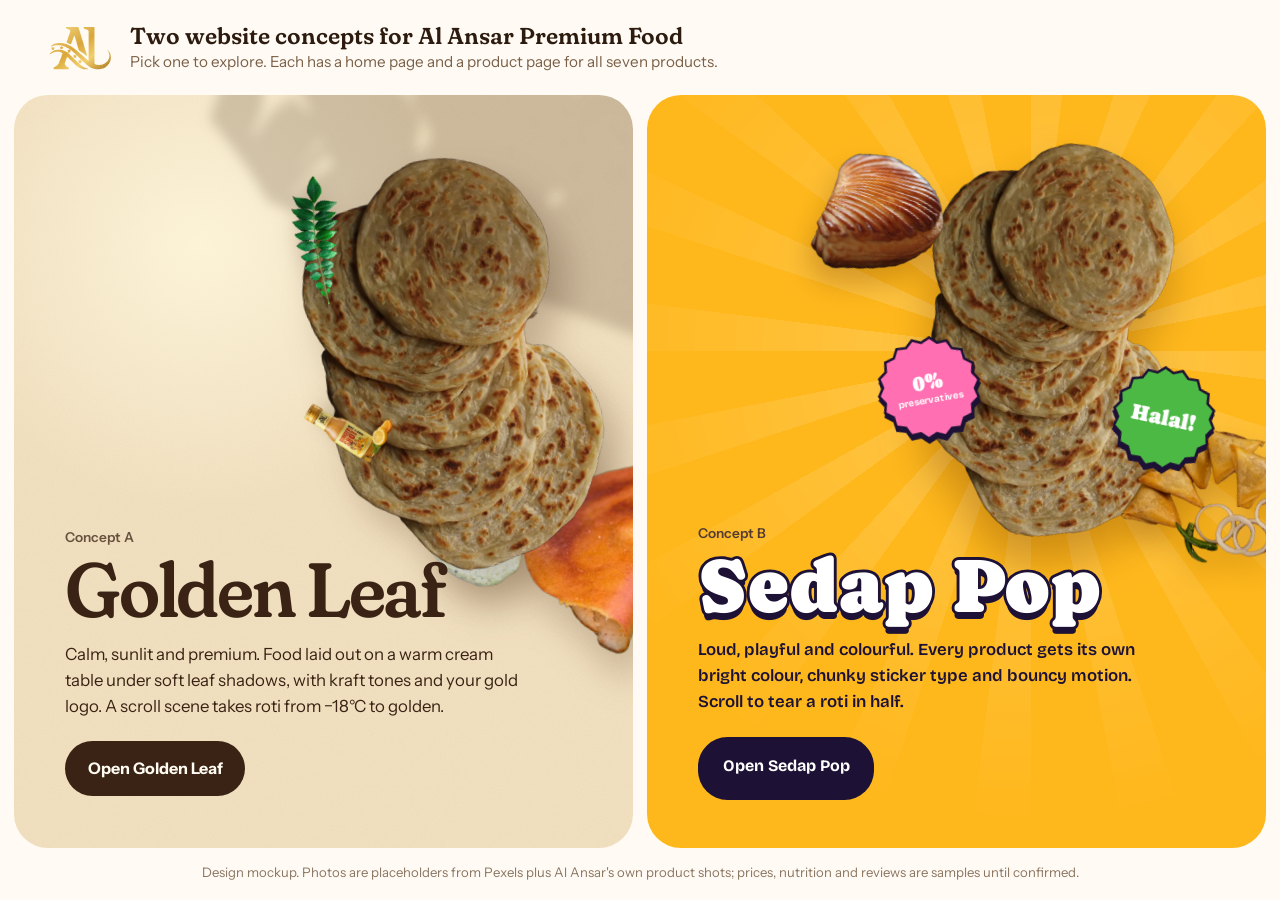
<file: index.html>
<!doctype html>
<html lang="en">
<head>
  <meta charset="utf-8">
  <meta name="viewport" content="width=device-width, initial-scale=1">
  <title>Al Ansar Premium Food | Website concepts</title>
  <meta name="description" content="Two website design concepts for Al Ansar Premium Food: Golden Leaf and Sedap Pop.">
  <meta name="robots" content="noindex">
  <link rel="icon" href="assets/img/brand/logo-mark.svg" type="image/svg+xml">
  <link rel="stylesheet" href="assets/fonts/fonts.css">
  <link rel="stylesheet" href="assets/css/launcher.css">
  <script>document.documentElement.classList.add(matchMedia("(prefers-reduced-motion: reduce)").matches ? "reduce-motion" : "motion");</script>
</head>
<body>
<script src="assets/js/icons.js"></script>

<header class="top">
  <svg class="top__mark" aria-hidden="true"><use href="#logo-mark"/></svg>
  <div>
    <h1>Two website concepts for Al Ansar Premium Food</h1>
    <p>Pick one to explore. Each has a home page and a product page for all seven products.</p>
  </div>
</header>

<main class="split">
  <a class="concept concept--a" href="golden-leaf.html">
    <img class="concept__shade" src="assets/img/decor/leaf-shadow.webp" alt="">
    <div class="concept__art" aria-hidden="true">
      <img class="a-thosai" src="assets/img/products/thosai-batter.webp" alt="">
      <img class="a-roti" src="assets/img/products/roti-canai.webp" alt="">
      <img class="a-leaf" src="assets/img/decor/curry-leaf.webp" alt="">
      <img class="a-bottle" src="assets/img/products/ginger-shot.webp" alt="">
    </div>
    <div class="concept__copy">
      <p class="concept__tag">Concept A</p>
      <h2>Golden Leaf</h2>
      <p>Calm, sunlit and premium. Food laid out on a warm cream table under soft leaf shadows, with kraft tones and your gold logo. A scroll scene takes roti from −18°C to golden.</p>
      <span class="concept__go">Open Golden Leaf</span>
    </div>
  </a>

  <a class="concept concept--b" href="sedap-pop.html">
    <div class="concept__rays" aria-hidden="true"></div>
    <div class="concept__art" aria-hidden="true">
      <img class="b-roti" src="assets/img/products/roti-canai.webp" alt="">
      <img class="b-samosa" src="assets/img/products/samosa-curry-puff.webp" alt="">
      <img class="b-puff" src="assets/img/products/extra/curry-puff-spiral.webp" alt="">
      <span class="b-sticker" style="--bg:#FF6FB1">0%<small>preservatives</small></span>
      <span class="b-sticker b-sticker--2" style="--bg:#4CB944">Halal!</span>
    </div>
    <div class="concept__copy">
      <p class="concept__tag">Concept B</p>
      <h2>Sedap Pop</h2>
      <p>Loud, playful and colourful. Every product gets its own bright colour, chunky sticker type and bouncy motion. Scroll to tear a roti in half.</p>
      <span class="concept__go">Open Sedap Pop</span>
    </div>
  </a>
</main>

<footer class="note">
  <p>Design mockup. Photos are placeholders from Pexels plus Al Ansar's own product shots; prices, nutrition and reviews are samples until confirmed.</p>
</footer>
</body>
</html>
</file>
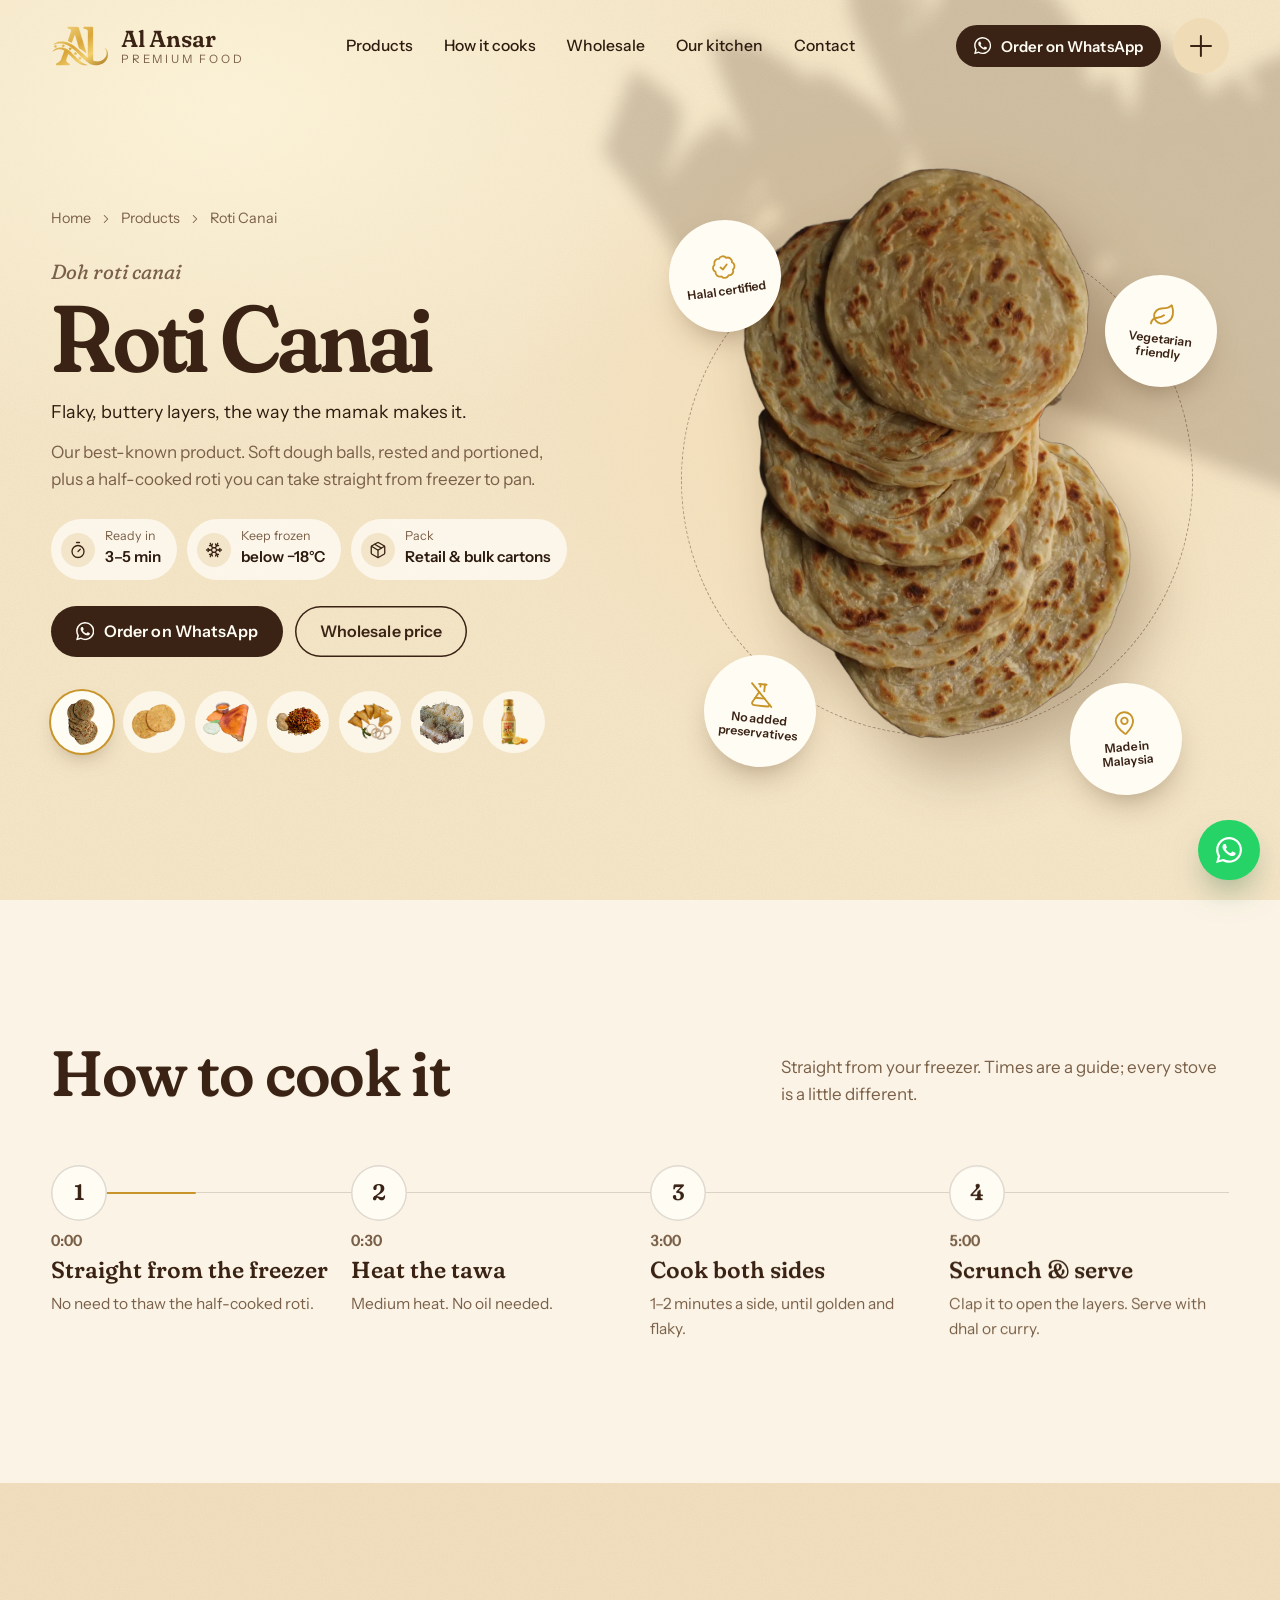
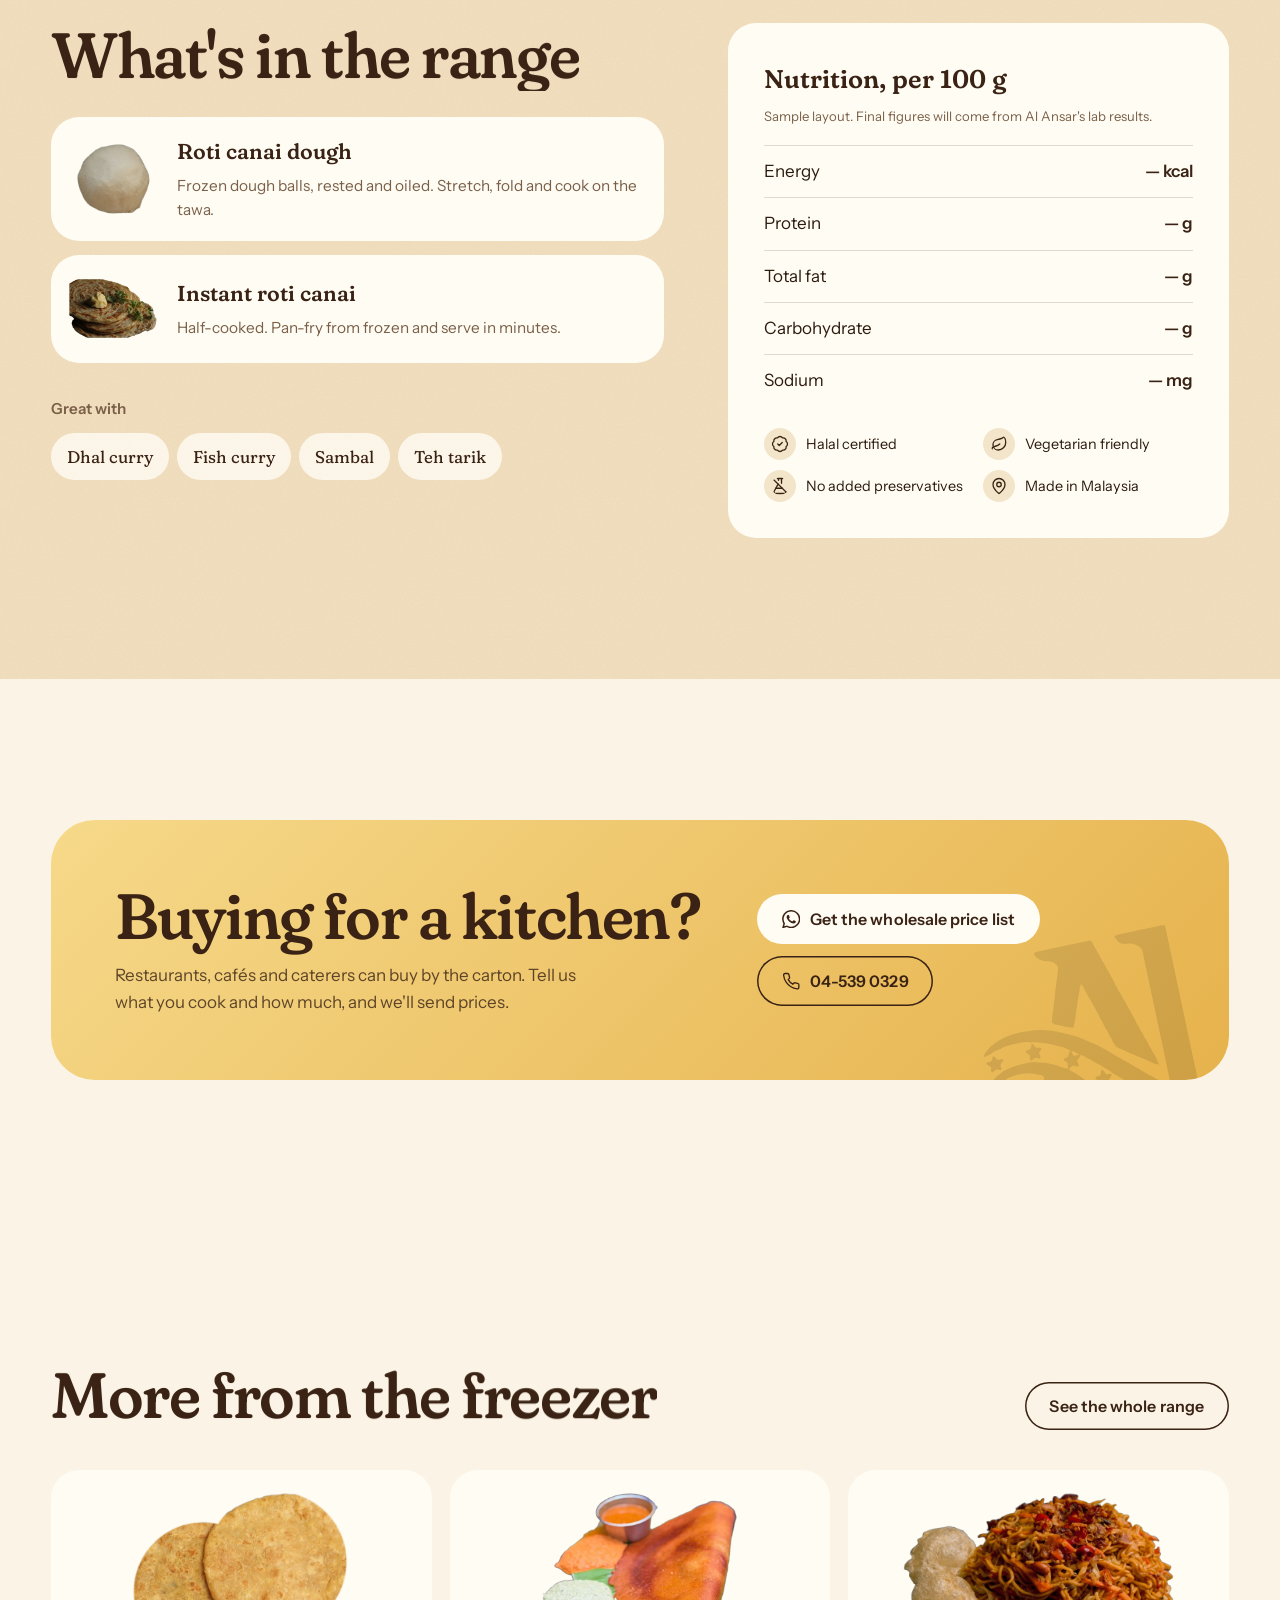
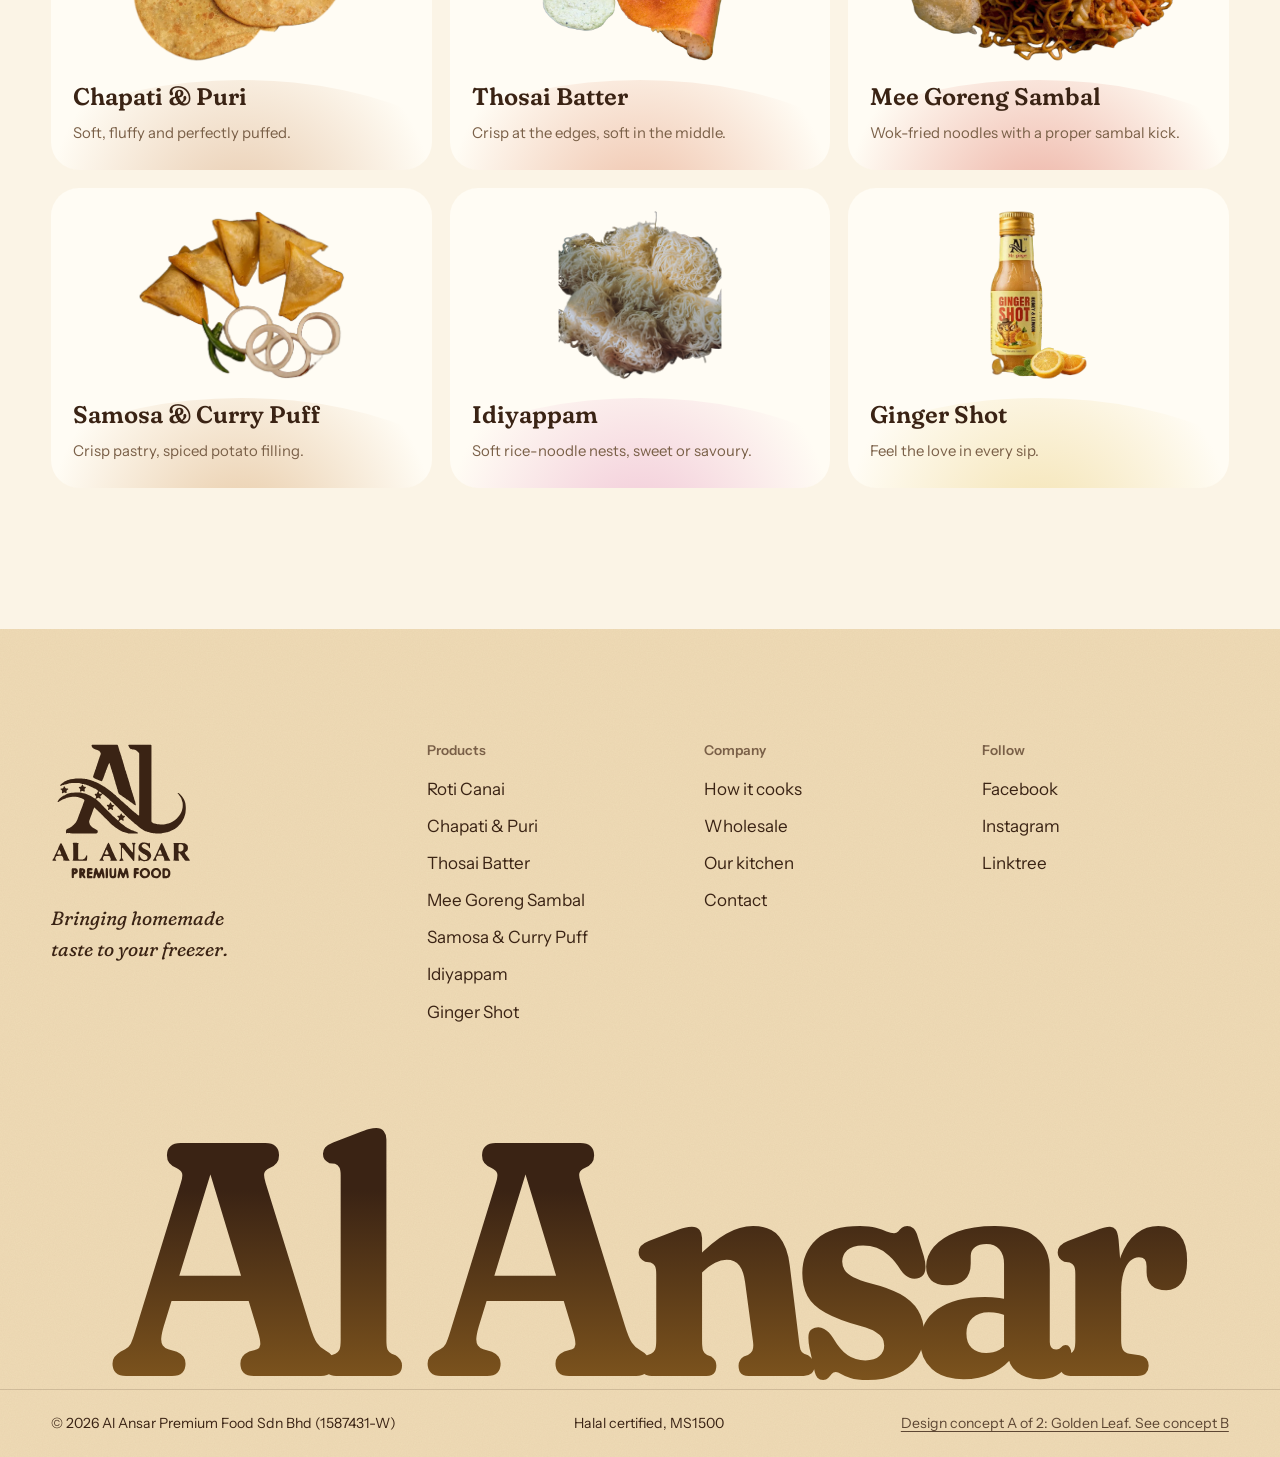
<file: golden-leaf-product.html>
<!doctype html>
<html lang="en">
<head>
  <meta charset="utf-8">
  <meta name="viewport" content="width=device-width, initial-scale=1">
  <title>Roti Canai | Al Ansar Premium Food</title>
  <meta name="description" content="Halal frozen food from Al Ansar Premium Food, Penang. How to cook it, what's in the pack, and how to order.">
  <meta name="theme-color" content="#F6E7C9">
  <link rel="icon" href="assets/img/brand/logo-mark.svg" type="image/svg+xml">
  <link rel="stylesheet" href="assets/fonts/fonts.css">
  <link rel="stylesheet" href="assets/css/golden-leaf.css">
  <script>document.documentElement.classList.add(matchMedia("(prefers-reduced-motion: reduce)").matches ? "reduce-motion" : "motion");</script>
</head>
<body class="gl gl-product">
<script src="assets/js/icons.js"></script>
<a class="skip" href="#main">Skip to content</a>

<header class="nav" data-nav>
  <a class="nav__brand" href="golden-leaf.html" aria-label="Al Ansar Premium Food, home">
    <svg class="nav__mark" aria-hidden="true"><use href="#logo-mark"/></svg>
    <span class="nav__word"><span class="nav__name">Al Ansar</span><span class="nav__sub">Premium Food</span></span>
  </a>
  <nav class="nav__links" aria-label="Main">
    <a href="golden-leaf.html#range">Products</a>
    <a href="#cook">How it cooks</a>
    <a href="golden-leaf.html#wholesale">Wholesale</a>
    <a href="golden-leaf.html#kitchen">Our kitchen</a>
    <a href="golden-leaf.html#contact">Contact</a>
  </nav>
  <div class="nav__actions">
    <a class="btn btn--solid btn--sm nav__order" data-order><svg class="icon" aria-hidden="true"><use href="#i-whatsapp"/></svg><span>Order on WhatsApp</span></a>
    <button class="menu-btn" type="button" aria-expanded="false" aria-controls="menu" aria-label="Open menu"><span></span><span></span></button>
  </div>
</header>

<div class="menu" id="menu" aria-hidden="true">
  <div class="menu__inner">
    <nav class="menu__links" aria-label="Menu">
      <a href="golden-leaf.html">Home</a>
      <a href="golden-leaf.html#range">Products</a>
      <a href="#cook">How it cooks</a>
      <a href="golden-leaf.html#wholesale">Wholesale</a>
      <a href="golden-leaf.html#contact">Contact</a>
    </nav>
    <div class="menu__foot">
      <a data-wa="Hi Al Ansar!"><svg class="icon" aria-hidden="true"><use href="#i-whatsapp"/></svg><span data-c="phoneDisplay"></span></a>
      <a data-mail><svg class="icon" aria-hidden="true"><use href="#i-mail"/></svg><span data-c="email"></span></a>
      <div class="menu__social">
        <a data-social="facebook" aria-label="Facebook"><svg class="icon" aria-hidden="true"><use href="#i-facebook"/></svg></a>
        <a data-social="instagram" aria-label="Instagram"><svg class="icon" aria-hidden="true"><use href="#i-instagram"/></svg></a>
        <a data-social="linktree" aria-label="Linktree"><svg class="icon" aria-hidden="true"><use href="#i-linktree"/></svg></a>
      </div>
    </div>
  </div>
</div>

<main id="main">
  <section class="pp-hero" data-pp>
    <img class="pp-hero__shade" src="assets/img/decor/leaf-shadow.webp" alt="" aria-hidden="true">
    <div class="pp-copy">
      <nav class="pp-crumb" aria-label="Breadcrumb">
        <a href="golden-leaf.html">Home</a><svg class="icon" aria-hidden="true"><use href="#i-chevron-right"/></svg>
        <a href="golden-leaf.html#range">Products</a><svg class="icon" aria-hidden="true"><use href="#i-chevron-right"/></svg>
        <span data-f="name" aria-current="page"></span>
      </nav>
      <p class="pp-local" data-f="local"></p>
      <h1 class="pp-title" data-f="name"></h1>
      <p class="pp-tagline" data-f="tagline"></p>
      <p class="pp-intro" data-f="intro"></p>
      <ul class="pp-facts" data-facts></ul>
      <p class="pp-price" data-price></p>
      <div class="pp-ctas">
        <a class="btn btn--solid" data-order><svg class="icon" aria-hidden="true"><use href="#i-whatsapp"/></svg>Order on WhatsApp</a>
        <a class="btn btn--ghost" data-wholesale>Wholesale price</a>
      </div>
      <div class="pp-switch" data-switch aria-label="Switch product"></div>
    </div>
    <div class="pp-stage" aria-hidden="true">
      <div class="pp-stage__ring"></div>
      <img class="pp-stage__img" alt="">
      <div data-seals></div>
    </div>
  </section>

  <section class="pp-cook sec" id="cook" aria-labelledby="cook-title">
    <div class="wrap">
      <div class="pp-cook__head">
        <h2 id="cook-title" class="h2">How to cook it</h2>
        <p>Straight from your freezer. Times are a guide; every stove is a little different.</p>
      </div>
      <ol class="pp-steps" data-steps></ol>
    </div>
  </section>

  <section class="pp-details sec" aria-labelledby="pack-title">
    <div class="wrap pp-details__grid">
      <div>
        <h2 id="pack-title" class="h2">What's in the range</h2>
        <div class="pp-variants" data-variants></div>
        <div class="pp-pairs">
          <h3>Great with</h3>
          <ul data-pairs></ul>
        </div>
      </div>
      <aside class="pp-nutri" aria-labelledby="nutri-title">
        <h3 id="nutri-title">Nutrition, per 100 g</h3>
        <p class="note">Sample layout. Final figures will come from Al Ansar's lab results.</p>
        <dl data-nutri></dl>
        <ul class="pp-badges" data-badges></ul>
      </aside>
    </div>
  </section>

  <section class="pp-band sec" aria-labelledby="band-title">
    <div class="wrap">
      <div class="pp-band__card">
        <div>
          <h2 id="band-title" class="h2">Buying for a kitchen?</h2>
          <p>Restaurants, cafés and caterers can buy by the carton. Tell us what you cook and how much, and we'll send prices.</p>
        </div>
        <div class="pp-band__ctas">
          <a class="btn btn--paper" data-wholesale><svg class="icon" aria-hidden="true"><use href="#i-whatsapp"/></svg>Get the wholesale price list</a>
          <a class="btn btn--ghost pp-band__call" data-tel="2"><svg class="icon" aria-hidden="true"><use href="#i-phone"/></svg><span data-c="phone2Display"></span></a>
        </div>
        <img src="assets/img/brand/logo-mark.svg" alt="" aria-hidden="true">
      </div>
    </div>
  </section>

  <section class="pp-more sec" aria-labelledby="more-title">
    <div class="wrap">
      <div class="pp-more__head">
        <h2 id="more-title" class="h2">More from the freezer</h2>
        <a class="btn btn--ghost" href="golden-leaf.html#range">See the whole range</a>
      </div>
      <div class="pp-more__list" data-more></div>
    </div>
  </section>
</main>

<footer class="footer">
  <div class="wrap footer__top">
    <div class="footer__brand">
      <svg class="footer__logo" viewBox="0 0 1272 1228" aria-label="Al Ansar Premium Food" role="img"><use href="#logo-full"/></svg>
      <p>Bringing homemade taste to your freezer.</p>
    </div>
    <nav class="footer__col" aria-label="Products" data-footer-products><h3>Products</h3></nav>
    <nav class="footer__col" aria-label="Company">
      <h3>Company</h3>
      <a href="golden-leaf.html#thaw">How it cooks</a><a href="golden-leaf.html#wholesale">Wholesale</a><a href="golden-leaf.html#kitchen">Our kitchen</a><a href="golden-leaf.html#contact">Contact</a>
    </nav>
    <nav class="footer__col" aria-label="Follow us">
      <h3>Follow</h3>
      <a data-social="facebook">Facebook</a><a data-social="instagram">Instagram</a><a data-social="linktree">Linktree</a>
    </nav>
  </div>
  <p class="footer__giant" aria-hidden="true">Al Ansar</p>
  <div class="wrap footer__bottom">
    <span>© <span data-year></span> Al Ansar Premium Food Sdn Bhd (1587431-W)</span>
    <span>Halal certified, MS1500</span>
    <a class="footer__concept" href="index.html">Design concept A of 2: Golden Leaf. See concept B</a>
  </div>
</footer>

<a class="wa-float" data-order aria-label="Order this product on WhatsApp"><svg class="icon" aria-hidden="true"><use href="#i-whatsapp"/></svg><span>Chat with us</span></a>

<script src="assets/js/vendor/gsap.min.js"></script>
<script src="assets/js/vendor/ScrollTrigger.min.js"></script>
<script src="assets/js/vendor/SplitText.min.js"></script>
<script src="assets/js/vendor/lenis.min.js"></script>
<script src="assets/js/data/products.js"></script>
<script src="assets/js/core.js"></script>
<script src="assets/js/golden-leaf-product.js"></script>
</body>
</html>
</file>
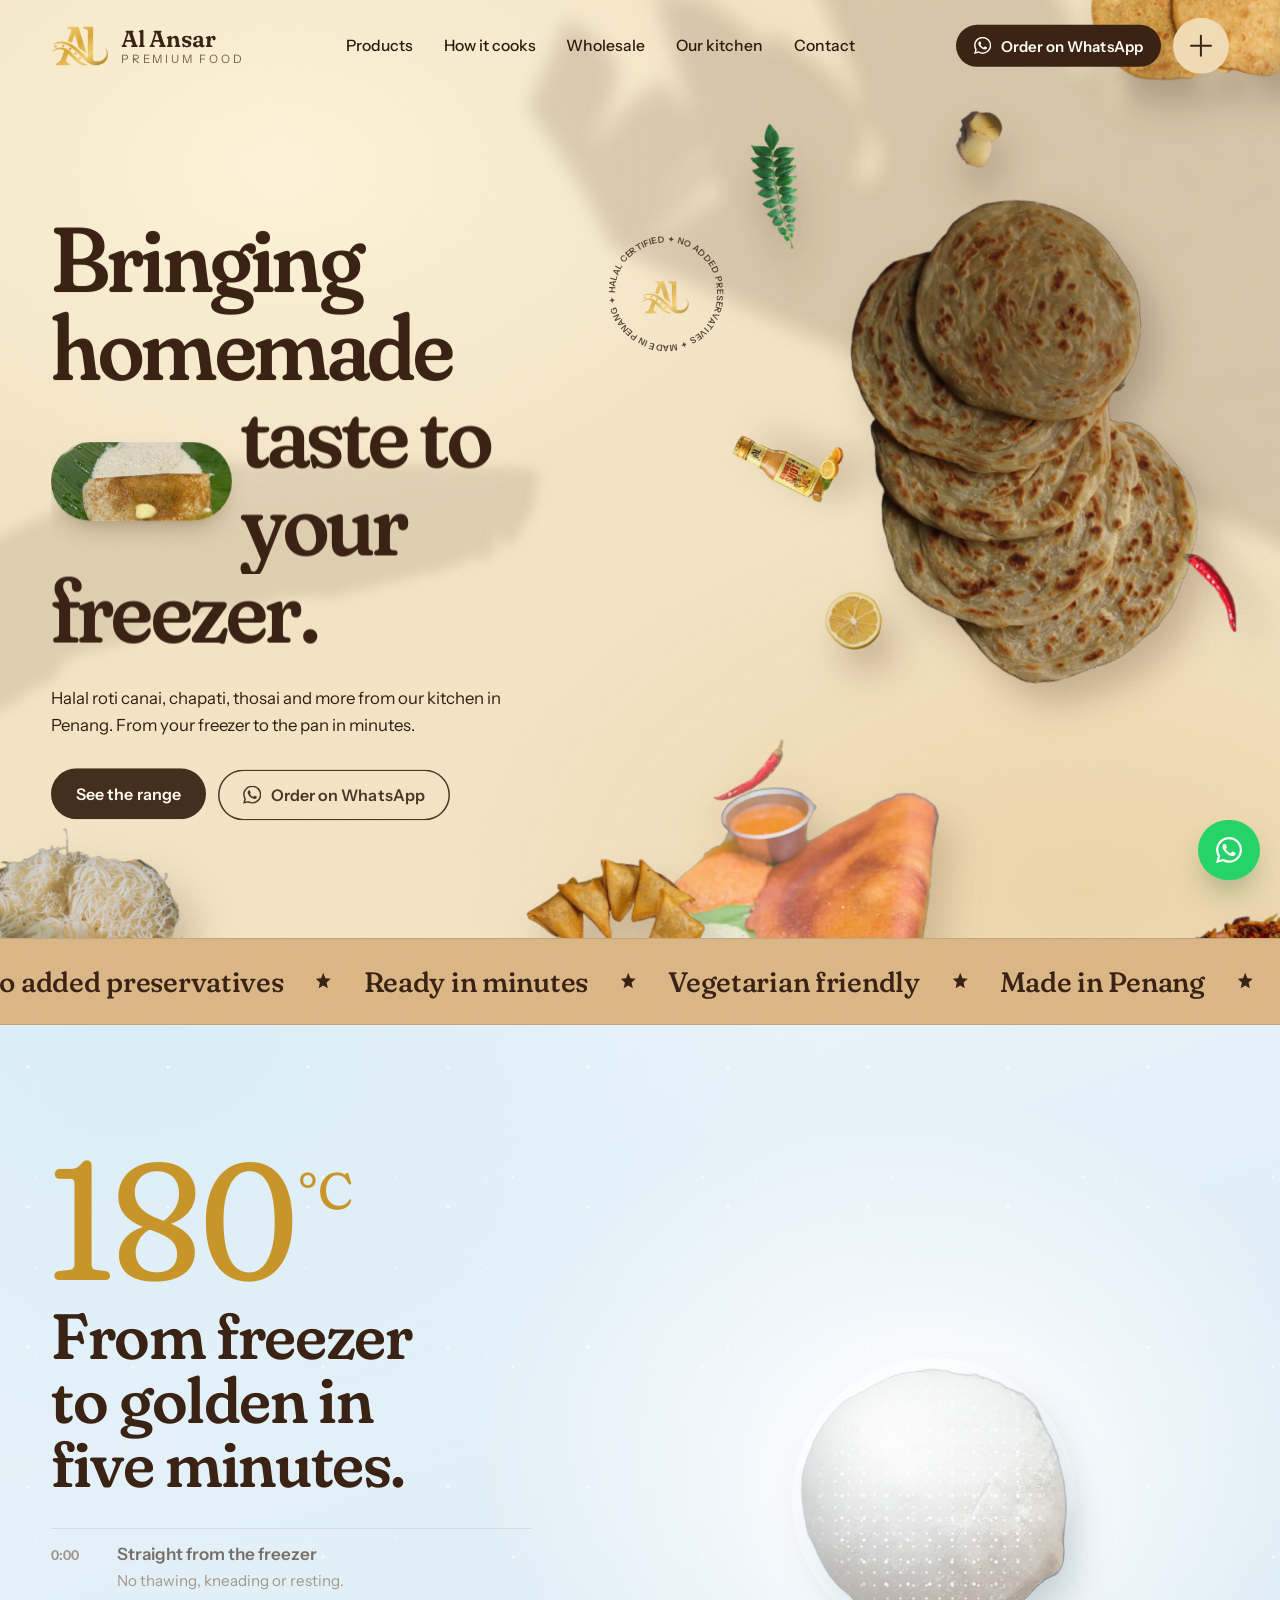
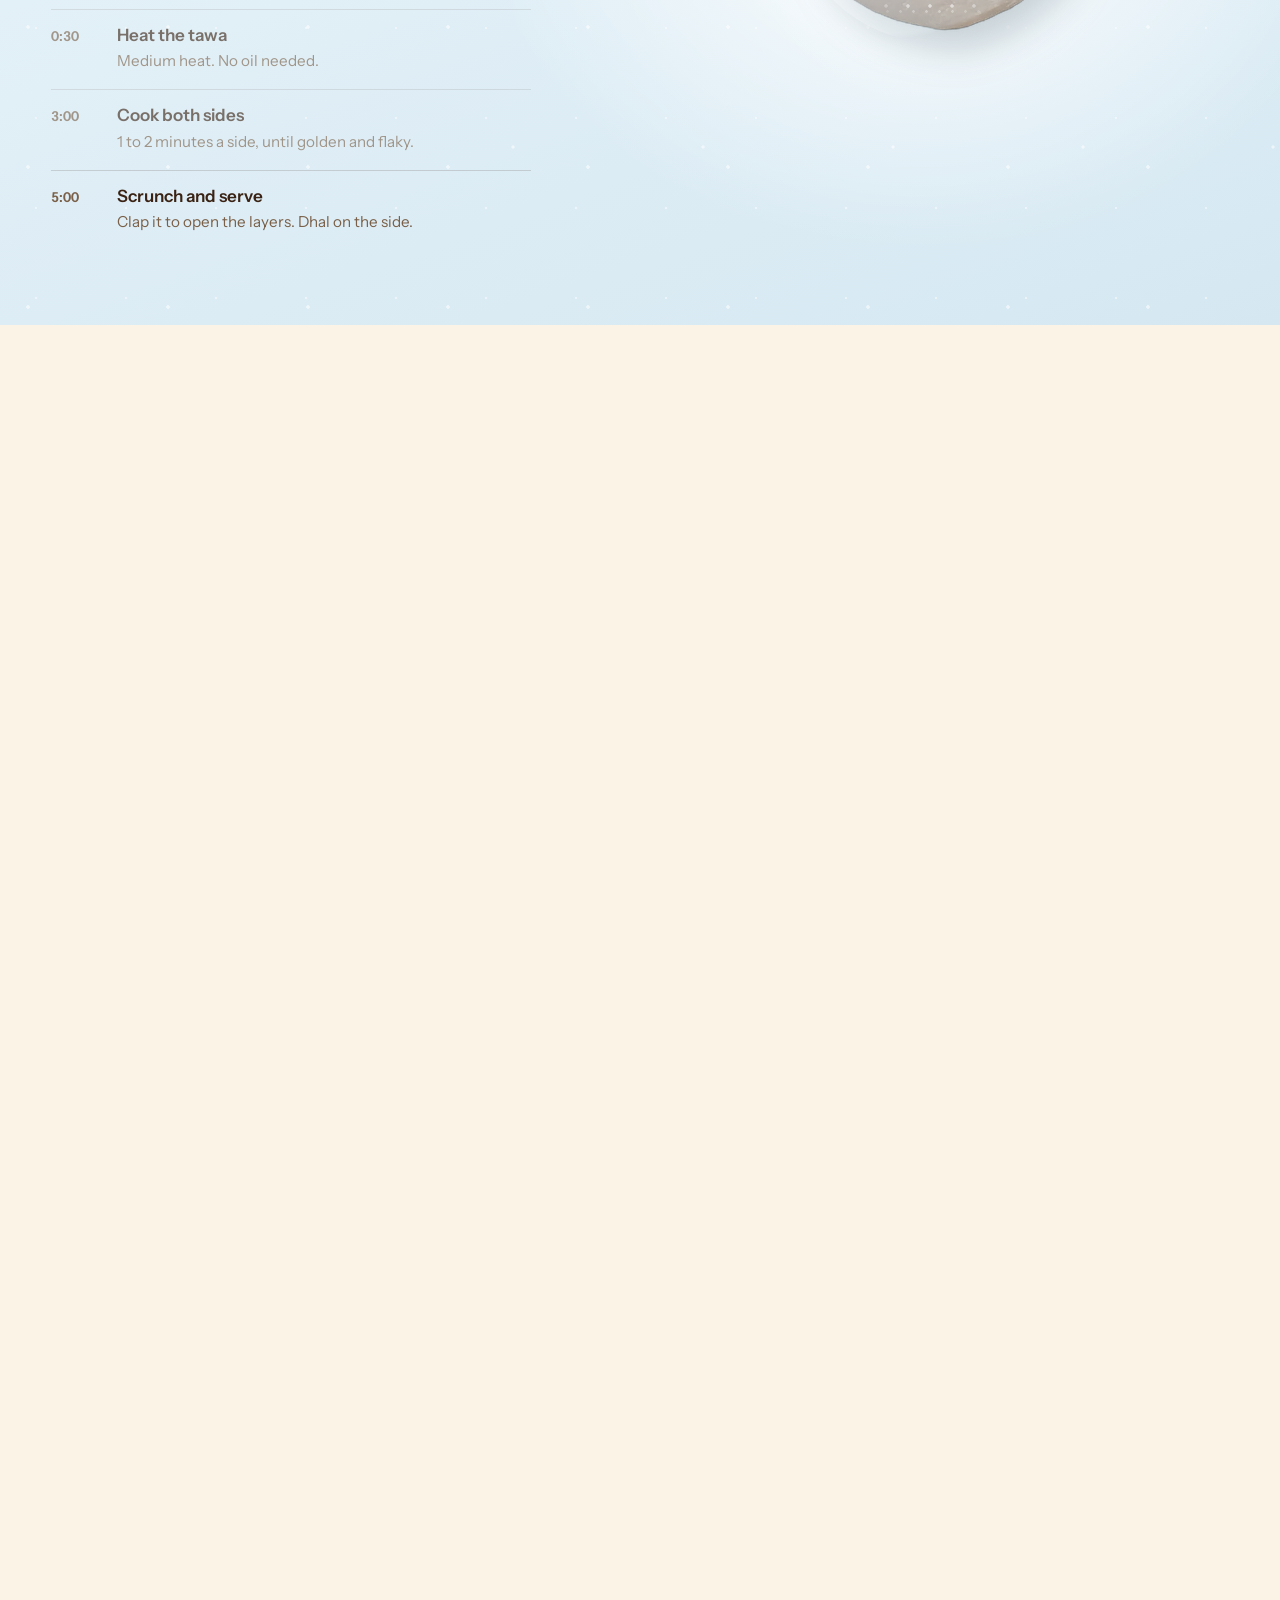
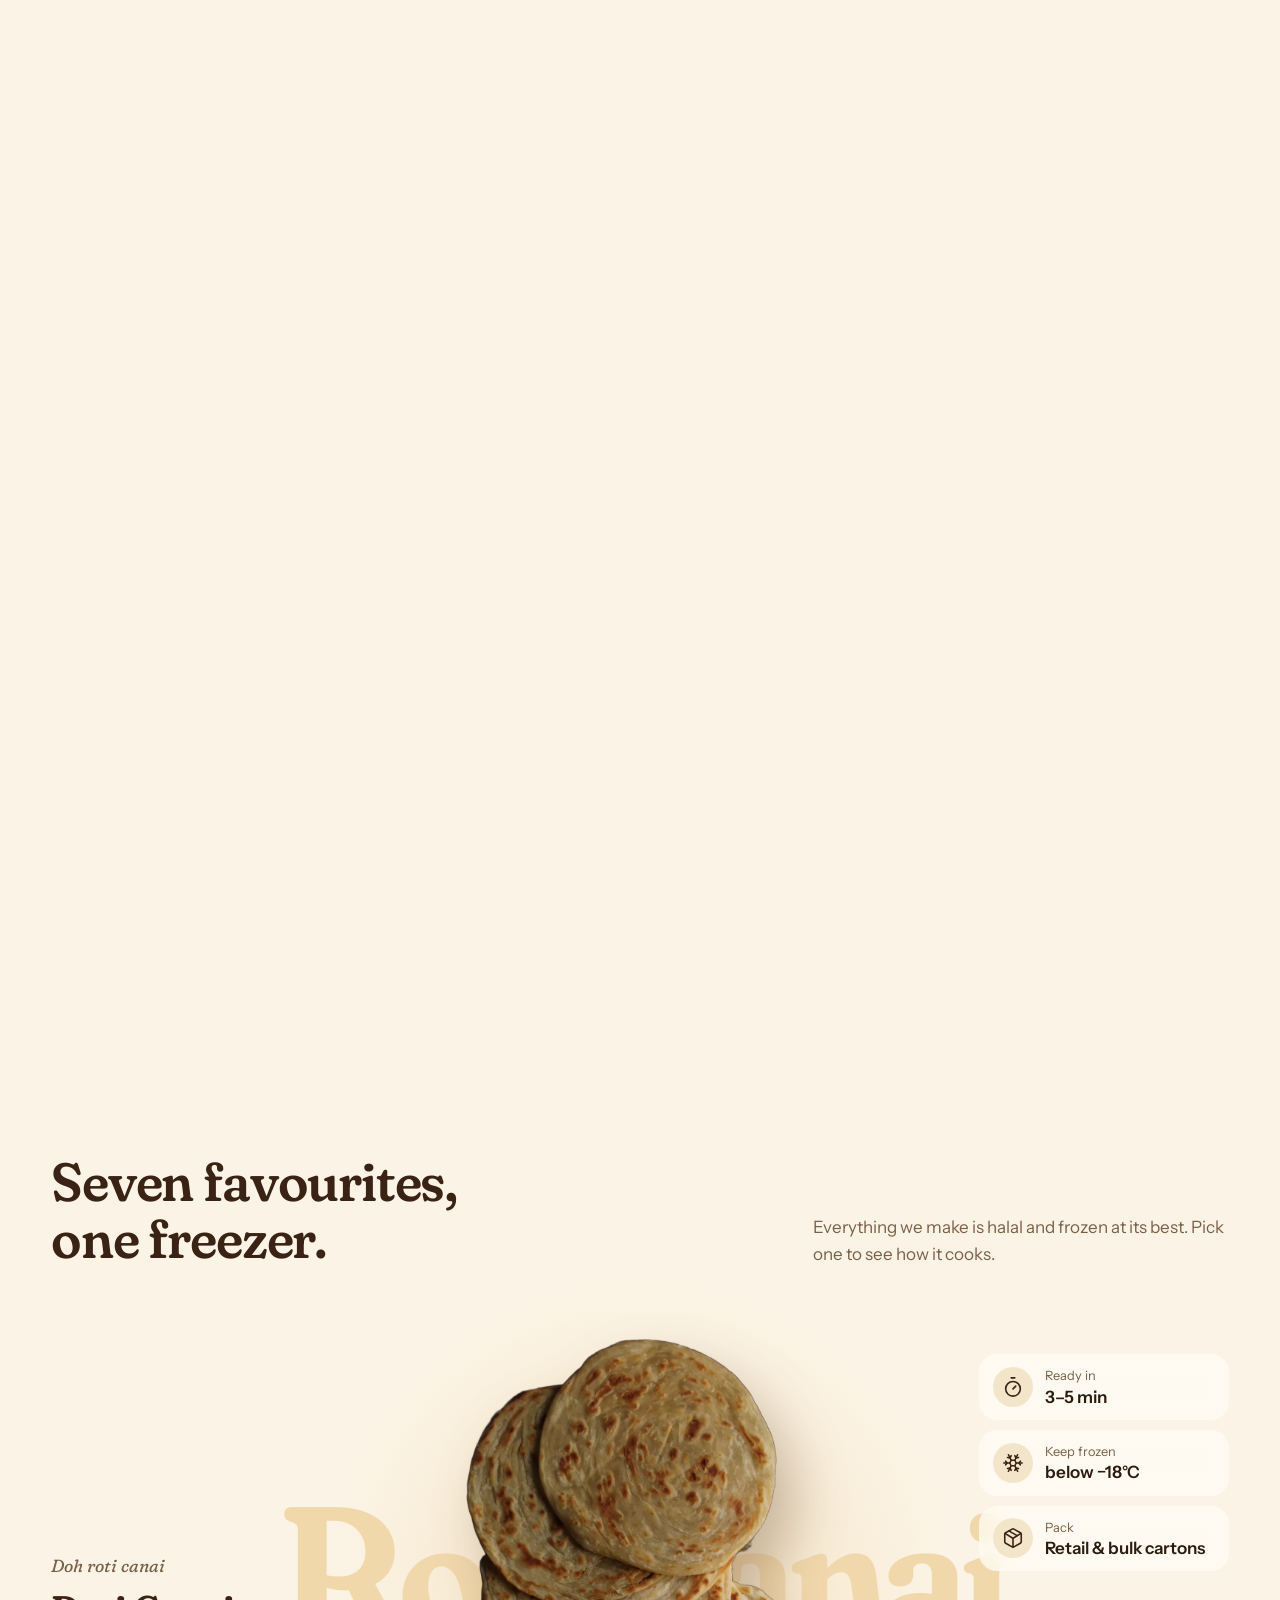
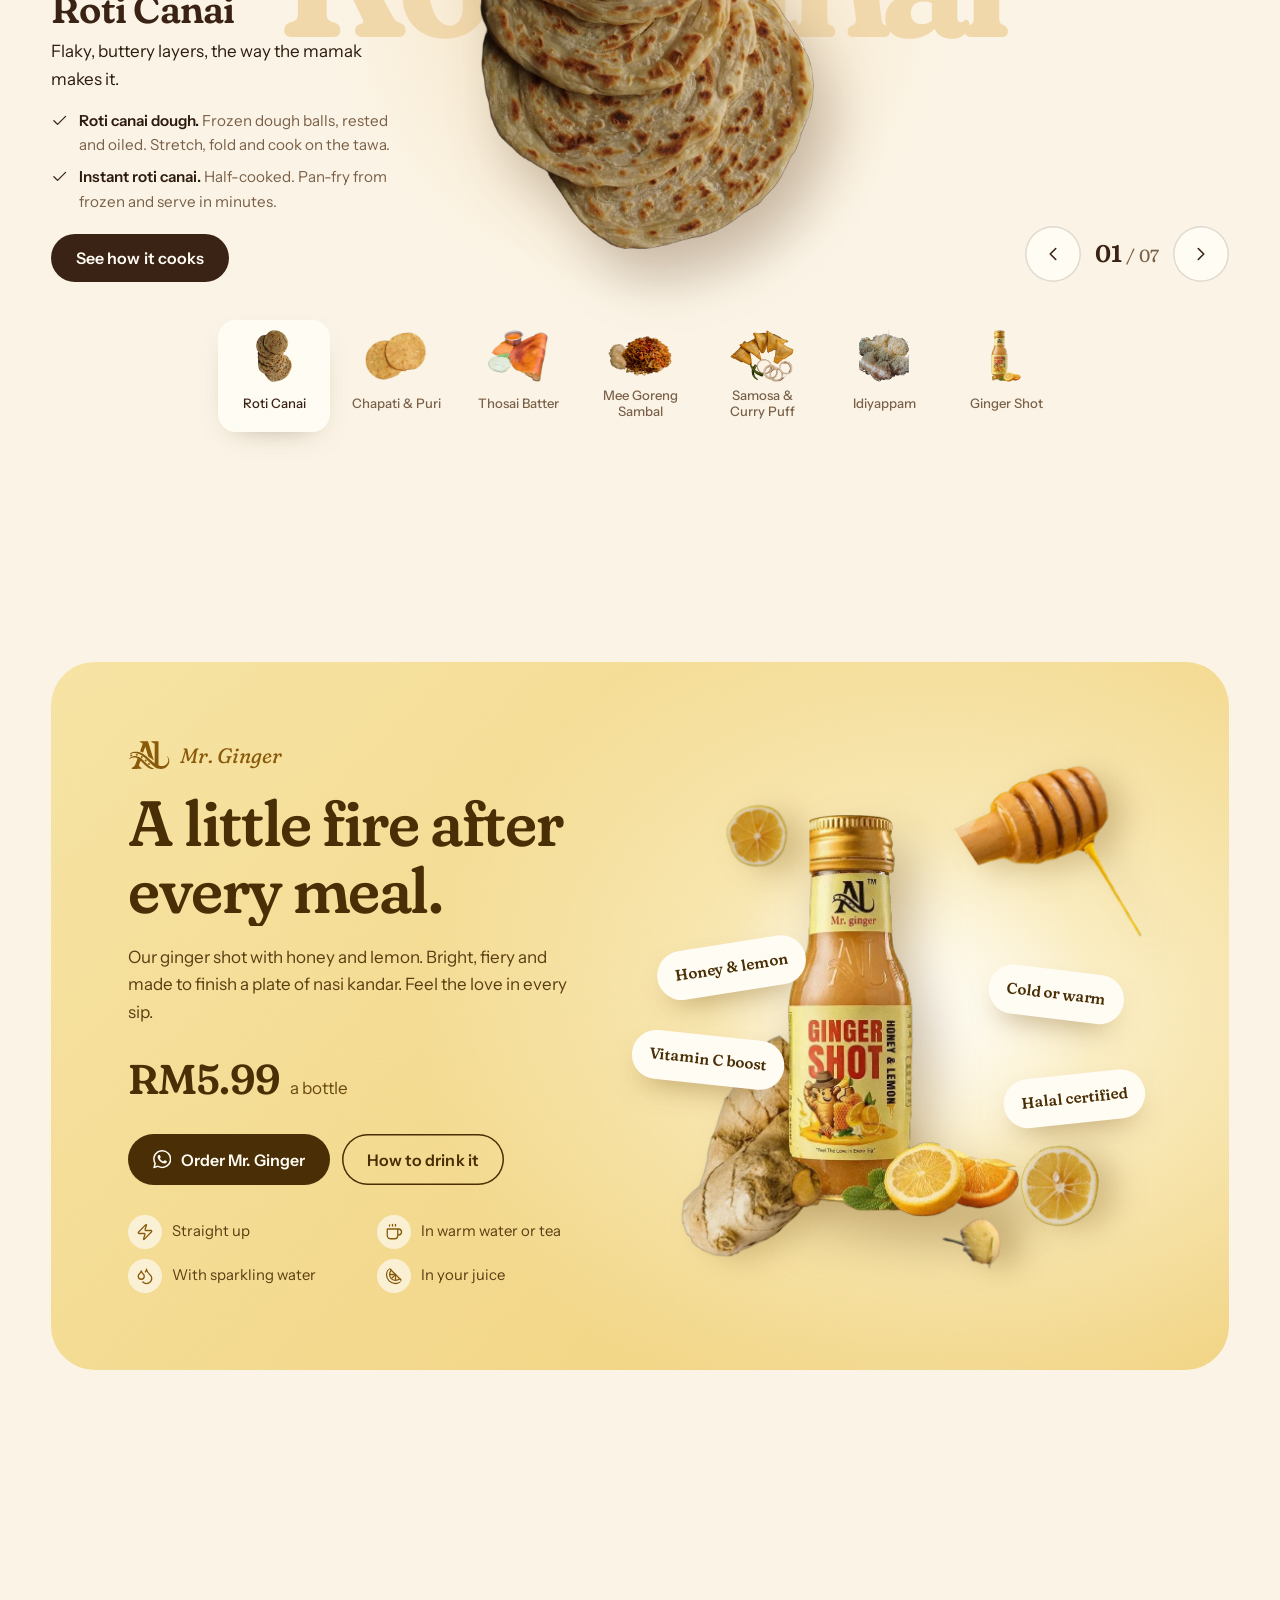
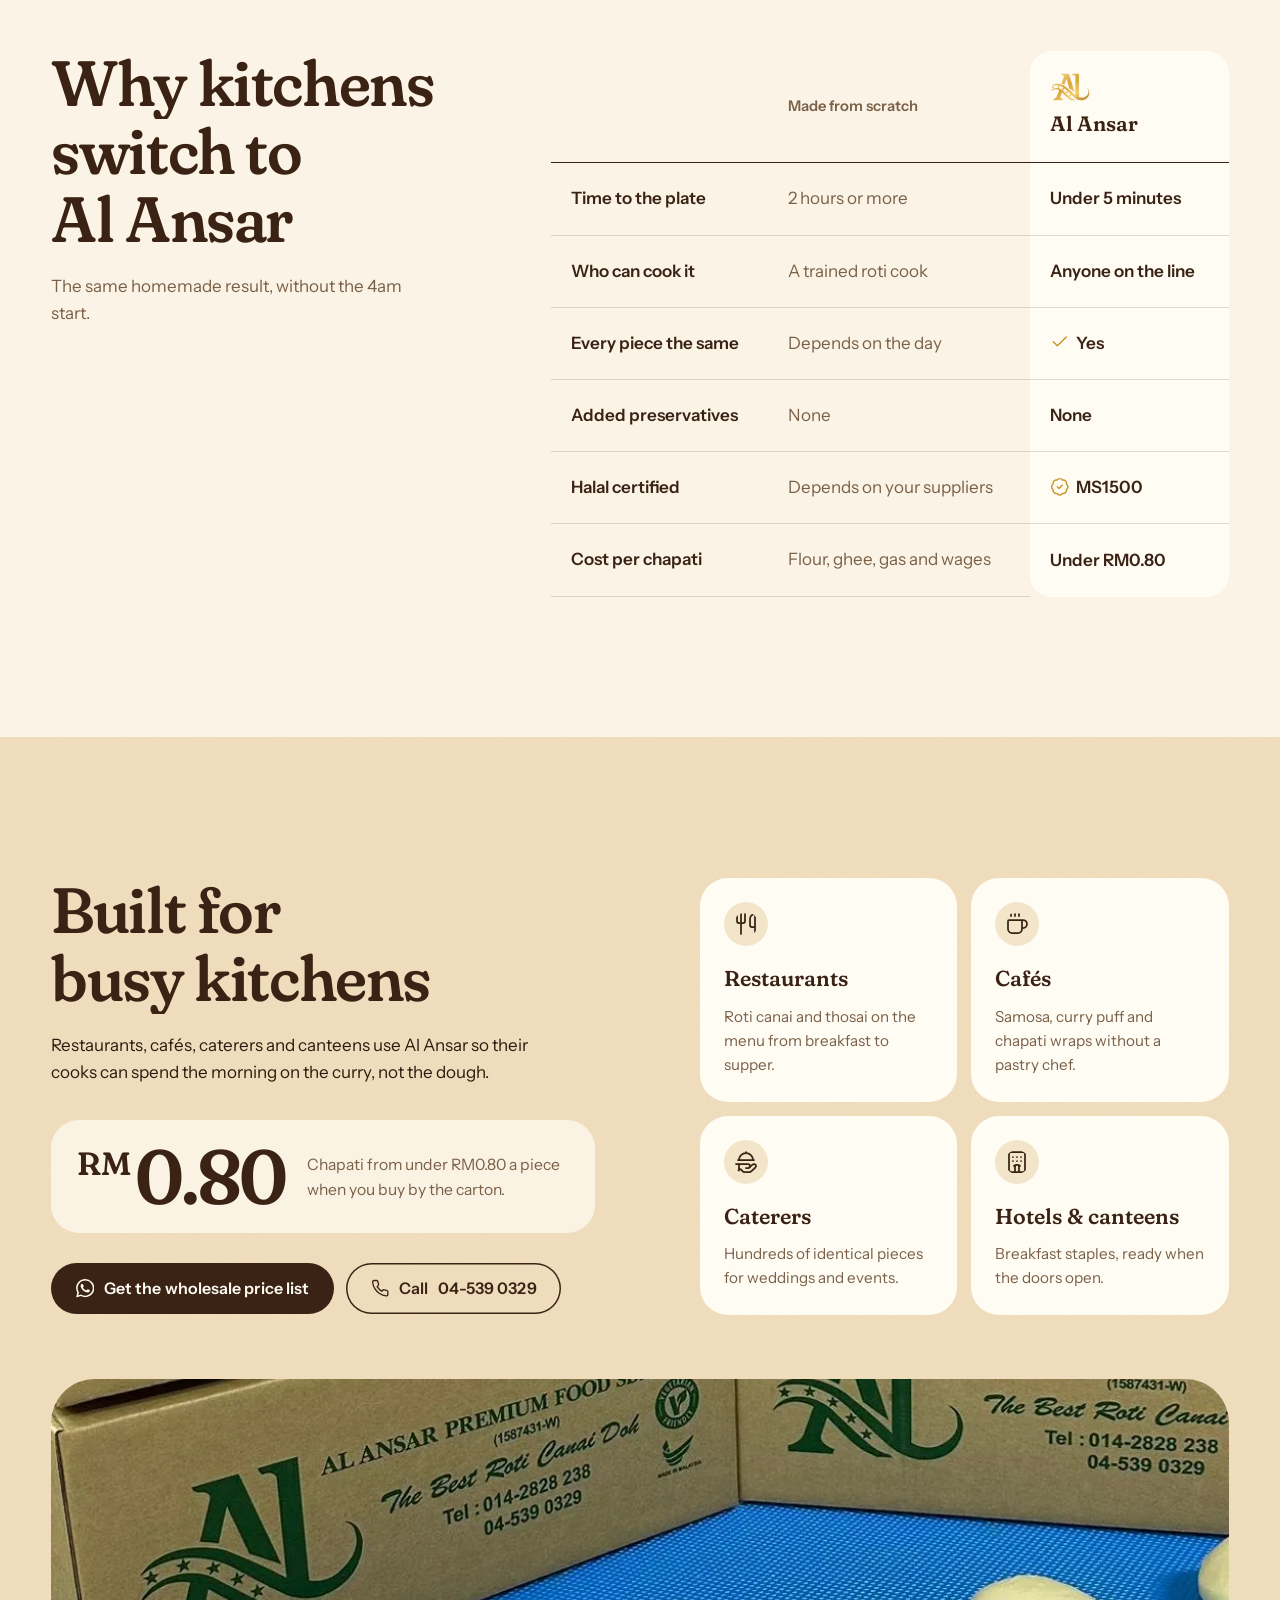
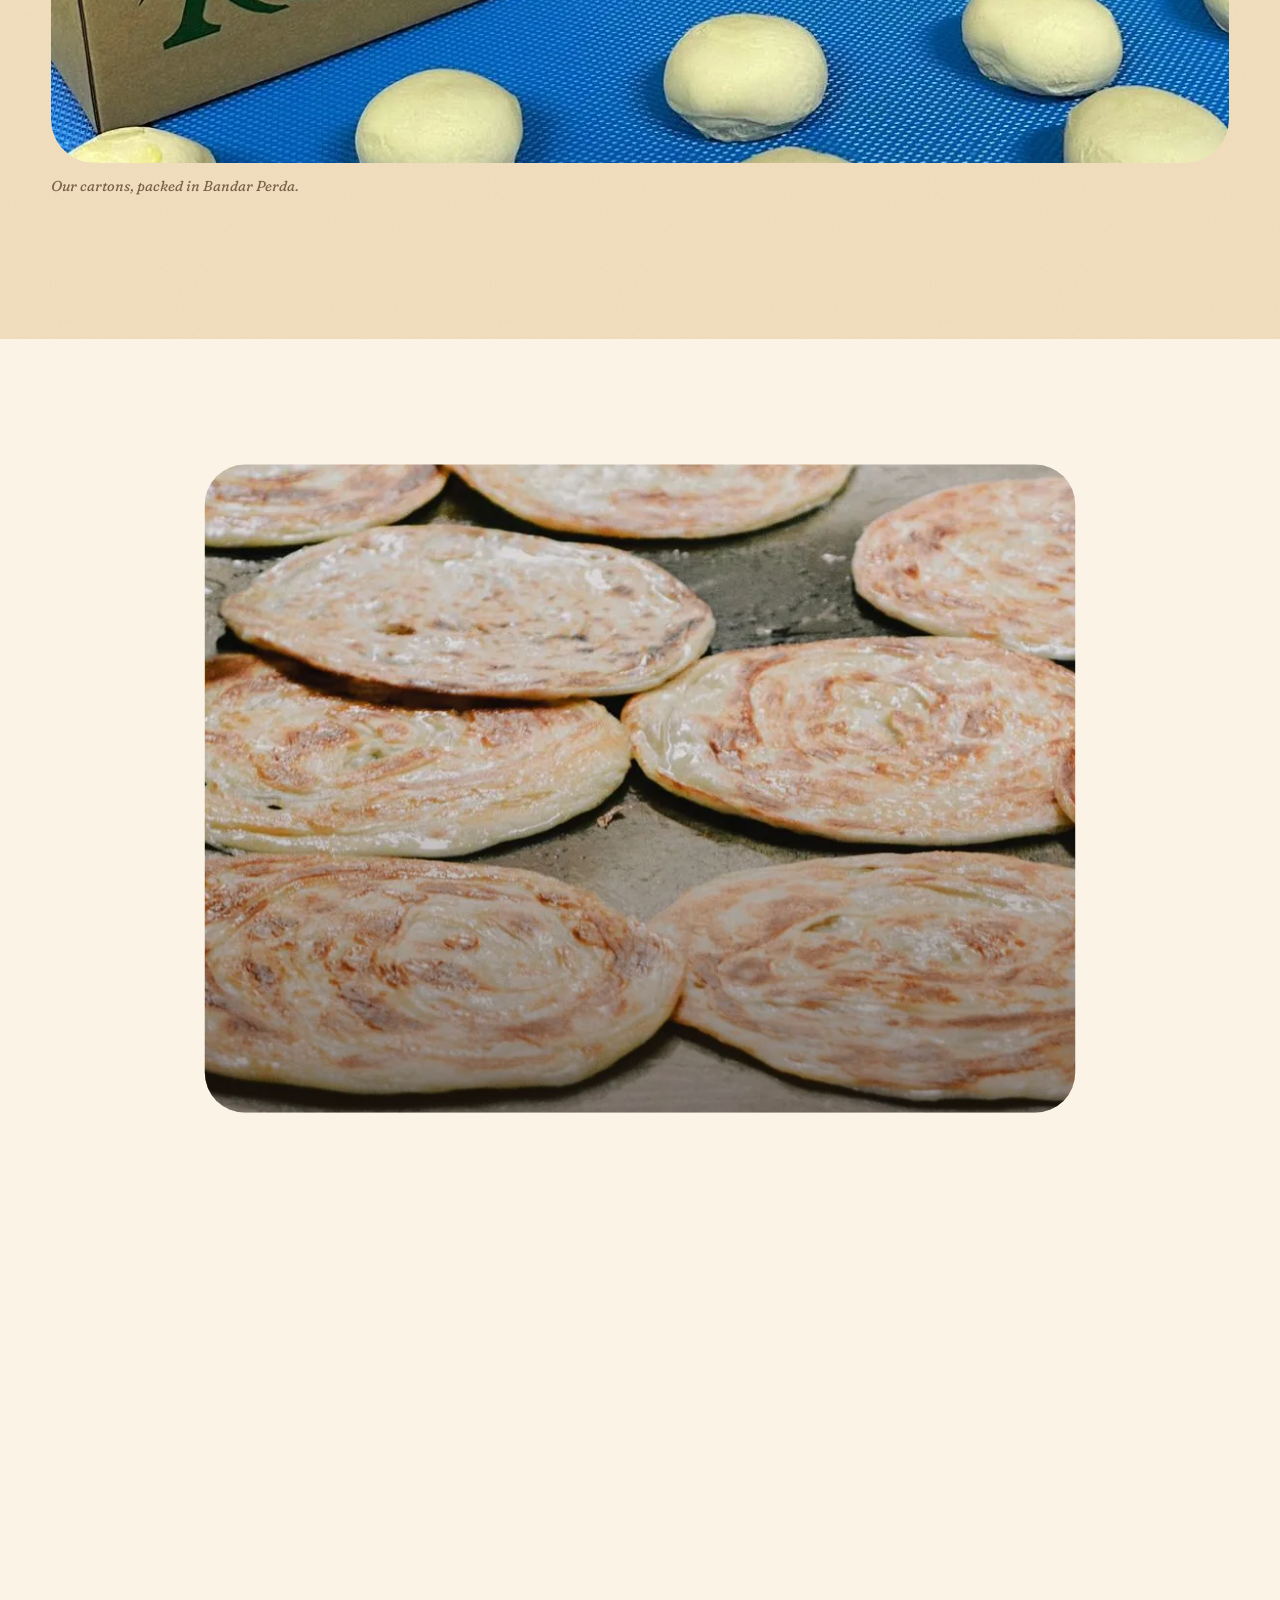
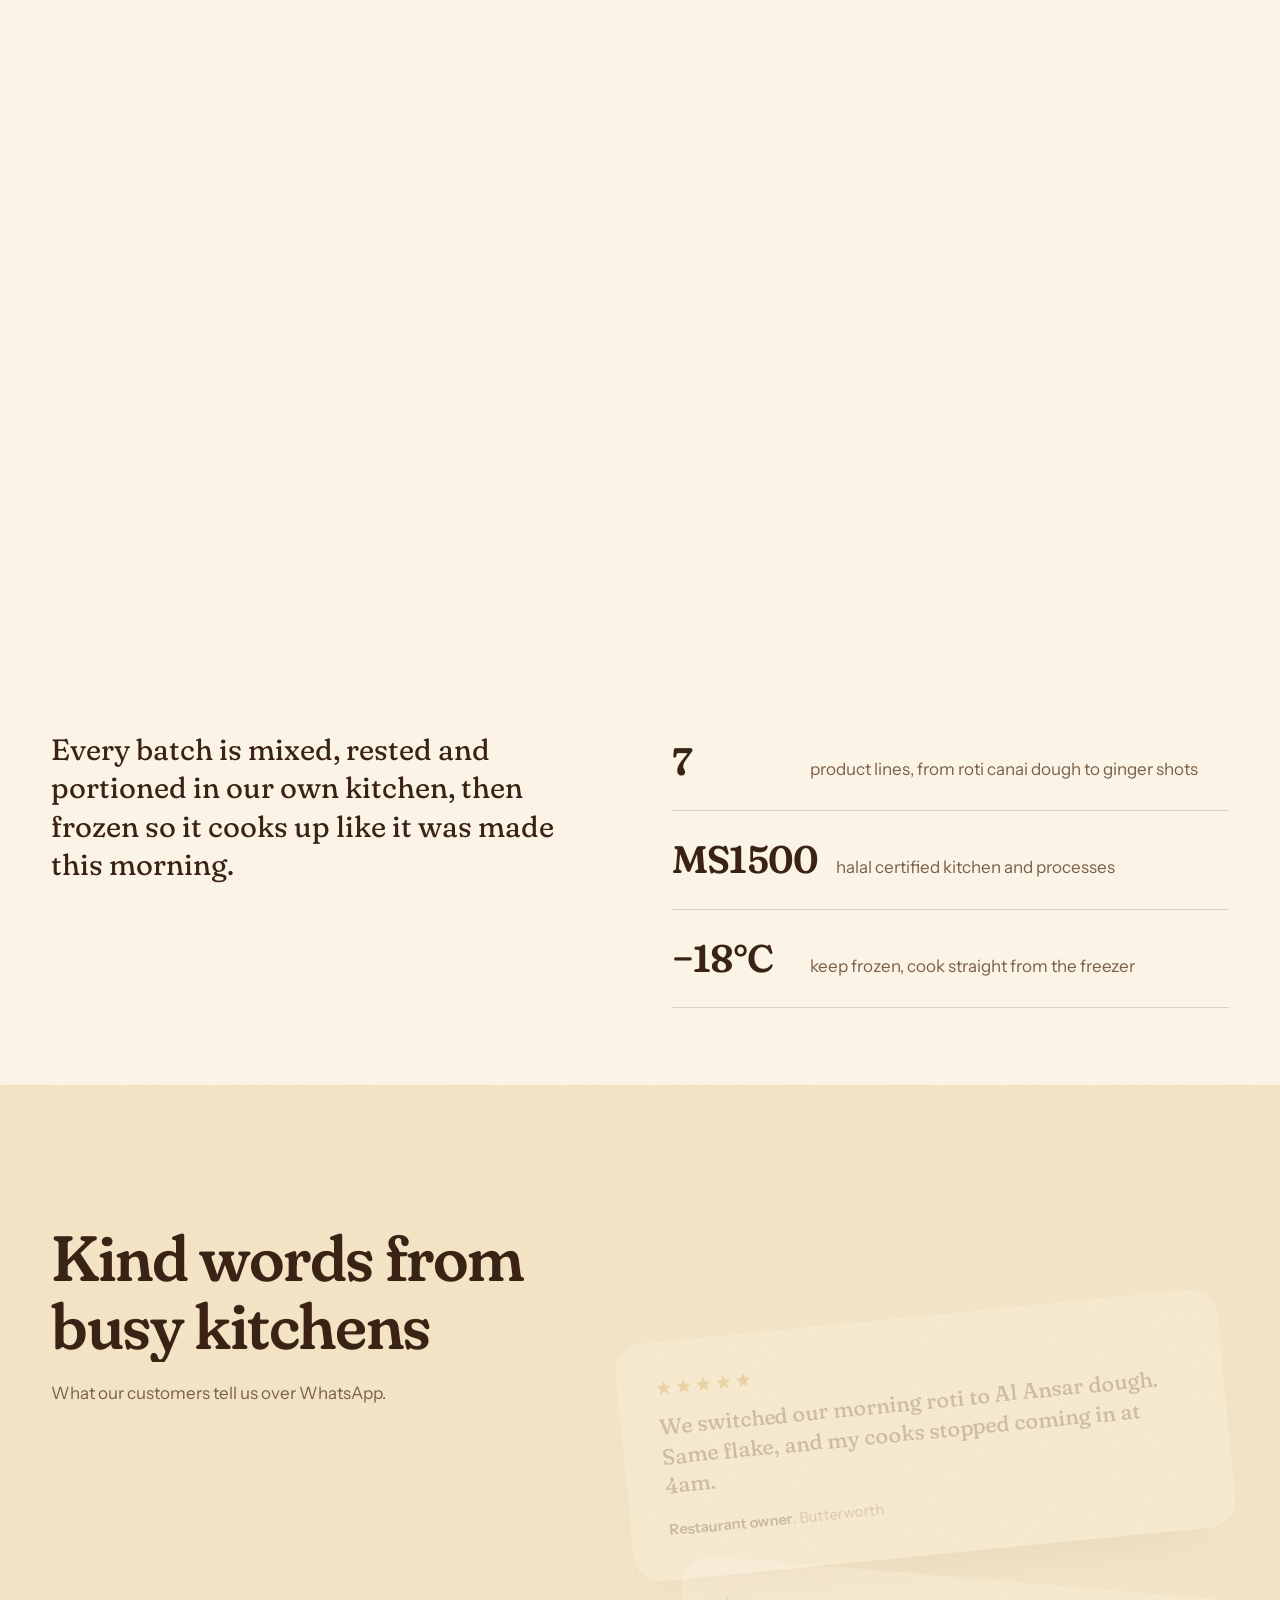
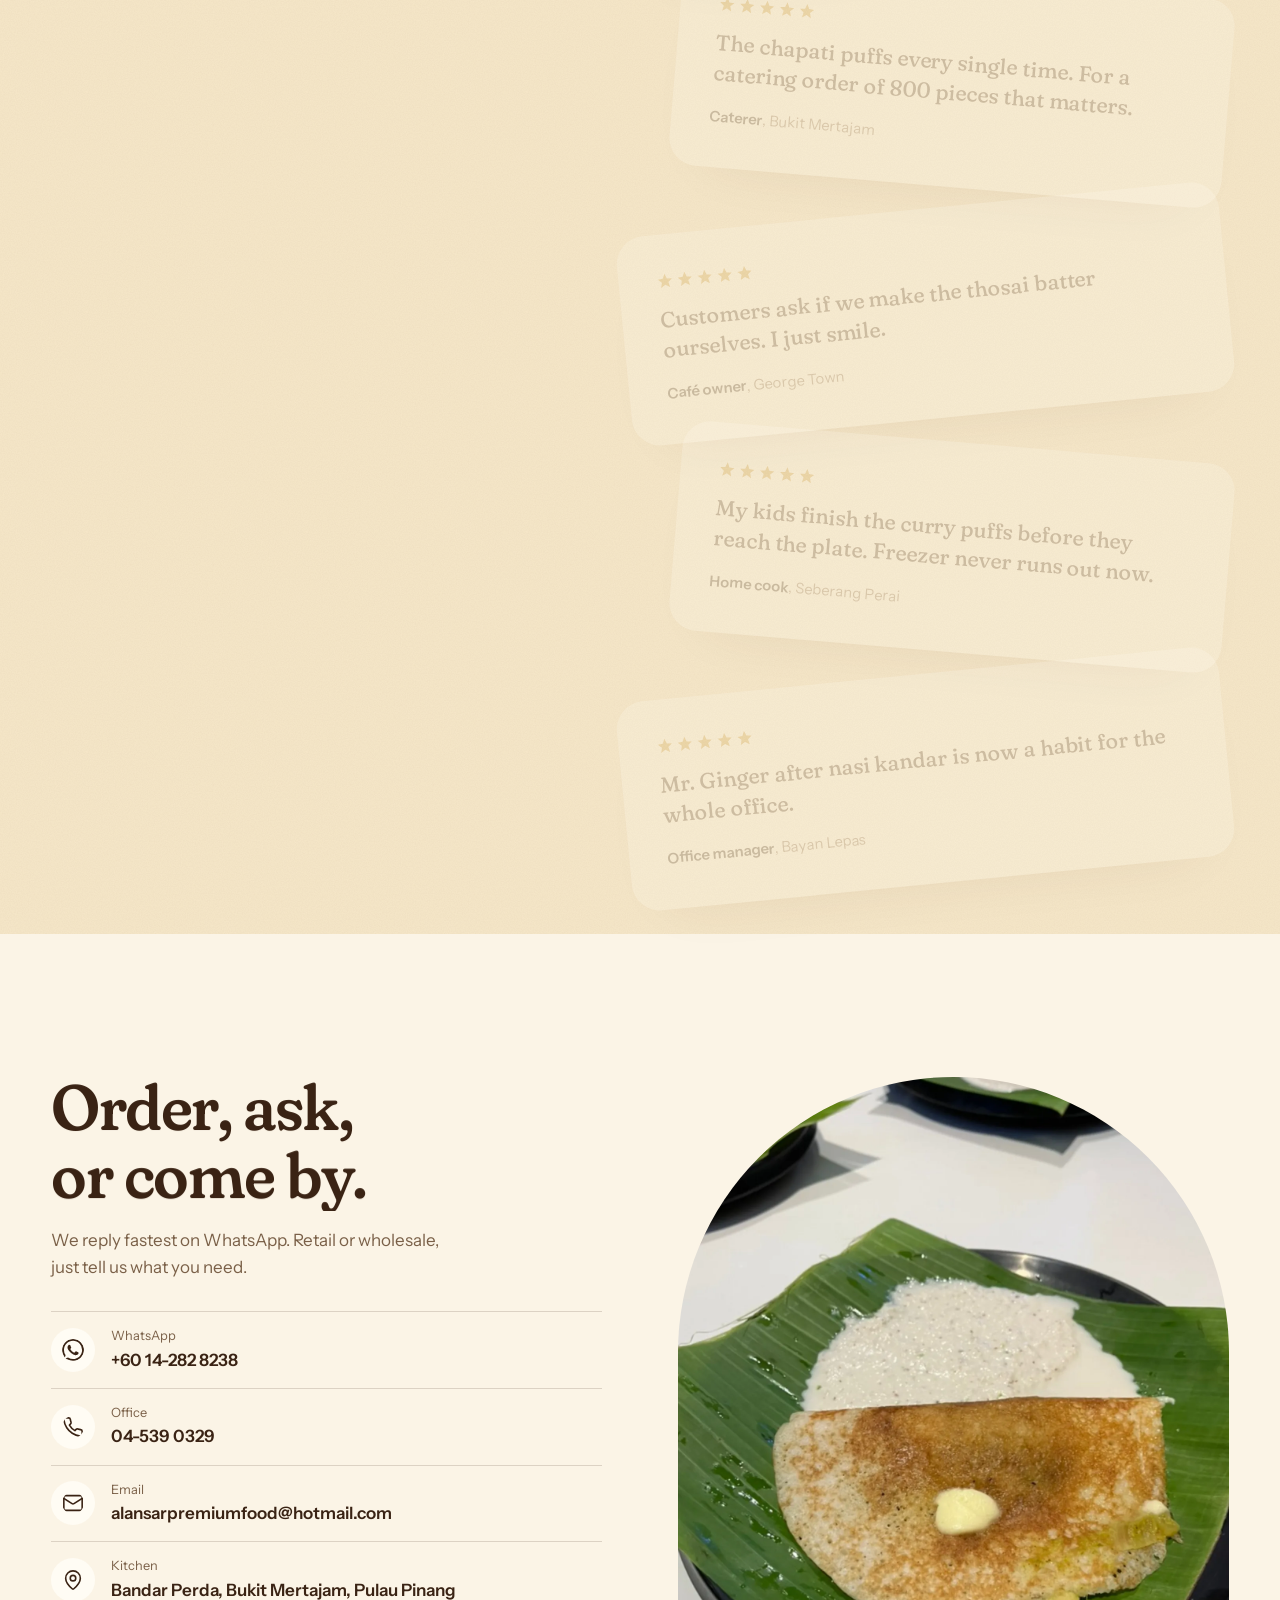
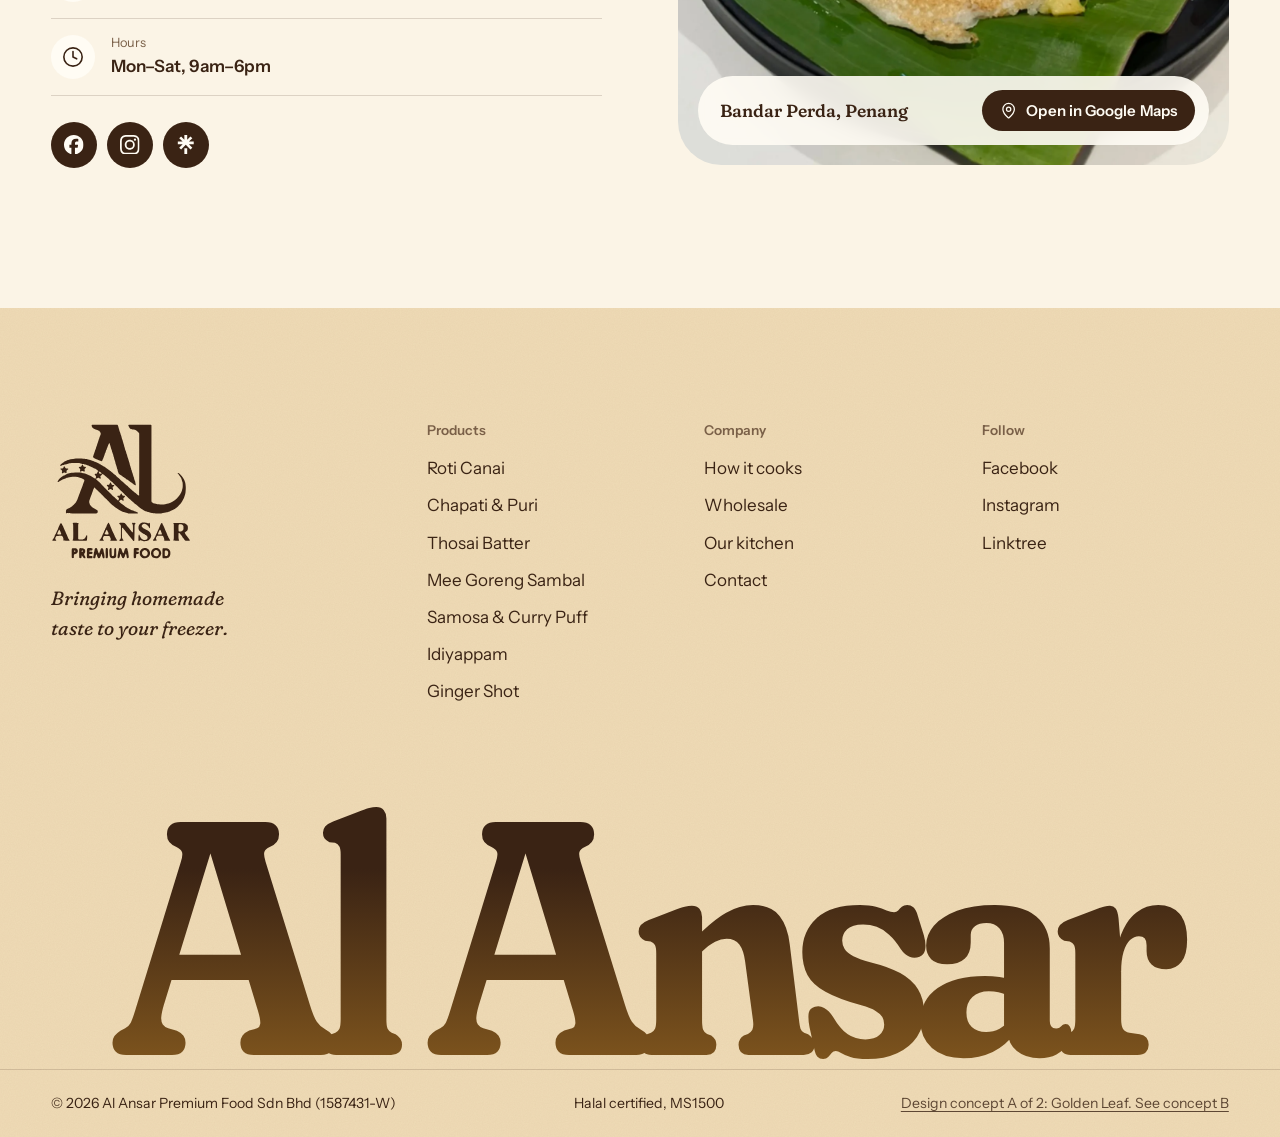
<file: golden-leaf.html>
<!doctype html>
<html lang="en">
<head>
  <meta charset="utf-8">
  <meta name="viewport" content="width=device-width, initial-scale=1">
  <title>Al Ansar Premium Food | Homemade taste, straight from your freezer</title>
  <meta name="description" content="Halal frozen roti canai, chapati, puri, thosai batter, mee goreng, samosa, idiyappam and Mr. Ginger ginger shot. Made in Penang by Al Ansar Premium Food.">
  <meta name="theme-color" content="#FBF4E6">
  <link rel="icon" href="assets/img/brand/logo-mark.svg" type="image/svg+xml">
  <link rel="stylesheet" href="assets/fonts/fonts.css">
  <link rel="stylesheet" href="assets/css/golden-leaf.css">
  <script>document.documentElement.classList.add(matchMedia("(prefers-reduced-motion: reduce)").matches ? "reduce-motion" : "motion");</script>
</head>
<body class="gl gl-home">
<script src="assets/js/icons.js"></script>
<a class="skip" href="#main">Skip to content</a>

<!-- Preloader: the monogram draws itself in gold -->
<div class="loader" aria-hidden="true">
  <svg class="loader__mark" viewBox="0 0 1220 850"><path class="loader__path"/></svg>
  <p class="loader__word">Al Ansar</p>
</div>

<header class="nav" data-nav>
  <a class="nav__brand" href="golden-leaf.html" aria-label="Al Ansar Premium Food, home">
    <svg class="nav__mark" aria-hidden="true"><use href="#logo-mark"/></svg>
    <span class="nav__word"><span class="nav__name">Al Ansar</span><span class="nav__sub">Premium Food</span></span>
  </a>
  <nav class="nav__links" aria-label="Main">
    <a href="#range">Products</a>
    <a href="#thaw">How it cooks</a>
    <a href="#wholesale">Wholesale</a>
    <a href="#kitchen">Our kitchen</a>
    <a href="#contact">Contact</a>
  </nav>
  <div class="nav__actions">
    <a class="btn btn--solid btn--sm nav__order" data-wa="Hi Al Ansar! I'd like to place an order."><svg class="icon" aria-hidden="true"><use href="#i-whatsapp"/></svg><span>Order on WhatsApp</span></a>
    <button class="menu-btn" type="button" aria-expanded="false" aria-controls="menu" aria-label="Open menu"><span></span><span></span></button>
  </div>
</header>

<div class="menu" id="menu" aria-hidden="true">
  <div class="menu__inner">
    <nav class="menu__links" aria-label="Menu">
      <a href="#range">Products</a>
      <a href="#thaw">How it cooks</a>
      <a href="#ginger">Mr. Ginger</a>
      <a href="#wholesale">Wholesale</a>
      <a href="#kitchen">Our kitchen</a>
      <a href="#contact">Contact</a>
    </nav>
    <div class="menu__foot">
      <a data-wa="Hi Al Ansar!"><svg class="icon" aria-hidden="true"><use href="#i-whatsapp"/></svg><span data-c="phoneDisplay"></span></a>
      <a data-mail><svg class="icon" aria-hidden="true"><use href="#i-mail"/></svg><span data-c="email"></span></a>
      <div class="menu__social">
        <a data-social="facebook" aria-label="Facebook"><svg class="icon" aria-hidden="true"><use href="#i-facebook"/></svg></a>
        <a data-social="instagram" aria-label="Instagram"><svg class="icon" aria-hidden="true"><use href="#i-instagram"/></svg></a>
        <a data-social="linktree" aria-label="Linktree"><svg class="icon" aria-hidden="true"><use href="#i-linktree"/></svg></a>
      </div>
    </div>
  </div>
</div>

<main id="main">

  <!-- HERO: a sunlit table, food laid out flat, banana-leaf shadows drifting across -->
  <section class="hero" data-hero>
    <div class="hero__table" aria-hidden="true">
      <div class="hero__sun"></div>
      <div class="hero__item hero__item--roti" data-depth="1.2"><img src="assets/img/products/roti-canai.webp" alt=""></div>
      <div class="hero__item hero__item--mee" data-depth="0.7"><img src="assets/img/products/mee-goreng-sambal.webp" alt=""></div>
      <div class="hero__item hero__item--thosai" data-depth="0.9"><img src="assets/img/products/thosai-batter.webp" alt=""></div>
      <div class="hero__item hero__item--samosa" data-depth="1.1"><img src="assets/img/products/samosa-curry-puff.webp" alt=""></div>
      <div class="hero__item hero__item--idi" data-depth="0.6"><img src="assets/img/products/idiyappam-putu-mayong.webp" alt=""></div>
      <div class="hero__item hero__item--chapati" data-depth="0.8"><img src="assets/img/products/chapati-puri.webp" alt=""></div>
      <div class="hero__item hero__item--bottle" data-depth="1.4"><img src="assets/img/products/ginger-shot.webp" alt=""></div>
      <div class="hero__item hero__item--leaf" data-depth="1.6"><img src="assets/img/decor/curry-leaf.webp" alt=""></div>
      <div class="hero__item hero__item--chili1" data-depth="1.8"><img src="assets/img/decor/chili-1.webp" alt=""></div>
      <div class="hero__item hero__item--chili2" data-depth="1.5"><img src="assets/img/decor/chili-2.webp" alt=""></div>
      <div class="hero__item hero__item--lemon" data-depth="1.7"><img src="assets/img/decor/lemon-1.webp" alt=""></div>
      <div class="hero__item hero__item--ginger" data-depth="1.3"><img src="assets/img/decor/ginger-slice-1.webp" alt=""></div>
      <img class="hero__shade hero__shade--a" src="assets/img/decor/leaf-shadow.webp" alt="">
      <img class="hero__shade hero__shade--b" src="assets/img/decor/leaf-shadow-2.webp" alt="">
    </div>

    <div class="hero__copy">
      <h1 class="hero__title">
        <span class="hero__line"><span>Bringing homemade</span></span>
        <span class="hero__line hero__line--cap">
          <span class="hero__capsule" aria-hidden="true">
            <img src="assets/img/photos/roti-pan.webp" alt="">
            <img src="assets/img/photos/thosai-leaf.webp" alt="">
            <img src="assets/img/photos/tawa-roti.webp" alt="">
          </span>
          <span>taste to your</span>
        </span>
        <span class="hero__line"><span>freezer.</span></span>
      </h1>
      <p class="hero__lede">Halal roti canai, chapati, thosai and more from our kitchen in Penang. From your freezer to the pan in minutes.</p>
      <div class="hero__ctas">
        <a class="btn btn--solid" href="#range">See the range</a>
        <a class="btn btn--ghost" data-wa="Hi Al Ansar! I'd like to place an order."><svg class="icon" aria-hidden="true"><use href="#i-whatsapp"/></svg>Order on WhatsApp</a>
      </div>
    </div>

    <div class="hero__stamp" aria-hidden="true">
      <svg class="hero__stamp-ring" viewBox="0 0 200 200">
        <defs><path id="stamp-path" d="M100,100 m-80,0 a80,80 0 1,1 160,0 a80,80 0 1,1 -160,0"/></defs>
        <text><textPath href="#stamp-path" textLength="498">Halal certified ✦ No added preservatives ✦ Made in Penang ✦</textPath></text>
      </svg>
      <svg class="hero__stamp-mark"><use href="#logo-mark"/></svg>
    </div>

  </section>

  <!-- TRUST STRIP -->
  <div class="strip" role="region" aria-label="Why Al Ansar">
    <div class="strip__track">
      <div class="strip__inner">
        <span>Halal certified, MS1500</span><svg class="strip__star" aria-hidden="true" viewBox="0 0 24 24"><path d="M12 2l2.6 6.6L21 9.3l-5 4.5 1.5 6.9L12 17.3 6.5 20.7 8 13.8 3 9.3l6.4-.7z"/></svg>
        <span>No added preservatives</span><svg class="strip__star" aria-hidden="true" viewBox="0 0 24 24"><path d="M12 2l2.6 6.6L21 9.3l-5 4.5 1.5 6.9L12 17.3 6.5 20.7 8 13.8 3 9.3l6.4-.7z"/></svg>
        <span>Ready in minutes</span><svg class="strip__star" aria-hidden="true" viewBox="0 0 24 24"><path d="M12 2l2.6 6.6L21 9.3l-5 4.5 1.5 6.9L12 17.3 6.5 20.7 8 13.8 3 9.3l6.4-.7z"/></svg>
        <span>Vegetarian friendly</span><svg class="strip__star" aria-hidden="true" viewBox="0 0 24 24"><path d="M12 2l2.6 6.6L21 9.3l-5 4.5 1.5 6.9L12 17.3 6.5 20.7 8 13.8 3 9.3l6.4-.7z"/></svg>
        <span>Made in Penang</span><svg class="strip__star" aria-hidden="true" viewBox="0 0 24 24"><path d="M12 2l2.6 6.6L21 9.3l-5 4.5 1.5 6.9L12 17.3 6.5 20.7 8 13.8 3 9.3l6.4-.7z"/></svg>
      </div>
    </div>
  </div>

  <!-- SIGNATURE: -18°C to golden -->
  <section class="thaw" id="thaw" aria-labelledby="thaw-title">
    <div class="thaw__bg thaw__bg--cold" aria-hidden="true"></div>
    <div class="thaw__bg thaw__bg--warm" aria-hidden="true"></div>
    <div class="thaw__inner">
      <div class="thaw__copy">
        <p class="thaw__temp" aria-hidden="true"><span class="thaw__num">−18</span><span class="thaw__unit">°C</span></p>
        <h2 id="thaw-title" class="h2 thaw__title">From freezer to golden in five minutes.</h2>
        <ol class="thaw__steps">
          <li class="is-on"><span class="thaw__time">0:00</span><strong>Straight from the freezer</strong><span>No thawing, kneading or resting.</span></li>
          <li><span class="thaw__time">0:30</span><strong>Heat the tawa</strong><span>Medium heat. No oil needed.</span></li>
          <li><span class="thaw__time">3:00</span><strong>Cook both sides</strong><span>1 to 2 minutes a side, until golden and flaky.</span></li>
          <li><span class="thaw__time">5:00</span><strong>Scrunch and serve</strong><span>Clap it to open the layers. Dhal on the side.</span></li>
        </ol>
      </div>
      <div class="thaw__stage" aria-hidden="true">
        <div class="thaw__halo"></div>
        <div class="thaw__puck">
          <img class="thaw__dough" src="assets/img/decor/dough-1.webp" alt="">
          <div class="thaw__frost"></div>
          <div class="thaw__sheet"></div>
          <img class="thaw__roti" src="assets/img/products/extra/roti-butter.webp" alt="">
        </div>
        <svg class="thaw__steam" viewBox="0 0 200 160" fill="none">
          <path d="M60 150c-18-30 22-40 4-72s18-44 6-70"/>
          <path d="M100 150c-18-30 22-40 4-72s18-44 6-70"/>
          <path d="M140 150c-18-30 22-40 4-72s18-44 6-70"/>
        </svg>
        <p class="thaw__ready">Ready.</p>
      </div>
    </div>
  </section>

  <!-- THE RANGE: giant name behind the food -->
  <section class="range sec" id="range" aria-labelledby="range-title">
    <div class="wrap range__head">
      <h2 id="range-title" class="h2" data-reveal>Seven favourites, one freezer.</h2>
      <p class="range__intro">Everything we make is halal and frozen at its best. Pick one to see how it cooks.</p>
    </div>
    <div class="range__stage" data-range>
      <p class="range__name" aria-hidden="true"></p>
      <div class="range__glow" aria-hidden="true"></div>
      <div class="range__imgwrap"><img class="range__img" alt=""></div>
      <div class="range__info" aria-live="polite">
        <p class="range__local"></p>
        <h3 class="range__title"></h3>
        <p class="range__tagline"></p>
        <ul class="range__variants"></ul>
        <a class="btn btn--solid range__link" href="golden-leaf-product.html">See how it cooks</a>
      </div>
      <ul class="range__facts"></ul>
      <div class="range__nav">
        <button class="round-btn" type="button" data-prev aria-label="Previous product"><svg class="icon" aria-hidden="true"><use href="#i-chevron-left"/></svg></button>
        <p class="range__count" aria-hidden="true"><b>01</b><span>/ 07</span></p>
        <button class="round-btn" type="button" data-next aria-label="Next product"><svg class="icon" aria-hidden="true"><use href="#i-chevron-right"/></svg></button>
      </div>
    </div>
    <div class="wrap"><div class="range__thumbs" role="tablist" aria-label="Choose a product"></div></div>
  </section>

  <!-- MR. GINGER -->
  <section class="ginger sec" id="ginger" aria-labelledby="ginger-title">
    <div class="wrap">
      <div class="ginger__card">
        <div class="ginger__copy">
          <p class="ginger__brand"><svg aria-hidden="true"><use href="#logo-mark"/></svg>Mr. Ginger</p>
          <h2 id="ginger-title" class="h2" data-reveal>A little fire after every meal.</h2>
          <p class="ginger__text">Our ginger shot with honey and lemon. Bright, fiery and made to finish a plate of nasi kandar. Feel the love in every sip.</p>
          <p class="ginger__price"><span>RM5.99</span> a bottle</p>
          <div class="ginger__ctas">
            <a class="btn btn--solid" data-wa="Hi Al Ansar! I'd like to order Mr. Ginger ginger shots."><svg class="icon" aria-hidden="true"><use href="#i-whatsapp"/></svg>Order Mr. Ginger</a>
            <a class="btn btn--ghost" href="golden-leaf-product.html?p=ginger-shot">How to drink it</a>
          </div>
          <ul class="ginger__ways" aria-label="Ways to drink it">
            <li><svg class="icon" aria-hidden="true"><use href="#i-zap"/></svg>Straight up</li>
            <li><svg class="icon" aria-hidden="true"><use href="#i-coffee"/></svg>In warm water or tea</li>
            <li><svg class="icon" aria-hidden="true"><use href="#i-droplets"/></svg>With sparkling water</li>
            <li><svg class="icon" aria-hidden="true"><use href="#i-citrus"/></svg>In your juice</li>
          </ul>
        </div>
        <div class="ginger__stage" aria-hidden="true">
          <div class="ginger__halo"></div>
          <img class="ginger__float ginger__float--root" src="assets/img/decor/ginger-root.webp" alt="" data-depth="0.8">
          <img class="ginger__float ginger__float--dip" src="assets/img/decor/honey-dipper.webp" alt="" data-depth="1.3">
          <img class="ginger__bottle" src="assets/img/products/ginger-shot.webp" alt="">
          <img class="ginger__float ginger__float--l1" src="assets/img/decor/lemon-2.webp" alt="" data-depth="1.6">
          <img class="ginger__float ginger__float--l2" src="assets/img/decor/lemon-3.webp" alt="" data-depth="1.1">
          <img class="ginger__float ginger__float--s1" src="assets/img/decor/ginger-slice-2.webp" alt="" data-depth="1.9">
          <span class="ginger__badge" style="--tx:-165%;--ty:-150%;--r:-9deg">Honey &amp; lemon</span>
          <span class="ginger__badge" style="--tx:62%;--ty:-95%;--r:7deg">Cold or warm</span>
          <span class="ginger__badge" style="--tx:-178%;--ty:40%;--r:6deg">Vitamin C boost</span>
          <span class="ginger__badge" style="--tx:70%;--ty:120%;--r:-6deg">Halal certified</span>
        </div>
      </div>
    </div>
  </section>

  <!-- WHY: from scratch vs Al Ansar -->
  <section class="compare sec" id="why" aria-labelledby="why-title">
    <div class="wrap compare__wrap">
      <div class="compare__head">
        <h2 id="why-title" class="h2" data-reveal>Why kitchens switch to Al Ansar</h2>
        <p>The same homemade result, without the 4am start.</p>
      </div>
      <div class="compare__scroller">
        <table class="compare__table">
          <thead>
            <tr><th scope="col"><span class="sr-only">Compare</span></th><th scope="col">Made from scratch</th><th scope="col" class="is-us"><svg aria-hidden="true"><use href="#logo-mark"/></svg>Al Ansar</th></tr>
          </thead>
          <tbody>
            <tr><th scope="row">Time to the plate</th><td data-label="Made from scratch">2 hours or more</td><td class="is-us" data-label="Al Ansar">Under 5 minutes</td></tr>
            <tr><th scope="row">Who can cook it</th><td data-label="Made from scratch">A trained roti cook</td><td class="is-us" data-label="Al Ansar">Anyone on the line</td></tr>
            <tr><th scope="row">Every piece the same</th><td data-label="Made from scratch">Depends on the day</td><td class="is-us" data-label="Al Ansar"><svg class="icon" aria-hidden="true"><use href="#i-check"/></svg>Yes</td></tr>
            <tr><th scope="row">Added preservatives</th><td data-label="Made from scratch">None</td><td class="is-us" data-label="Al Ansar">None</td></tr>
            <tr><th scope="row">Halal certified</th><td data-label="Made from scratch">Depends on your suppliers</td><td class="is-us" data-label="Al Ansar"><svg class="icon" aria-hidden="true"><use href="#i-badge-check"/></svg>MS1500</td></tr>
            <tr><th scope="row">Cost per chapati</th><td data-label="Made from scratch">Flour, ghee, gas and wages</td><td class="is-us" data-label="Al Ansar">Under RM0.80</td></tr>
          </tbody>
        </table>
      </div>
    </div>
  </section>

  <!-- WHOLESALE -->
  <section class="wholesale sec" id="wholesale" aria-labelledby="ws-title">
    <div class="wrap wholesale__grid">
      <div class="wholesale__copy">
        <h2 id="ws-title" class="h2" data-reveal>Built for busy kitchens</h2>
        <p>Restaurants, cafés, caterers and canteens use Al Ansar so their cooks can spend the morning on the curry, not the dough.</p>
        <div class="wholesale__stat">
          <p class="wholesale__num"><span>RM</span>0.80</p>
          <p>Chapati from under RM0.80 a piece when you buy by the carton.</p>
        </div>
        <div class="wholesale__ctas">
          <a class="btn btn--solid" data-wa="Hi Al Ansar! Please send me your wholesale price list. My business is: "><svg class="icon" aria-hidden="true"><use href="#i-whatsapp"/></svg>Get the wholesale price list</a>
          <a class="btn btn--ghost" data-tel="2"><svg class="icon" aria-hidden="true"><use href="#i-phone"/></svg>Call <span data-c="phone2Display"></span></a>
        </div>
      </div>
      <ul class="wholesale__who">
        <li><svg class="icon" aria-hidden="true"><use href="#i-utensils"/></svg><strong>Restaurants</strong><span>Roti canai and thosai on the menu from breakfast to supper.</span></li>
        <li><svg class="icon" aria-hidden="true"><use href="#i-coffee"/></svg><strong>Cafés</strong><span>Samosa, curry puff and chapati wraps without a pastry chef.</span></li>
        <li><svg class="icon" aria-hidden="true"><use href="#i-hand-platter"/></svg><strong>Caterers</strong><span>Hundreds of identical pieces for weddings and events.</span></li>
        <li><svg class="icon" aria-hidden="true"><use href="#i-hotel"/></svg><strong>Hotels &amp; canteens</strong><span>Breakfast staples, ready when the doors open.</span></li>
      </ul>
      <figure class="wholesale__photo">
        <img src="assets/img/photos/kitchen-boxes.webp" alt="Al Ansar cartons stacked above rows of roti canai dough balls" loading="lazy">
        <figcaption>Our cartons, packed in Bandar Perda.</figcaption>
      </figure>
    </div>
  </section>

  <!-- OUR KITCHEN: photo grows to full bleed -->
  <section class="kitchen" id="kitchen" aria-labelledby="kitchen-title">
    <div class="kitchen__pin">
      <div class="kitchen__frame">
        <img src="assets/img/photos/tawa-roti.webp" alt="Rows of roti canai cooking on a wide tawa" loading="lazy">
        <div class="kitchen__overlay">
          <h2 id="kitchen-title" class="kitchen__title">Made in Bandar Perda, Penang</h2>
        </div>
      </div>
    </div>
    <div class="wrap kitchen__copy">
      <p class="kitchen__lead">Every batch is mixed, rested and portioned in our own kitchen, then frozen so it cooks up like it was made this morning.</p>
      <div class="kitchen__facts">
        <p><strong>7</strong><span>product lines, from roti canai dough to ginger shots</span></p>
        <p><strong>MS1500</strong><span>halal certified kitchen and processes</span></p>
        <p><strong>−18°C</strong><span>keep frozen, cook straight from the freezer</span></p>
      </div>
    </div>
  </section>

  <!-- REVIEWS -->
  <section class="reviews sec" id="reviews" aria-labelledby="reviews-title">
    <div class="wrap reviews__grid">
      <div class="reviews__head">
        <h2 id="reviews-title" class="h2" data-reveal>Kind words from busy kitchens</h2>
        <p>What our customers tell us over WhatsApp.</p>
      </div>
      <div class="reviews__list" data-reviews></div>
    </div>
  </section>

  <!-- CONTACT -->
  <section class="contact sec" id="contact" aria-labelledby="contact-title">
    <div class="wrap contact__grid">
      <div class="contact__copy">
        <h2 id="contact-title" class="h2" data-reveal>Order, ask, or come by.</h2>
        <p>We reply fastest on WhatsApp. Retail or wholesale, just tell us what you need.</p>
        <ul class="contact__list">
          <li><svg class="icon" aria-hidden="true"><use href="#i-whatsapp"/></svg><div><span>WhatsApp</span><a data-wa="Hi Al Ansar!" data-c="phoneDisplay"></a></div></li>
          <li><svg class="icon" aria-hidden="true"><use href="#i-phone"/></svg><div><span>Office</span><a data-tel="2" data-c="phone2Display"></a></div></li>
          <li><svg class="icon" aria-hidden="true"><use href="#i-mail"/></svg><div><span>Email</span><a data-mail data-c="email"></a></div></li>
          <li><svg class="icon" aria-hidden="true"><use href="#i-map-pin"/></svg><div><span>Kitchen</span><a data-map data-c="address"></a></div></li>
          <li><svg class="icon" aria-hidden="true"><use href="#i-clock"/></svg><div><span>Hours</span><p data-c="hours"></p></div></li>
        </ul>
        <div class="contact__social">
          <a data-social="facebook" aria-label="Facebook"><svg class="icon" aria-hidden="true"><use href="#i-facebook"/></svg></a>
          <a data-social="instagram" aria-label="Instagram"><svg class="icon" aria-hidden="true"><use href="#i-instagram"/></svg></a>
          <a data-social="linktree" aria-label="Linktree"><svg class="icon" aria-hidden="true"><use href="#i-linktree"/></svg></a>
        </div>
      </div>
      <figure class="contact__card">
        <img src="assets/img/photos/thosai-leaf.webp" alt="Thosai served on a banana leaf" loading="lazy">
        <figcaption>
          <strong>Bandar Perda, Penang</strong>
          <a class="btn btn--paper btn--sm" data-map><svg class="icon" aria-hidden="true"><use href="#i-map-pin"/></svg>Open in Google Maps</a>
        </figcaption>
      </figure>
    </div>
  </section>
</main>

<footer class="footer">
  <div class="wrap footer__top">
    <div class="footer__brand">
      <svg class="footer__logo" viewBox="0 0 1272 1228" aria-label="Al Ansar Premium Food" role="img"><use href="#logo-full"/></svg>
      <p>Bringing homemade taste to your freezer.</p>
    </div>
    <nav class="footer__col" aria-label="Products" data-footer-products><h3>Products</h3></nav>
    <nav class="footer__col" aria-label="Company">
      <h3>Company</h3>
      <a href="#thaw">How it cooks</a><a href="#wholesale">Wholesale</a><a href="#kitchen">Our kitchen</a><a href="#contact">Contact</a>
    </nav>
    <nav class="footer__col" aria-label="Follow us">
      <h3>Follow</h3>
      <a data-social="facebook">Facebook</a><a data-social="instagram">Instagram</a><a data-social="linktree">Linktree</a>
    </nav>
  </div>
  <p class="footer__giant" aria-hidden="true">Al Ansar</p>
  <div class="wrap footer__bottom">
    <span>© <span data-year></span> Al Ansar Premium Food Sdn Bhd (1587431-W)</span>
    <span>Halal certified, MS1500</span>
    <a class="footer__concept" href="index.html">Design concept A of 2: Golden Leaf. See concept B</a>
  </div>
</footer>

<a class="wa-float" data-wa="Hi Al Ansar!" aria-label="Chat with us on WhatsApp"><svg class="icon" aria-hidden="true"><use href="#i-whatsapp"/></svg><span>Chat with us</span></a>

<script src="assets/js/vendor/gsap.min.js"></script>
<script src="assets/js/vendor/ScrollTrigger.min.js"></script>
<script src="assets/js/vendor/SplitText.min.js"></script>
<script src="assets/js/vendor/lenis.min.js"></script>
<script src="assets/js/data/products.js"></script>
<script src="assets/js/core.js"></script>
<script src="assets/js/golden-leaf.js"></script>
</body>
</html>
</file>
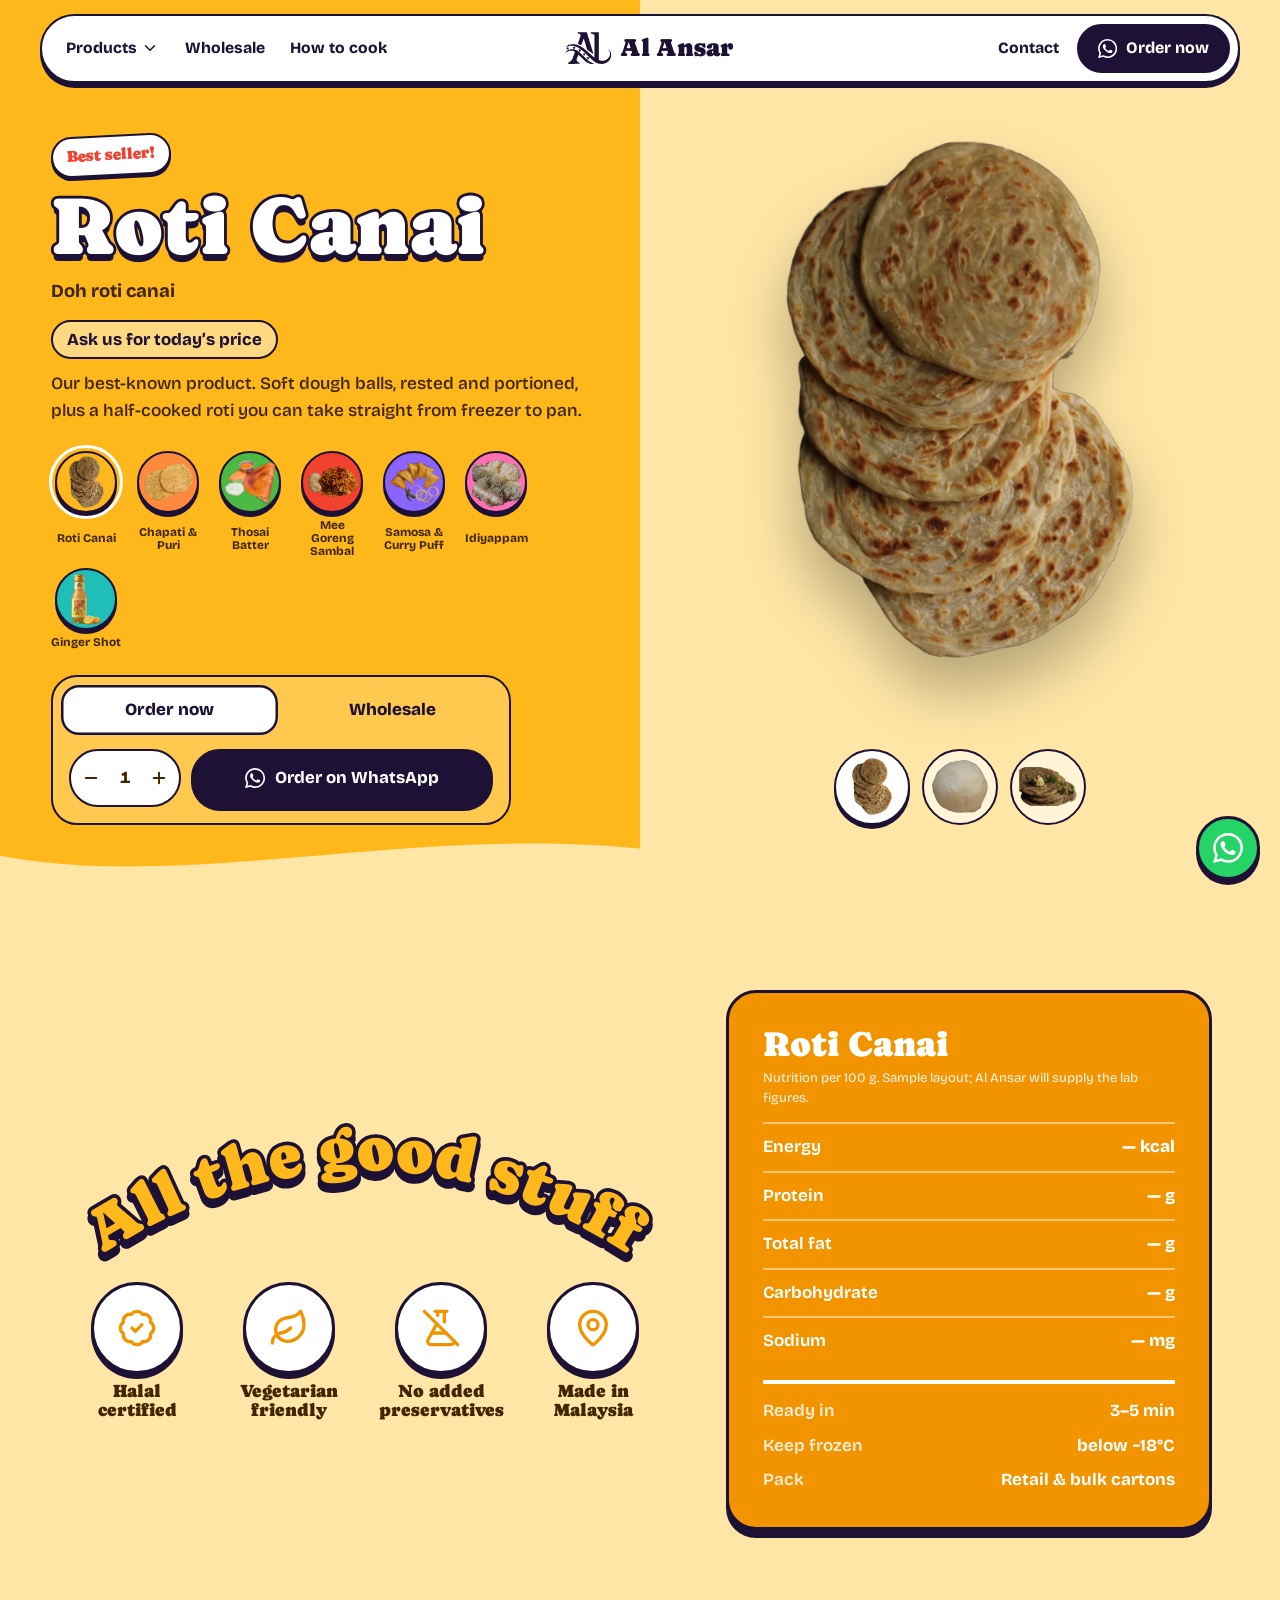
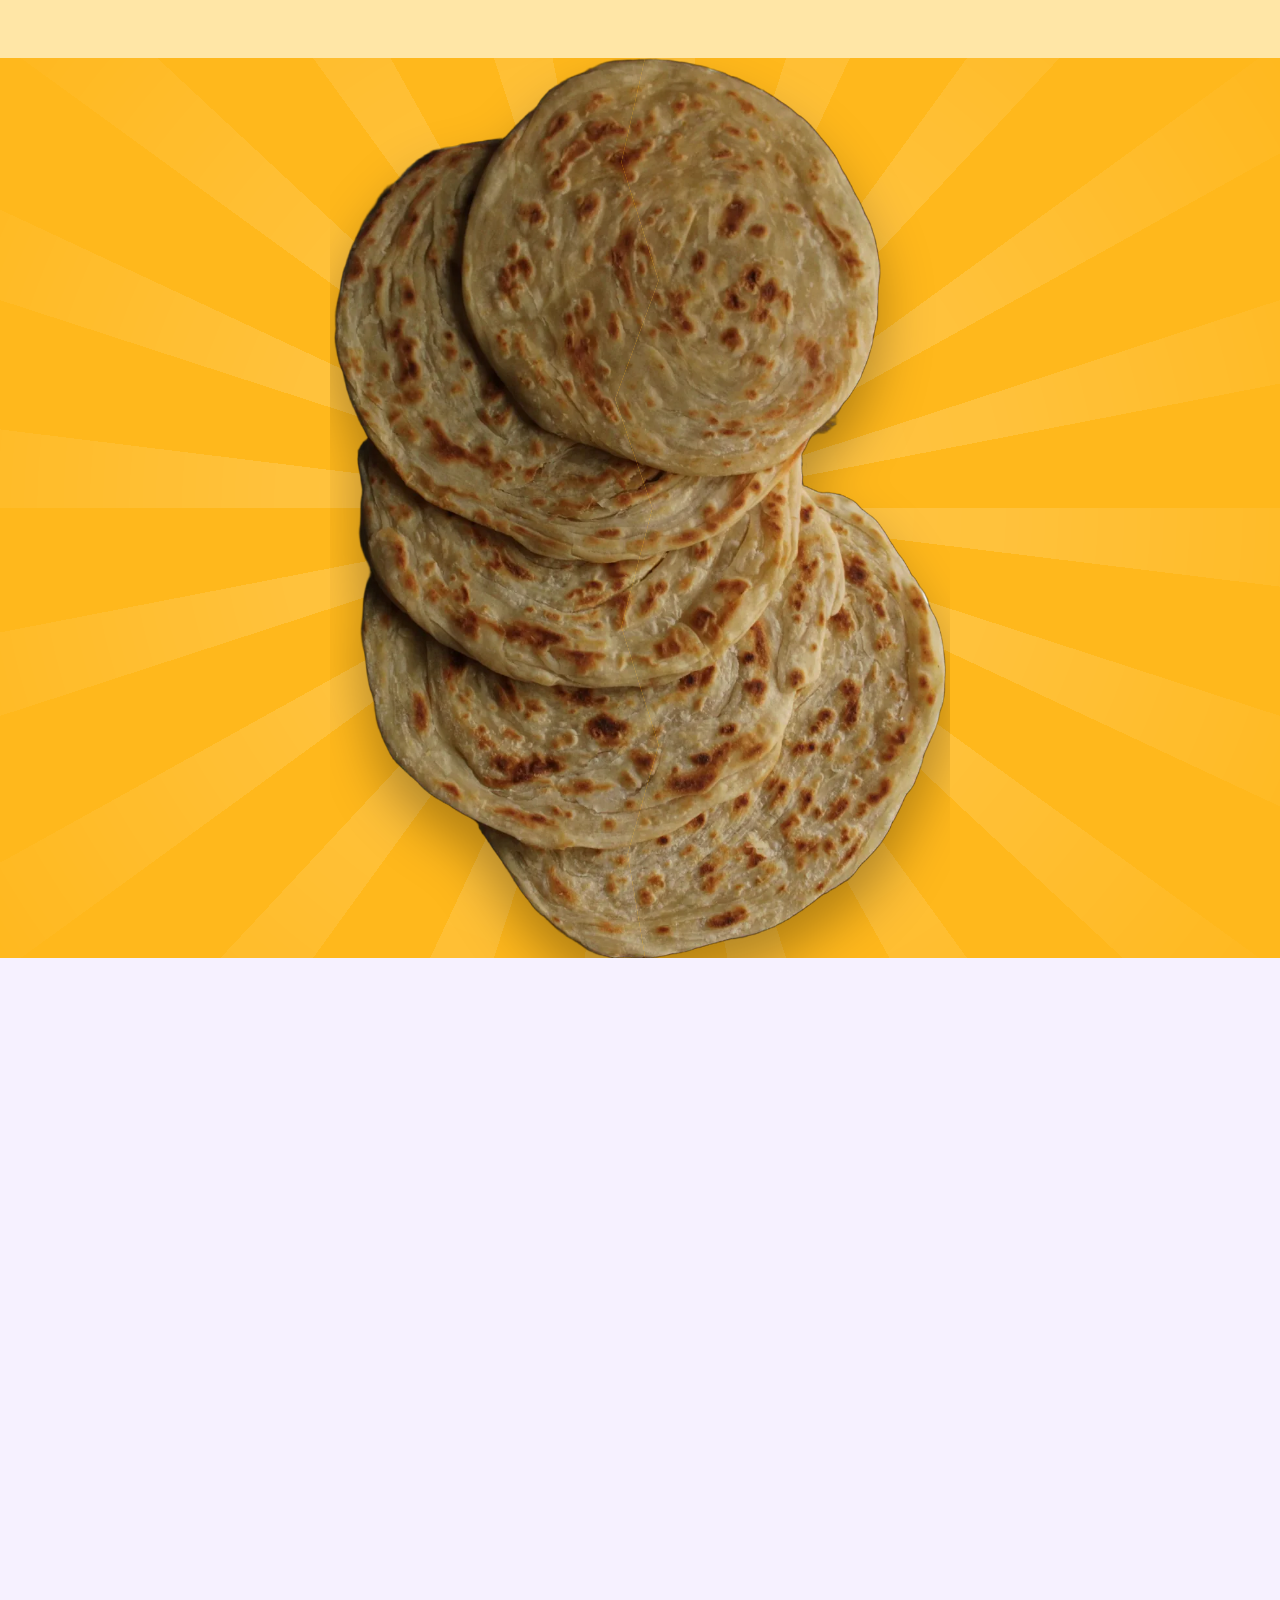
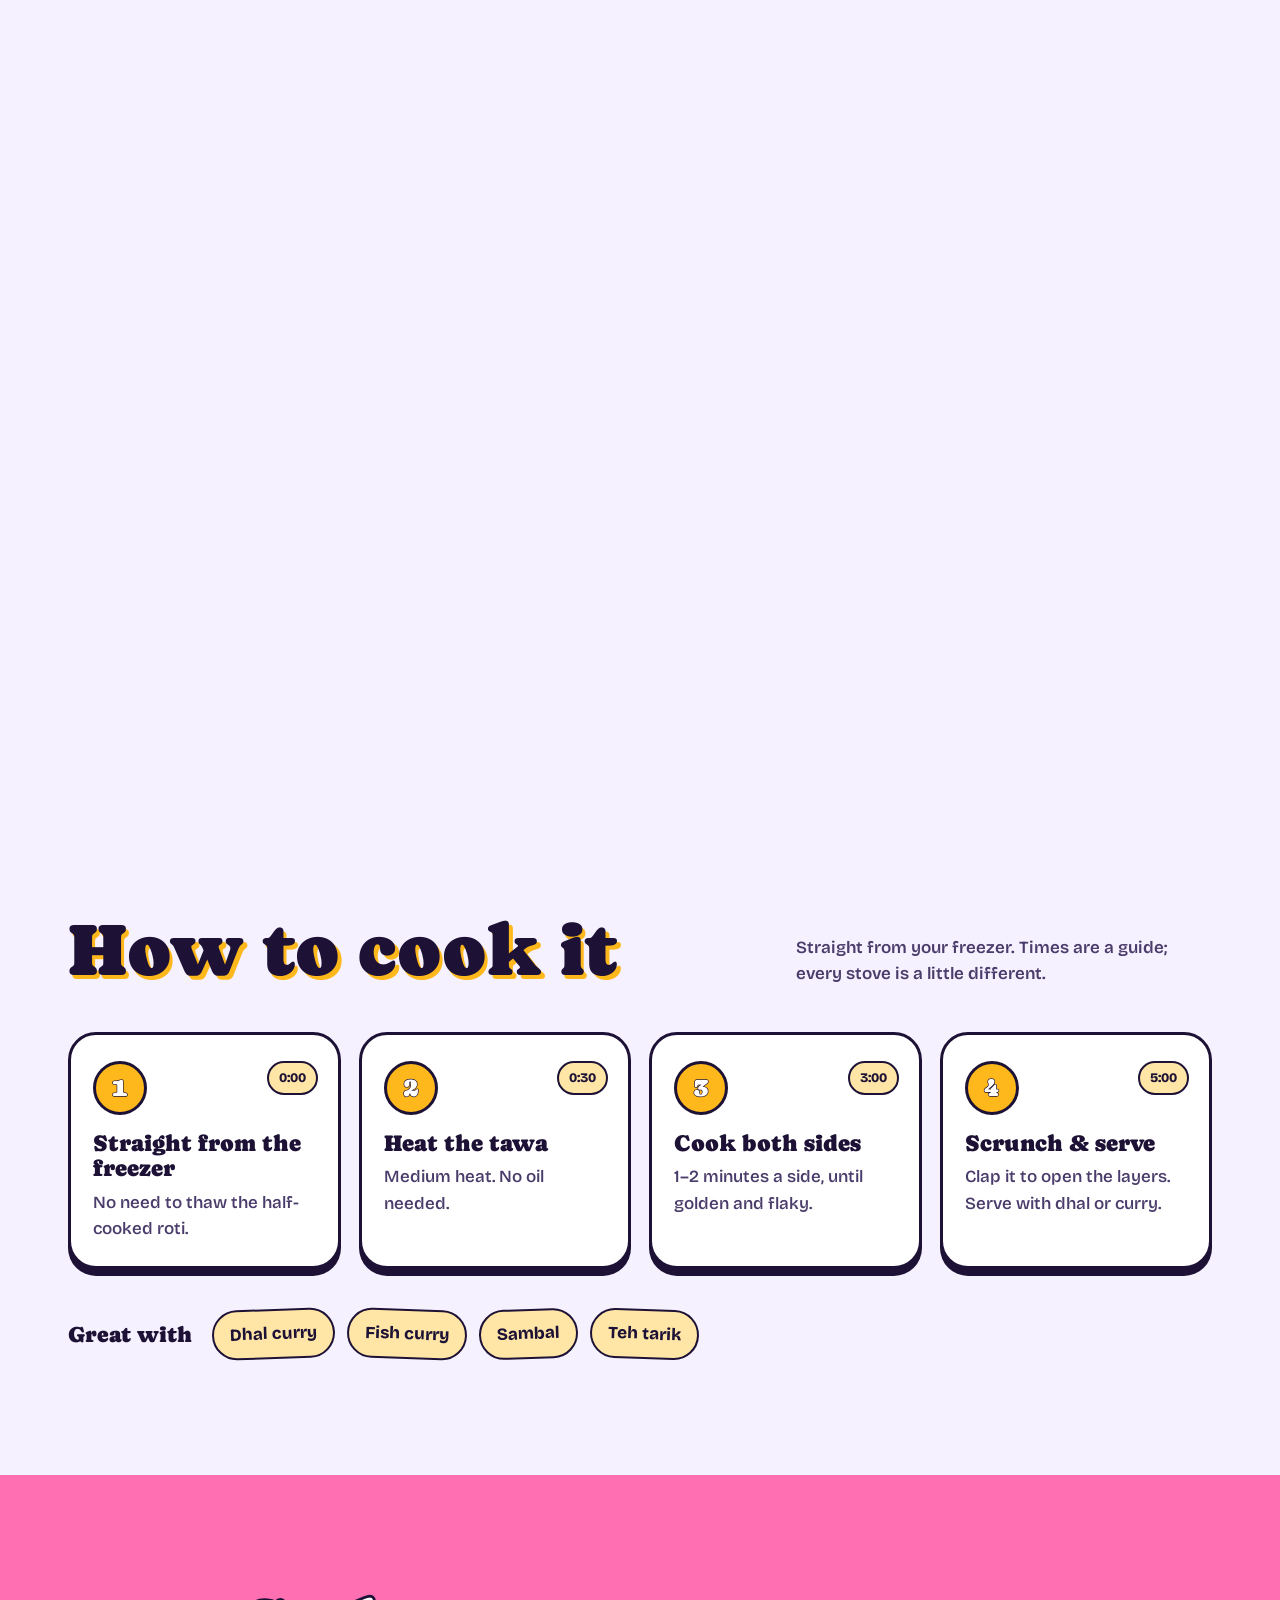
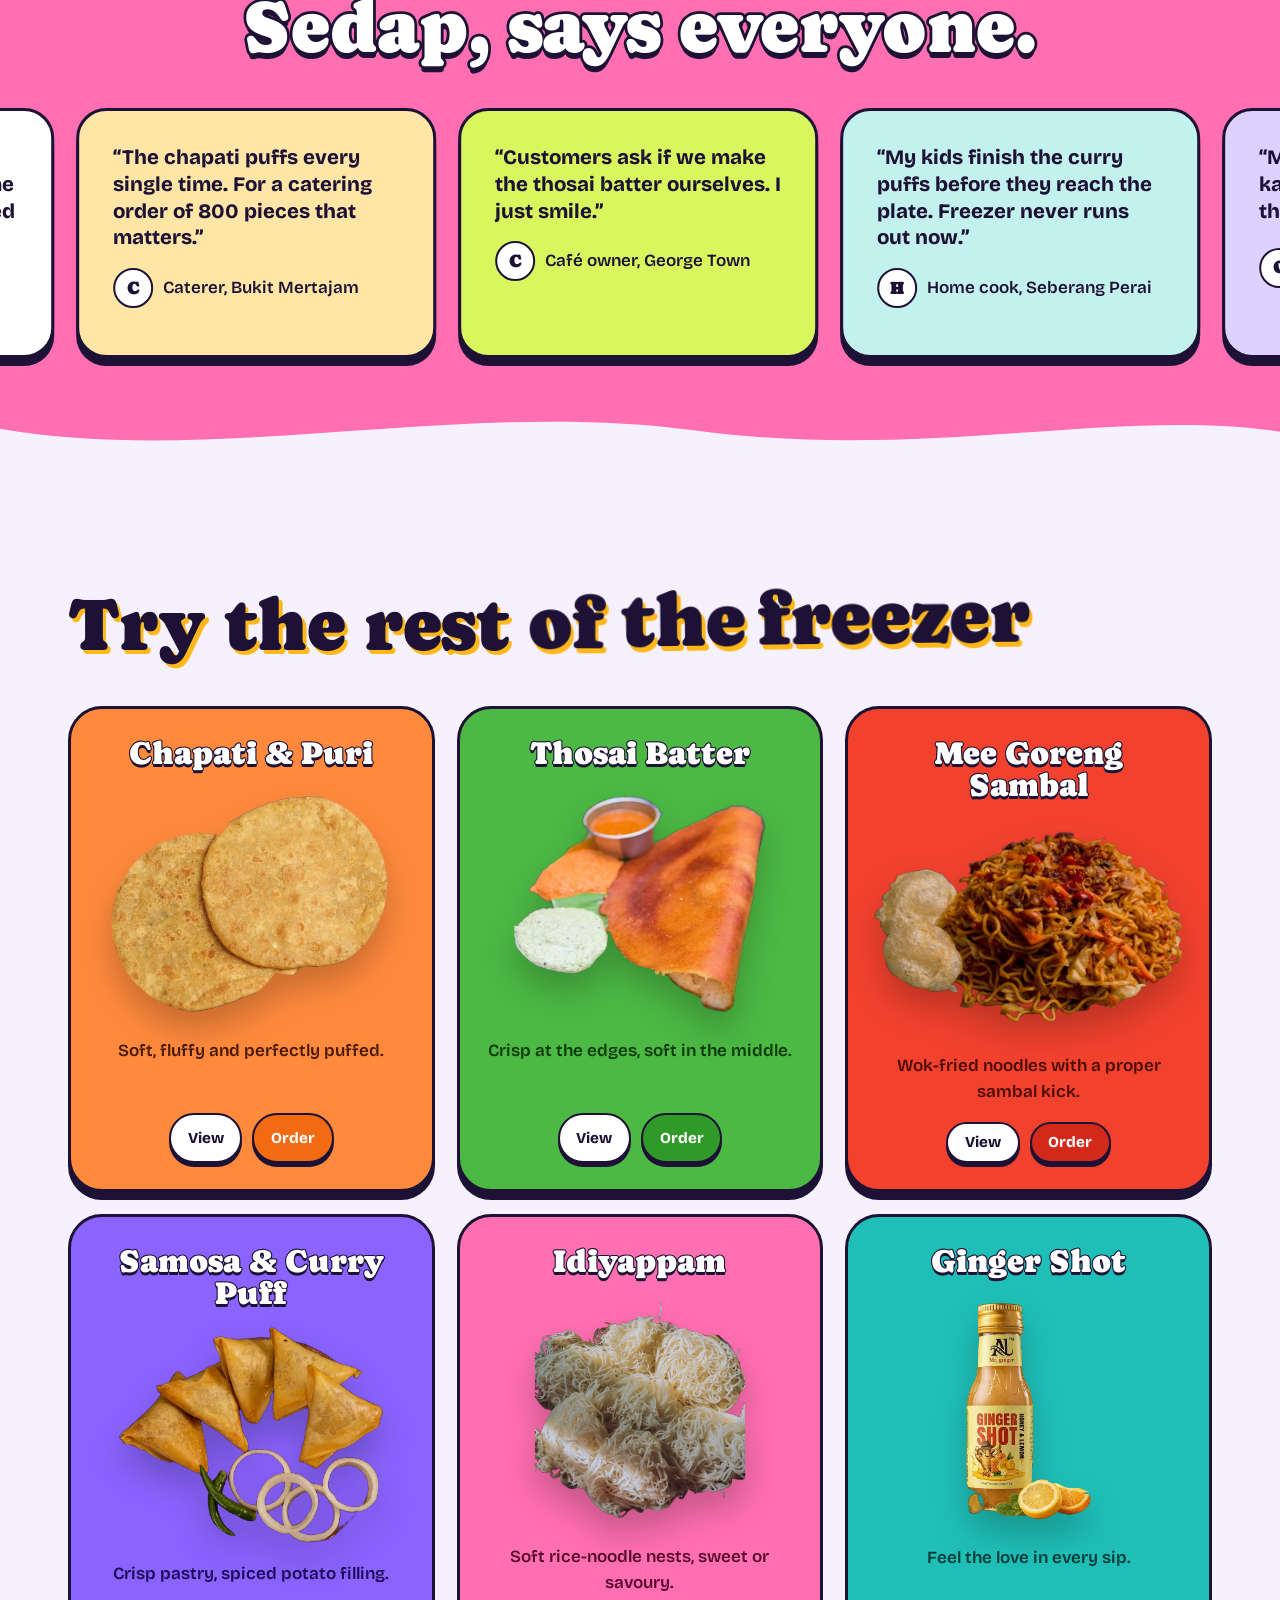
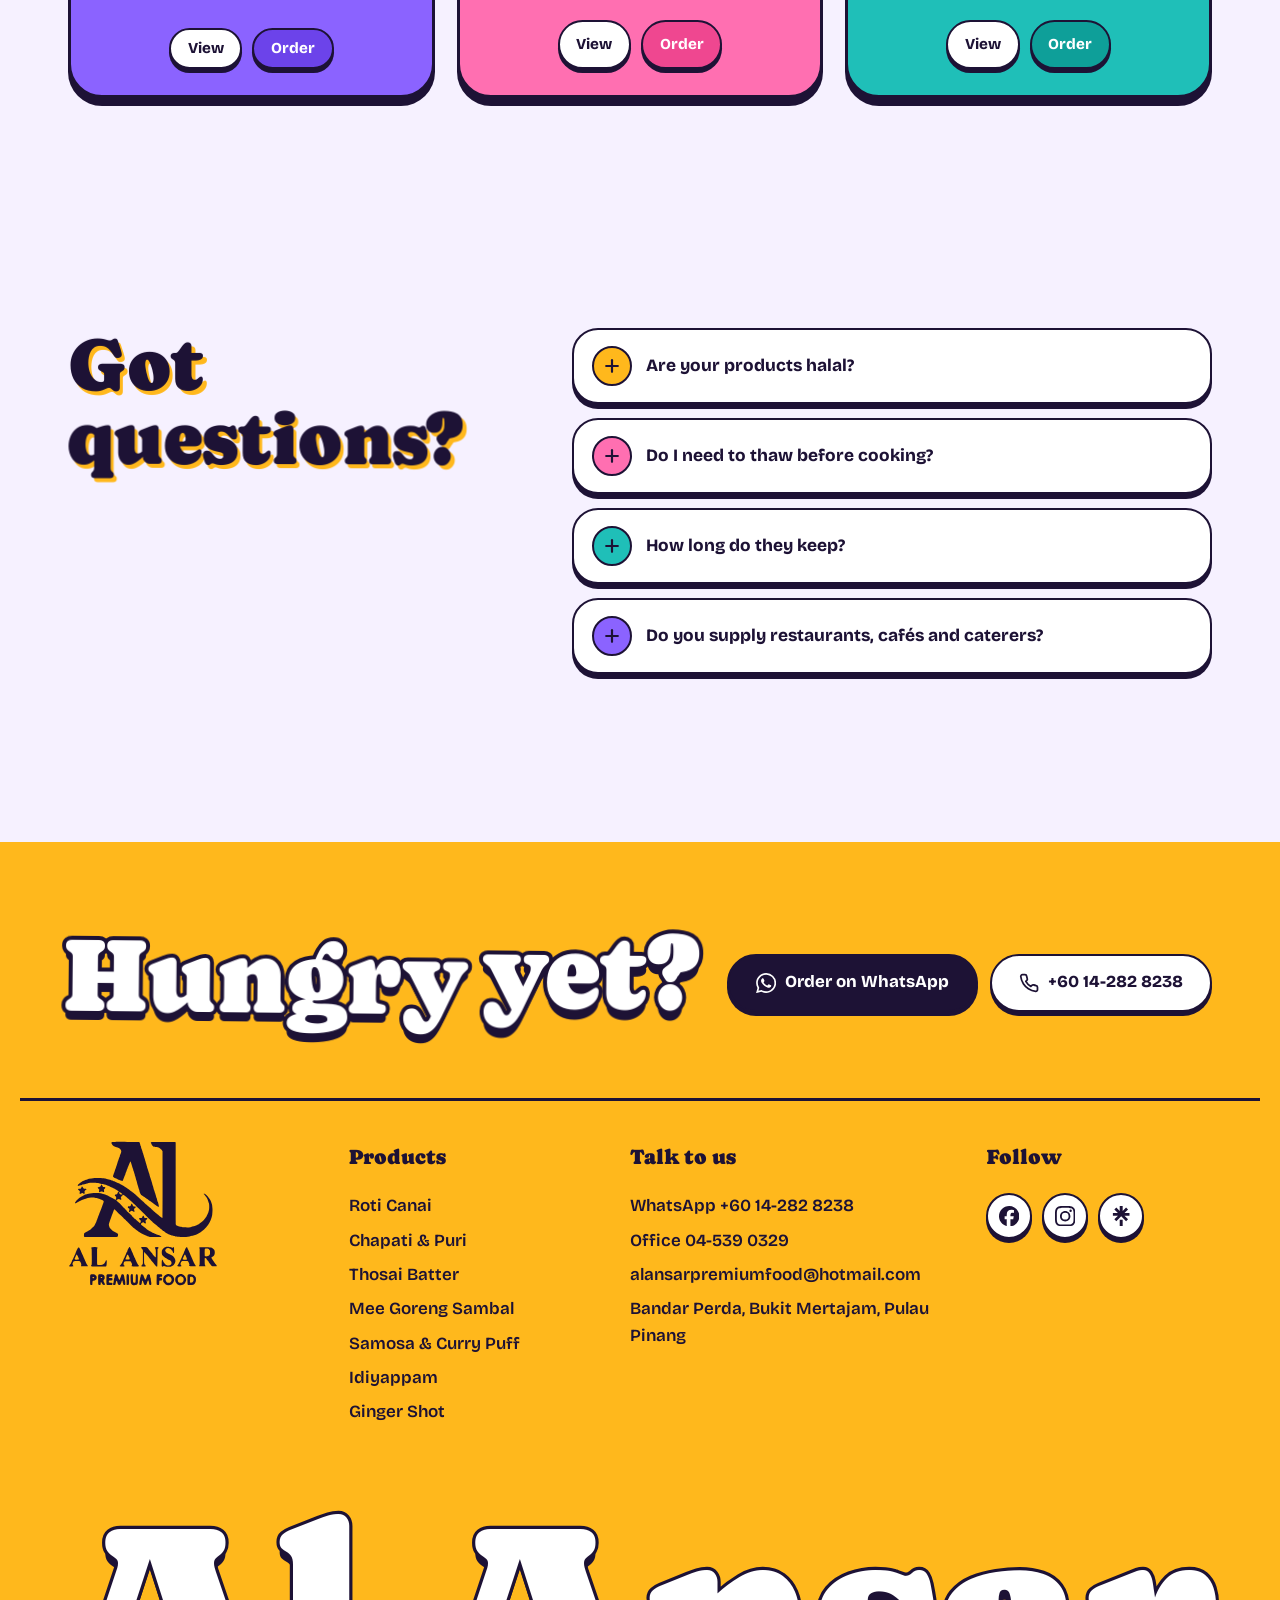
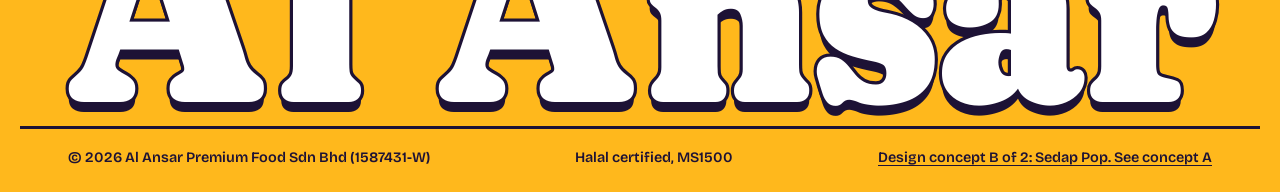
<file: sedap-pop-product.html>
<!doctype html>
<html lang="en">
<head>
  <meta charset="utf-8">
  <meta name="viewport" content="width=device-width, initial-scale=1">
  <title>Roti Canai | Al Ansar Premium Food</title>
  <meta name="description" content="Halal frozen food from Al Ansar Premium Food, Penang. How to cook it, what's in it, and how to order on WhatsApp.">
  <meta name="theme-color" content="#FFB81C">
  <link rel="icon" href="assets/img/brand/logo-mark.svg" type="image/svg+xml">
  <link rel="stylesheet" href="assets/fonts/fonts.css">
  <link rel="stylesheet" href="assets/css/sedap-pop.css">
  <script>document.documentElement.classList.add(matchMedia("(prefers-reduced-motion: reduce)").matches ? "reduce-motion" : "motion");</script>
</head>
<body class="sp sp-product">
<script src="assets/js/icons.js"></script>
<a class="skip" href="#main">Skip to content</a>

<header class="bar" data-bar>
  <nav class="bar__left" aria-label="Main">
    <button class="bar__link bar__drop" type="button" aria-expanded="false" aria-controls="mega">Products <svg class="icon" aria-hidden="true"><use href="#i-chevron-down"/></svg></button>
    <a class="bar__link" href="sedap-pop.html#kit">Wholesale</a>
    <a class="bar__link" href="#cook">How to cook</a>
  </nav>
  <a class="bar__brand" href="sedap-pop.html" aria-label="Al Ansar Premium Food, home">
    <svg class="bar__mark" aria-hidden="true"><use href="#logo-mark"/></svg>
    <span>Al Ansar</span>
  </a>
  <div class="bar__right">
    <a class="bar__link bar__hide-sm" href="sedap-pop.html#contact">Contact</a>
    <a class="pill pill--ink" data-order-simple><svg class="icon" aria-hidden="true"><use href="#i-whatsapp"/></svg><span>Order now</span></a>
  </div>
  <div class="mega" id="mega" hidden>
    <div class="mega__grid" data-mega></div>
  </div>
</header>

<main id="main">
  <section class="pd-hero">
    <div class="pd-left">
      <span class="pd-best" data-best hidden>Best seller!</span>
      <h1 class="pd-title" data-f="name"></h1>
      <p class="pd-local" data-f="local"></p>
      <p class="pd-price" data-price></p>
      <p class="pd-intro" data-f="intro"></p>
      <div class="pd-switch" data-switch aria-label="Switch product"></div>
      <div class="pd-box">
        <div class="pd-tabs" role="tablist" aria-label="How would you like to buy?">
          <button type="button" role="tab" id="tab-order" aria-selected="true" aria-controls="panel-order">Order now</button>
          <button type="button" role="tab" id="tab-ws" aria-selected="false" aria-controls="panel-ws" tabindex="-1">Wholesale</button>
        </div>
        <div class="pd-panel" id="panel-order" role="tabpanel" aria-labelledby="tab-order">
          <div class="pd-order">
            <div class="pd-qty">
              <button type="button" data-qty="-1" aria-label="One less pack"><svg class="icon" aria-hidden="true"><use href="#i-minus"/></svg></button>
              <output data-qty-out aria-live="polite">1</output>
              <button type="button" data-qty="1" aria-label="One more pack"><svg class="icon" aria-hidden="true"><use href="#i-plus"/></svg></button>
            </div>
            <a class="pill pill--ink pill--lg" data-order><svg class="icon" aria-hidden="true"><use href="#i-whatsapp"/></svg>Order on WhatsApp</a>
          </div>
        </div>
        <div class="pd-panel" id="panel-ws" role="tabpanel" aria-labelledby="tab-ws" hidden>
          <p>Restaurants, cafés and caterers buy by the carton. Tell us what you cook and how much.</p>
          <a class="pill pill--ink pill--lg" data-wholesale><svg class="icon" aria-hidden="true"><use href="#i-whatsapp"/></svg>Get wholesale prices</a>
        </div>
      </div>
    </div>
    <div class="pd-right">
      <div class="rays" aria-hidden="true"></div>
      <div class="fizz" aria-hidden="true"></div>
      <div class="pd-stage"><img class="pd-img" data-img alt=""></div>
      <div class="pd-thumbs" data-thumbs aria-label="Photos"></div>
    </div>
  </section>

  <section class="pd-good" aria-labelledby="good-title">
    <svg class="wave wave--top" viewBox="0 0 1440 120" preserveAspectRatio="none" aria-hidden="true" style="color:var(--c-tint)"><path d="M0,60 C220,110 480,10 760,56 C1040,102 1240,30 1440,64 L1440,120 L0,120 Z" fill="currentColor"/></svg>
    <div class="wrap pd-good__grid">
      <div>
        <h2 class="sr-only" id="good-title">All the good stuff</h2>
        <svg class="pd-good__arc" viewBox="0 0 900 260" aria-hidden="true">
          <defs><path id="good-arc" d="M40,240 Q450,-30 860,240"/></defs>
          <text class="arc-text" text-anchor="middle"><textPath href="#good-arc" startOffset="50%">All the good stuff</textPath></text>
        </svg>
        <div class="pd-badges" data-badges></div>
      </div>
      <aside class="pd-facts" aria-labelledby="facts-title">
        <h3 id="facts-title" data-f="name"></h3>
        <p class="note">Nutrition per 100 g. Sample layout; Al Ansar will supply the lab figures.</p>
        <dl data-nutri></dl>
        <ul class="pd-facts__key" data-keyfacts></ul>
      </aside>
    </div>
  </section>

  <section class="tear" aria-labelledby="tear-title">
    <div class="rays" aria-hidden="true"></div>
    <div class="tear__inner">
      <div class="tear__half tear__half--l" aria-hidden="true"><img data-tear alt=""></div>
      <div class="tear__half tear__half--r" aria-hidden="true"><img data-tear alt=""></div>
      <div class="tear__text">
        <h2 id="tear-title" class="pop-title" data-f="tagline"></h2>
        <p data-f="range"></p>
      </div>
    </div>
  </section>

  <section class="pd-cook" id="cook" aria-labelledby="cook-title">
    <div class="wrap">
      <div class="pd-cook__head">
        <h2 id="cook-title" class="ink-title" data-pop>How to cook it</h2>
        <p>Straight from your freezer. Times are a guide; every stove is a little different.</p>
      </div>
      <ol class="pd-steps" data-steps></ol>
      <div class="pd-pairs"><h3>Great with</h3><ul data-pairs></ul></div>
    </div>
  </section>

  <section class="pd-loop" aria-labelledby="loop-title">
    <svg class="wave wave--top" viewBox="0 0 1440 120" preserveAspectRatio="none" aria-hidden="true" style="color:#FF6FB1"><path d="M0,70 C200,10 460,110 720,60 C980,10 1200,100 1440,40 L1440,120 L0,120 Z" fill="currentColor"/></svg>
    <h2 id="loop-title" class="pop-title" data-pop>Sedap, says everyone.</h2>
    <div class="pd-marquee" data-marquee><div class="pd-marquee__inner" data-love></div></div>
  </section>

  <section class="pd-more" aria-labelledby="more-title">
    <svg class="wave wave--top" viewBox="0 0 1440 120" preserveAspectRatio="none" aria-hidden="true" style="color:#F6F1FF"><path d="M0,60 C240,110 520,20 780,62 C1040,104 1260,30 1440,64 L1440,120 L0,120 Z" fill="currentColor"/></svg>
    <div class="wrap">
      <h2 id="more-title" class="ink-title" data-pop>Try the rest of the freezer</h2>
      <div class="pd-more__grid" data-more></div>
    </div>
  </section>

  <section class="faq" aria-labelledby="faq-title">
    <div class="wrap faq__wrap">
      <h2 id="faq-title" class="ink-title" data-pop>Got questions?</h2>
      <div class="faq__list" data-faq></div>
    </div>
  </section>
</main>

<footer class="foot" id="contact">
  <svg class="wave wave--top" viewBox="0 0 1440 120" preserveAspectRatio="none" aria-hidden="true" style="color:#FFB81C"><path d="M0,70 C220,20 460,110 720,66 C980,22 1220,100 1440,50 L1440,120 L0,120 Z" fill="currentColor"/></svg>
  <div class="wrap foot__cta">
    <h2 class="pop-title" data-pop>Hungry yet?</h2>
    <div class="foot__ctas">
      <a class="pill pill--ink pill--lg" data-order-simple><svg class="icon" aria-hidden="true"><use href="#i-whatsapp"/></svg>Order on WhatsApp</a>
      <a class="pill pill--white pill--lg" data-tel><svg class="icon" aria-hidden="true"><use href="#i-phone"/></svg><span data-c="phoneDisplay"></span></a>
    </div>
  </div>
  <div class="wrap foot__cols">
    <div class="foot__brand">
      <svg class="foot__logo" viewBox="0 0 1272 1228" aria-label="Al Ansar Premium Food" role="img"><use href="#logo-full"/></svg>
    </div>
    <nav aria-label="Products" data-foot-products><h3>Products</h3></nav>
    <div>
      <h3>Talk to us</h3>
      <a data-wa="Hi Al Ansar!">WhatsApp <span data-c="phoneDisplay"></span></a>
      <a data-tel="2">Office <span data-c="phone2Display"></span></a>
      <a data-mail data-c="email"></a>
      <a data-map data-c="address"></a>
    </div>
    <div>
      <h3>Follow</h3>
      <div class="foot__social">
        <a data-social="facebook" aria-label="Facebook"><svg class="icon" aria-hidden="true"><use href="#i-facebook"/></svg></a>
        <a data-social="instagram" aria-label="Instagram"><svg class="icon" aria-hidden="true"><use href="#i-instagram"/></svg></a>
        <a data-social="linktree" aria-label="Linktree"><svg class="icon" aria-hidden="true"><use href="#i-linktree"/></svg></a>
      </div>
    </div>
  </div>
  <p class="foot__giant" aria-hidden="true">Al Ansar</p>
  <div class="wrap foot__legal">
    <span>© <span data-year></span> Al Ansar Premium Food Sdn Bhd (1587431-W)</span>
    <span>Halal certified, MS1500</span>
    <a href="index.html">Design concept B of 2: Sedap Pop. See concept A</a>
  </div>
</footer>

<a class="wa-bubble" data-order-simple aria-label="Order on WhatsApp"><svg class="icon" aria-hidden="true"><use href="#i-whatsapp"/></svg></a>

<script src="assets/js/vendor/gsap.min.js"></script>
<script src="assets/js/vendor/ScrollTrigger.min.js"></script>
<script src="assets/js/vendor/SplitText.min.js"></script>
<script src="assets/js/vendor/lenis.min.js"></script>
<script src="assets/js/data/products.js"></script>
<script src="assets/js/core.js"></script>
<script src="assets/js/sedap-pop-common.js"></script>
<script src="assets/js/sedap-pop-product.js"></script>
</body>
</html>
</file>
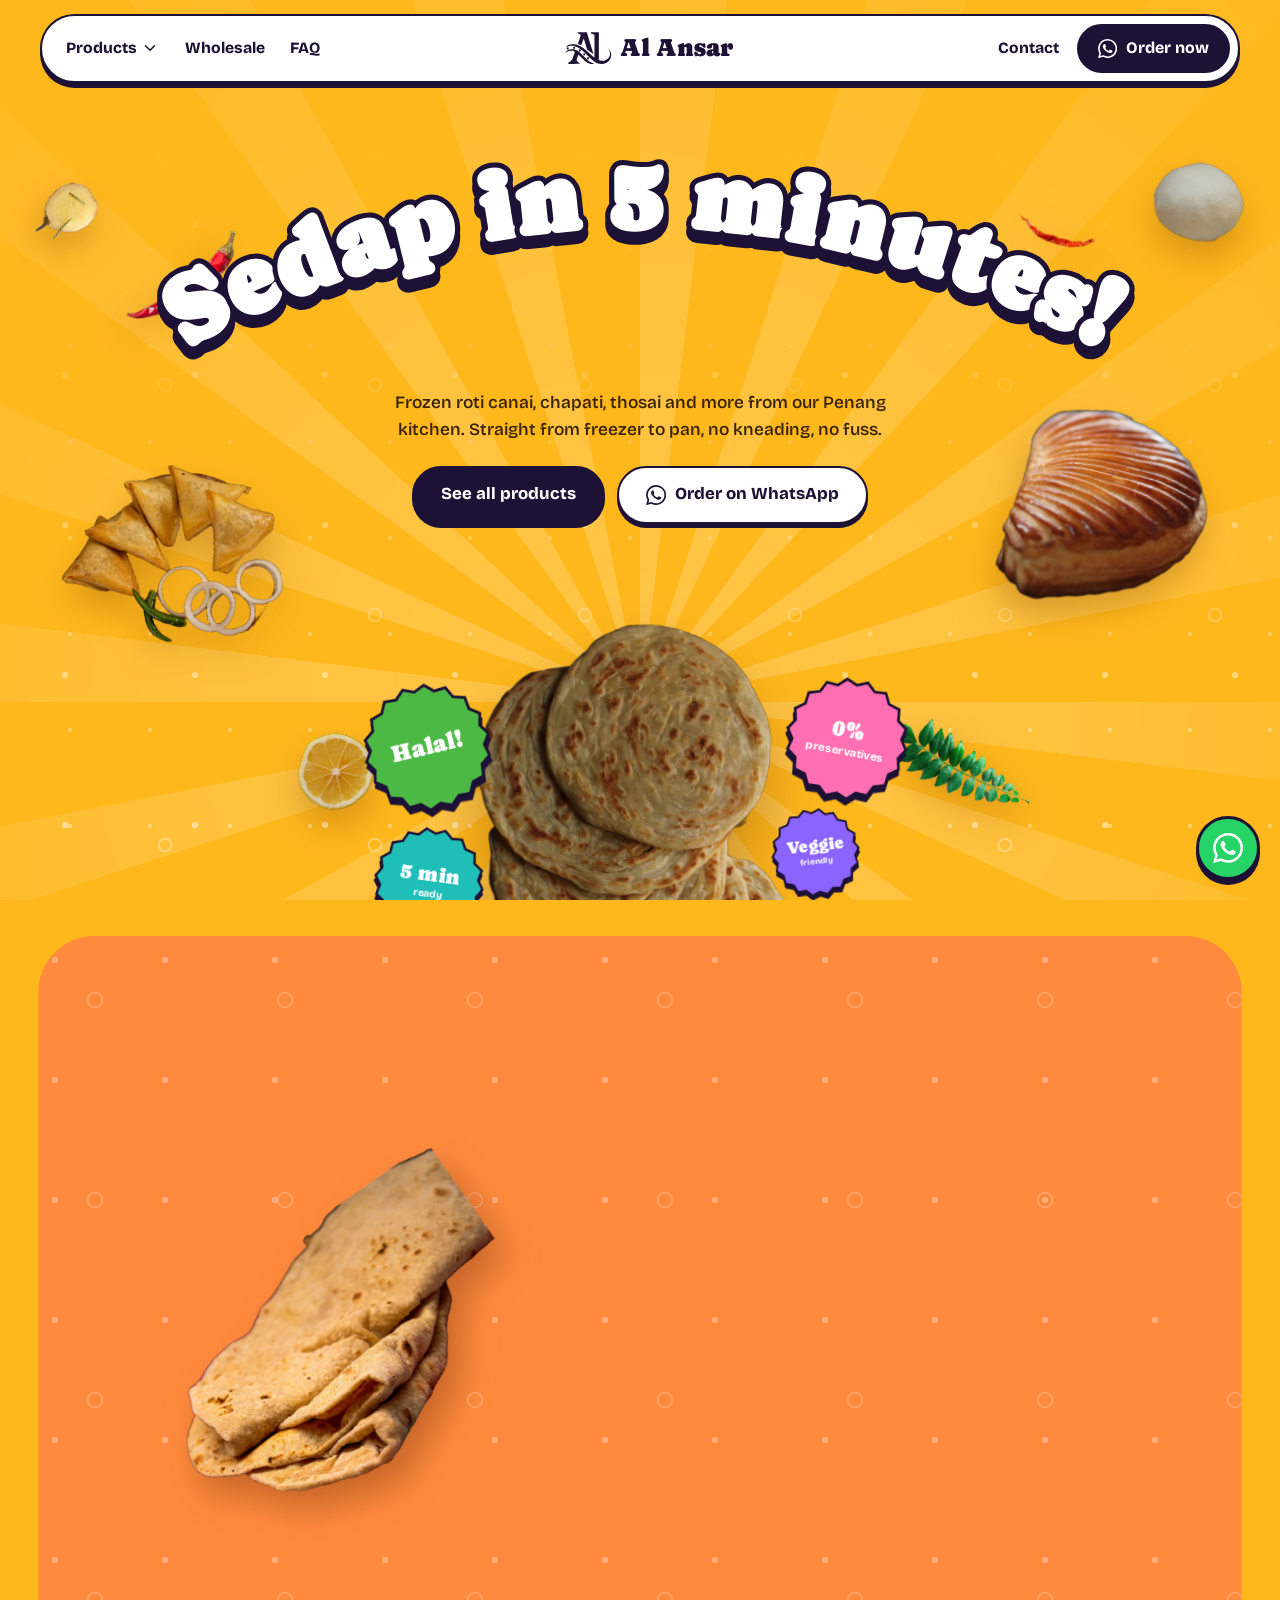
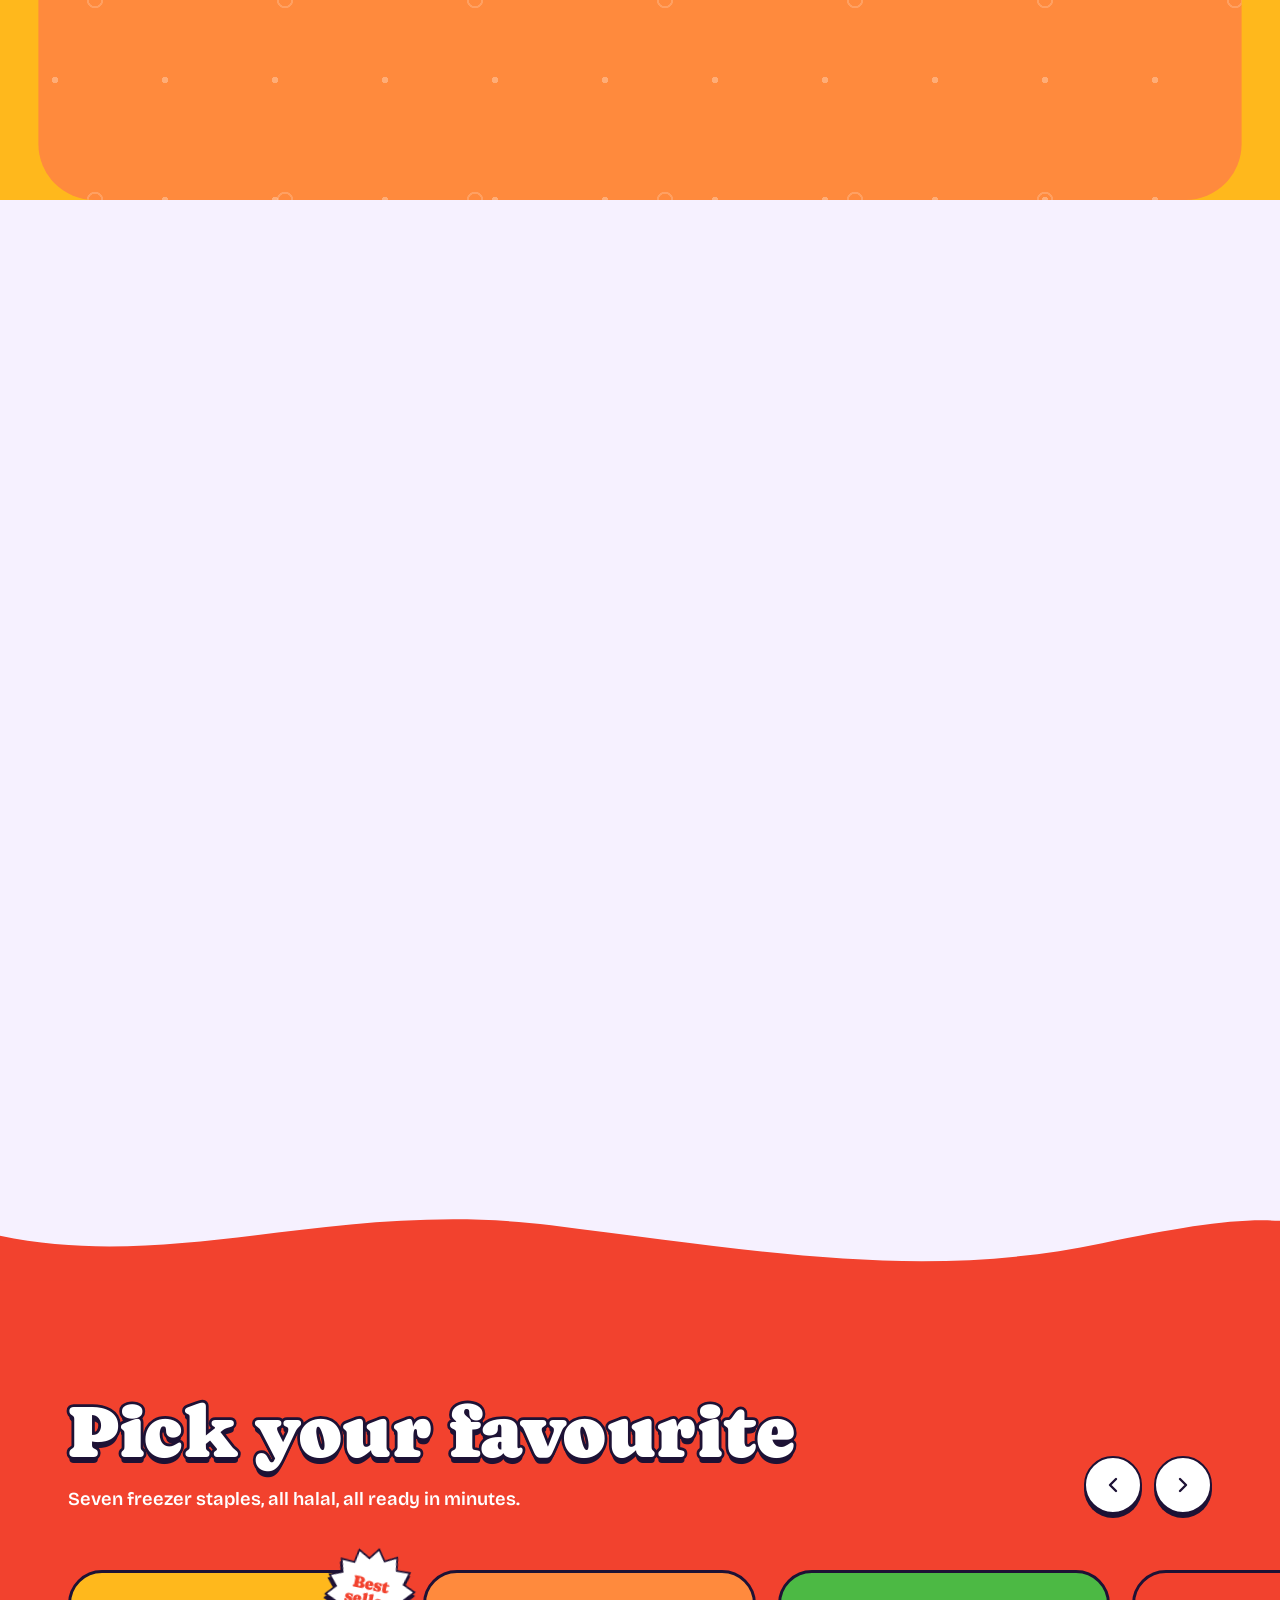
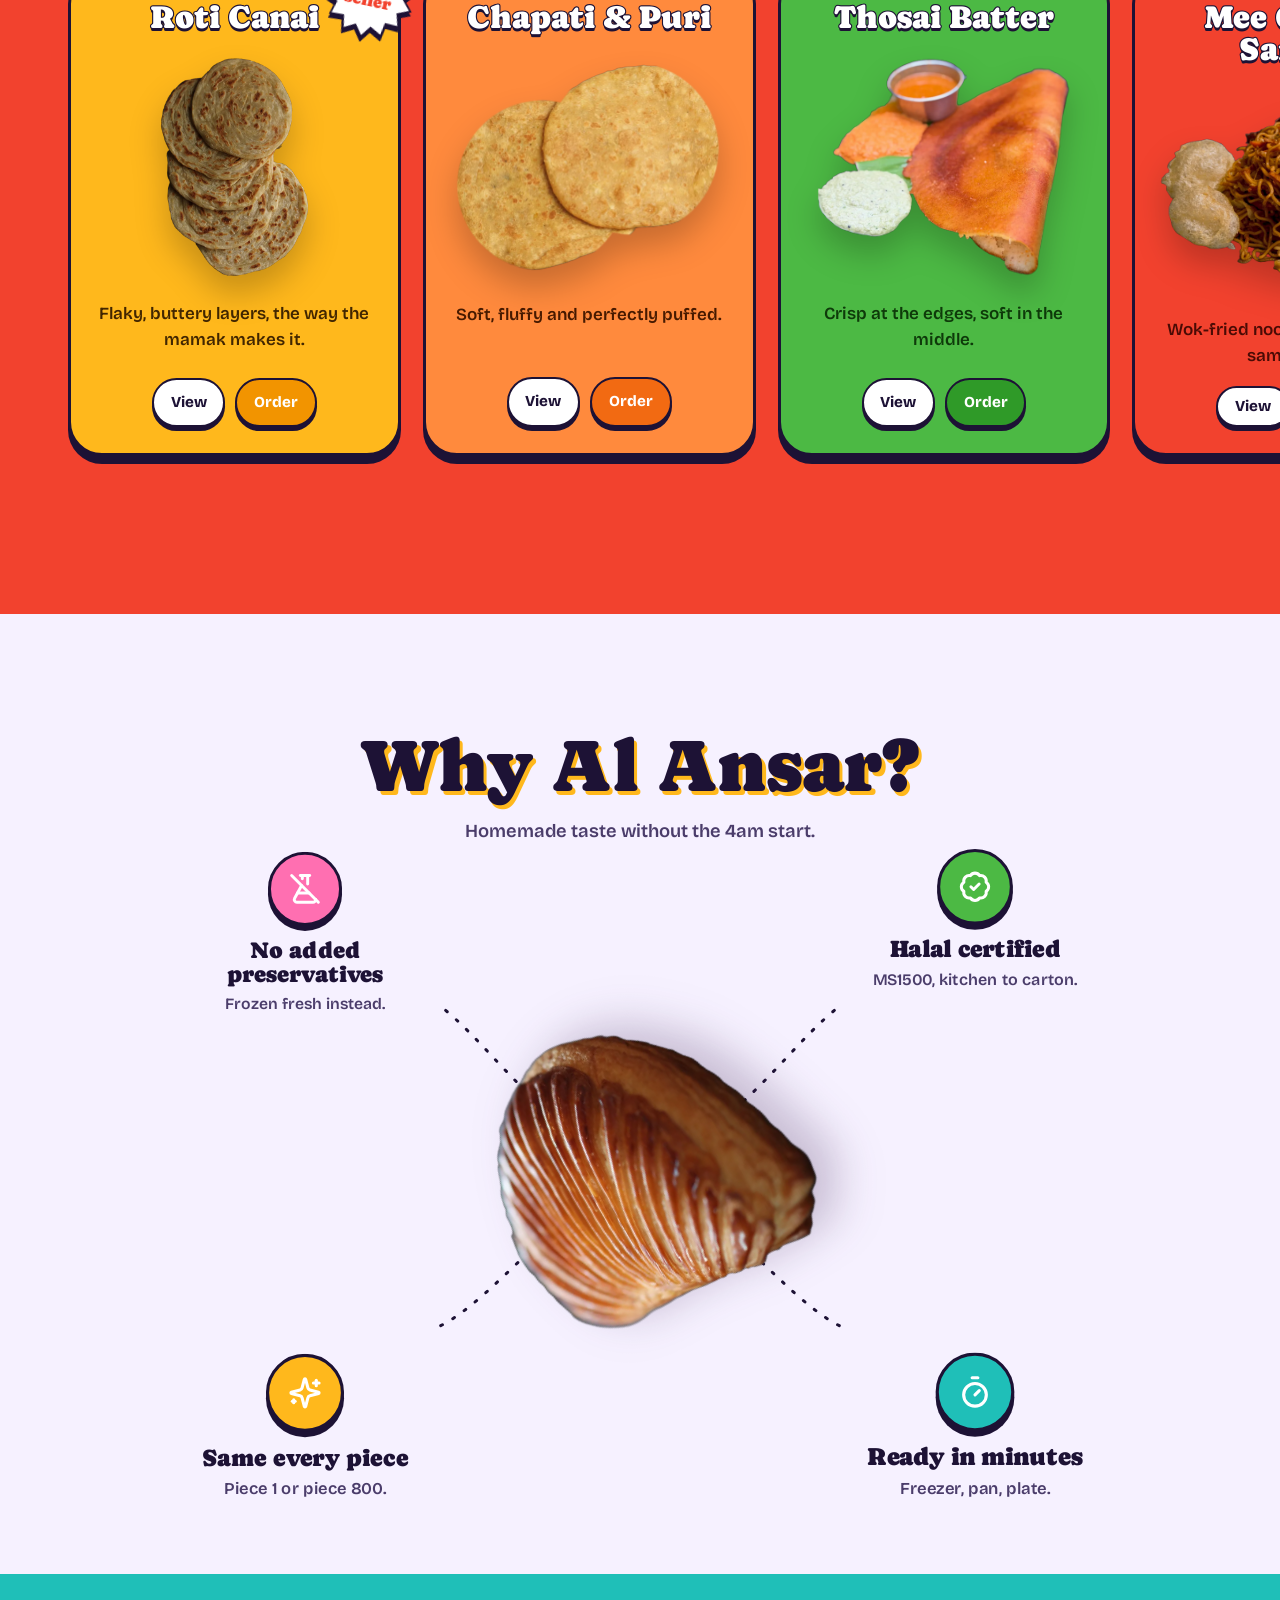
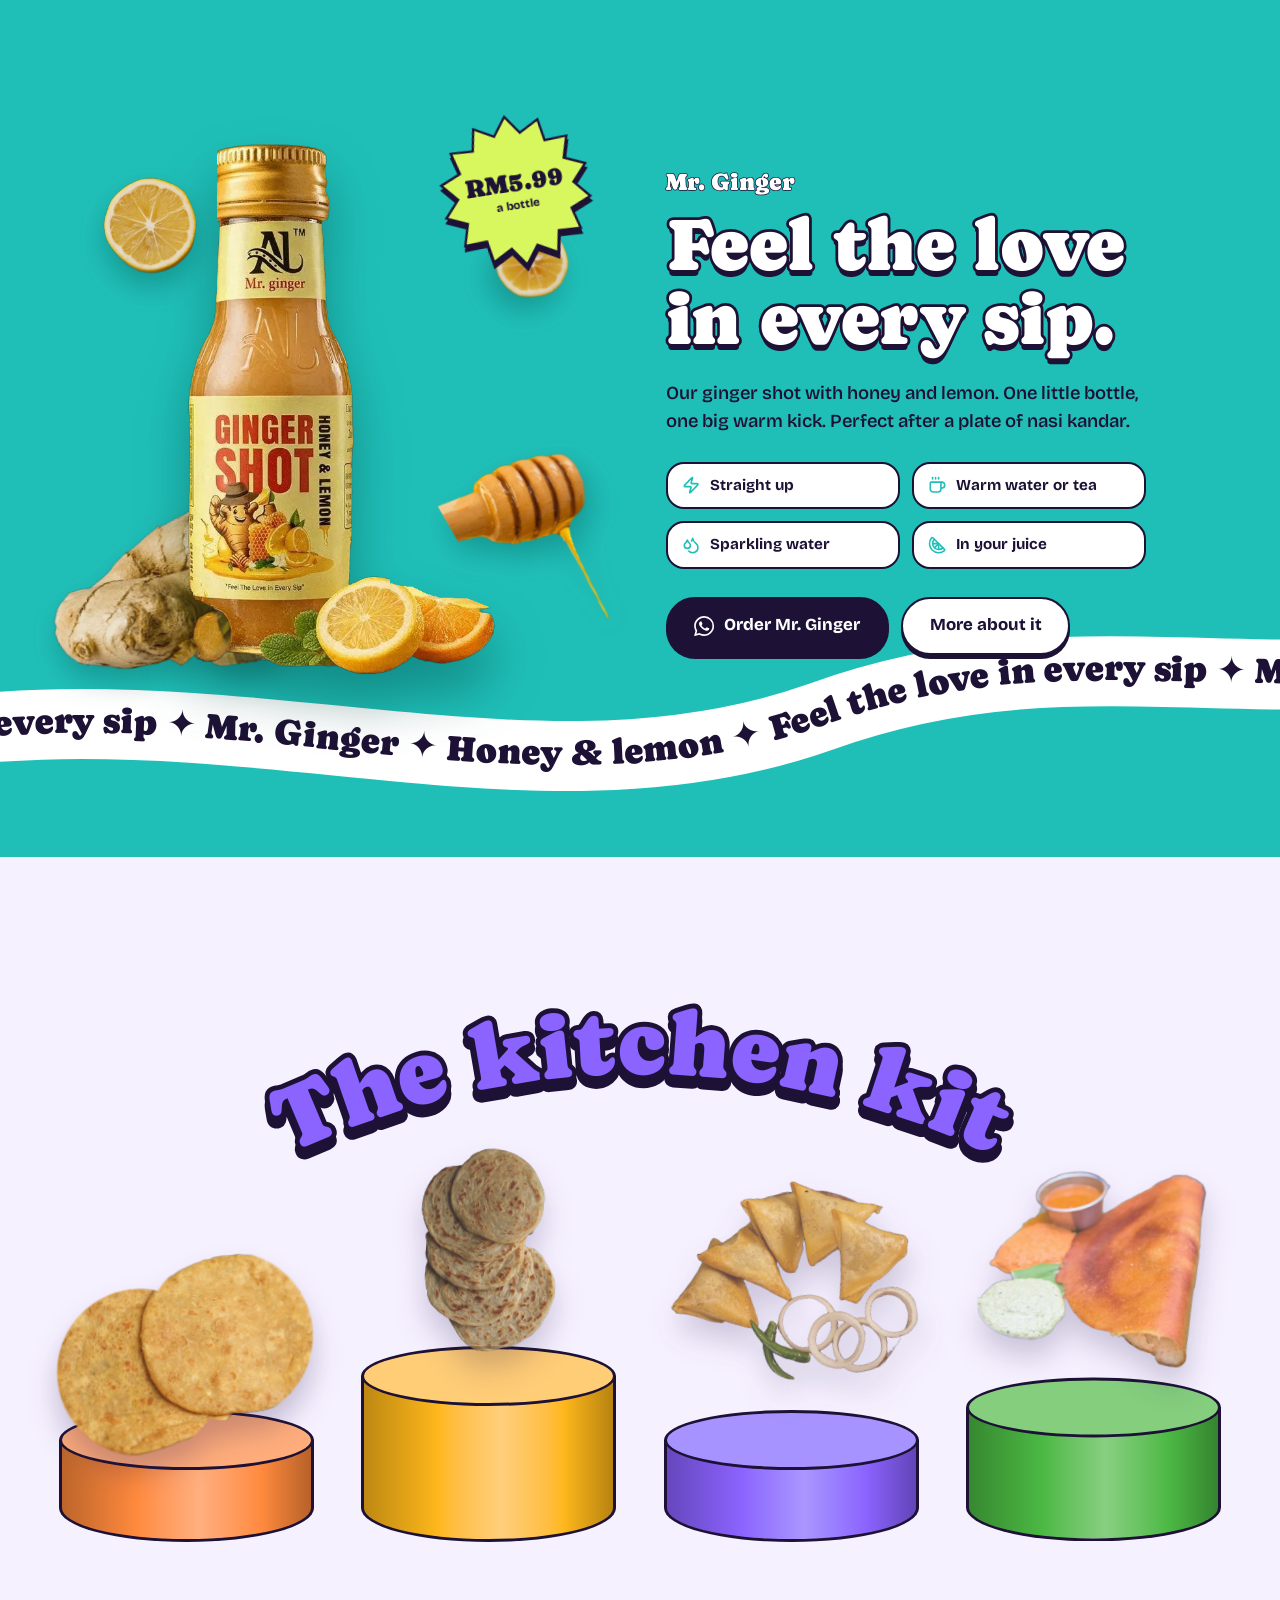
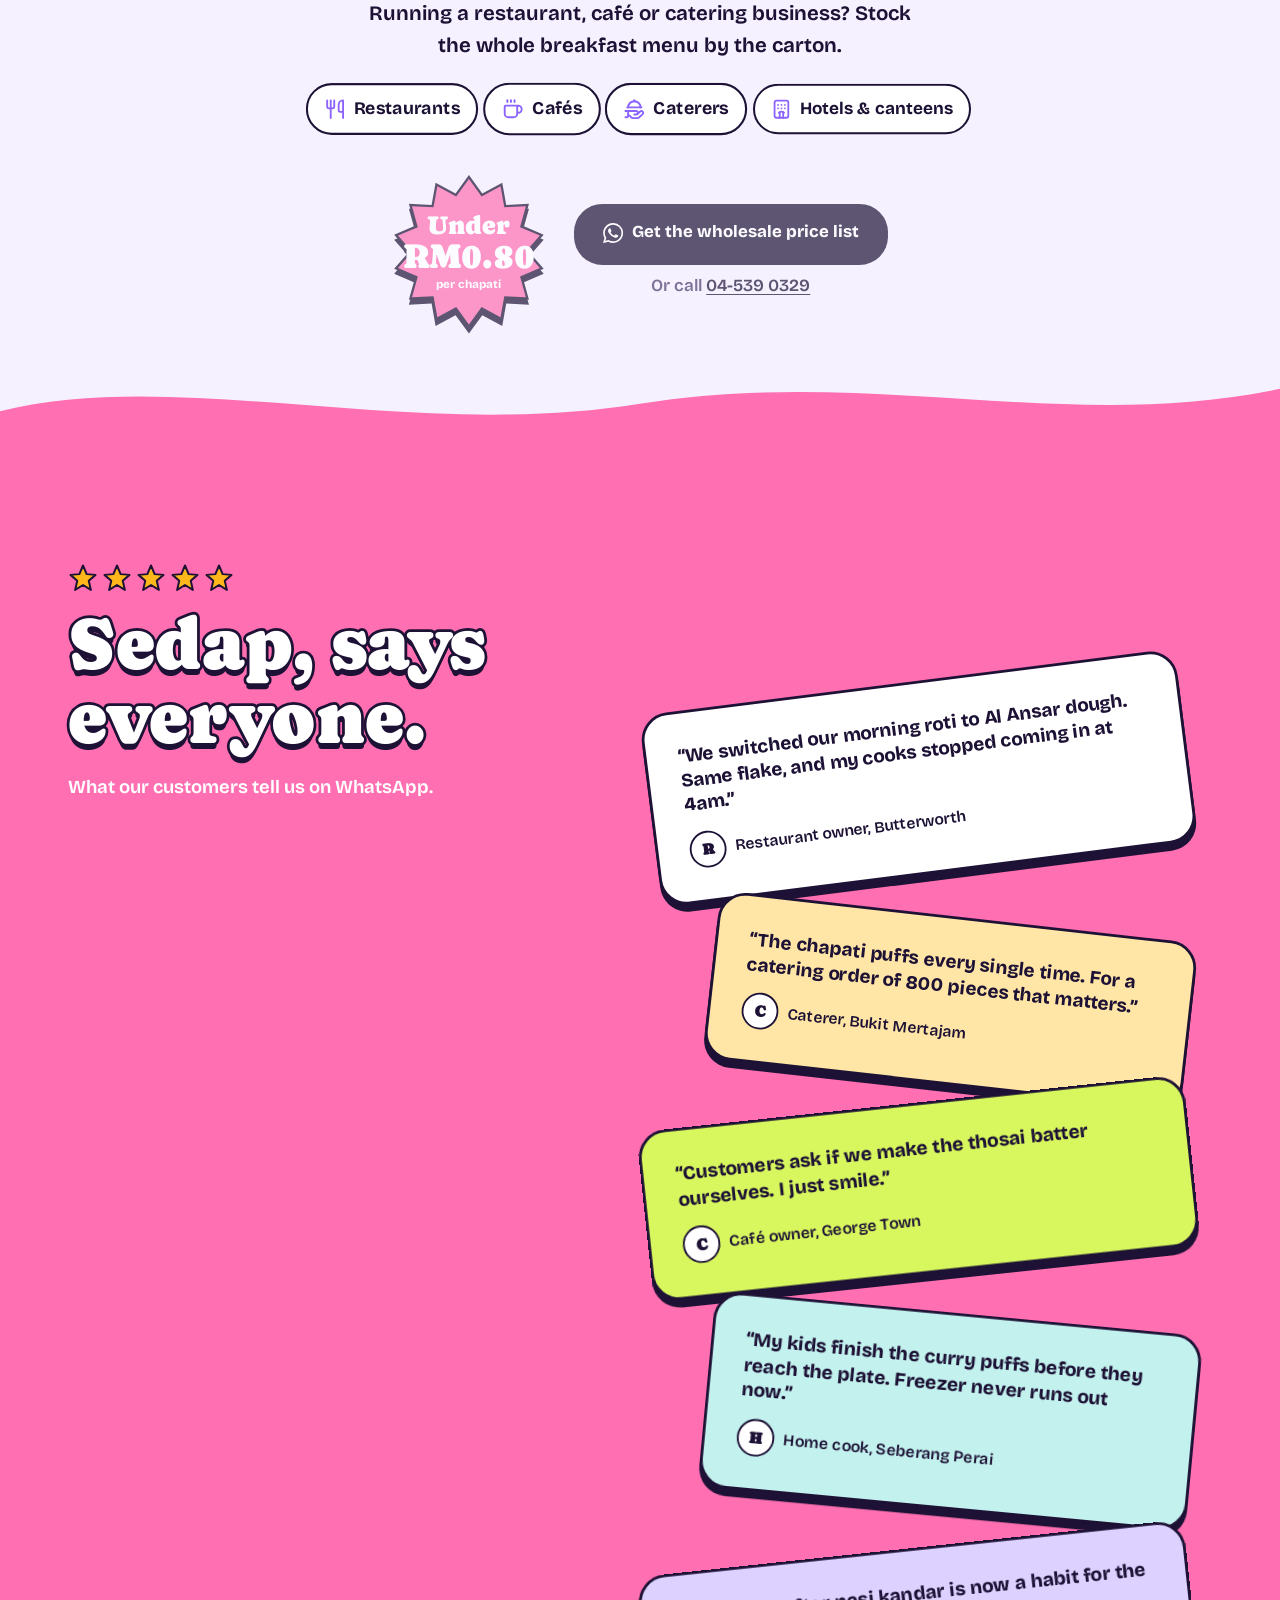
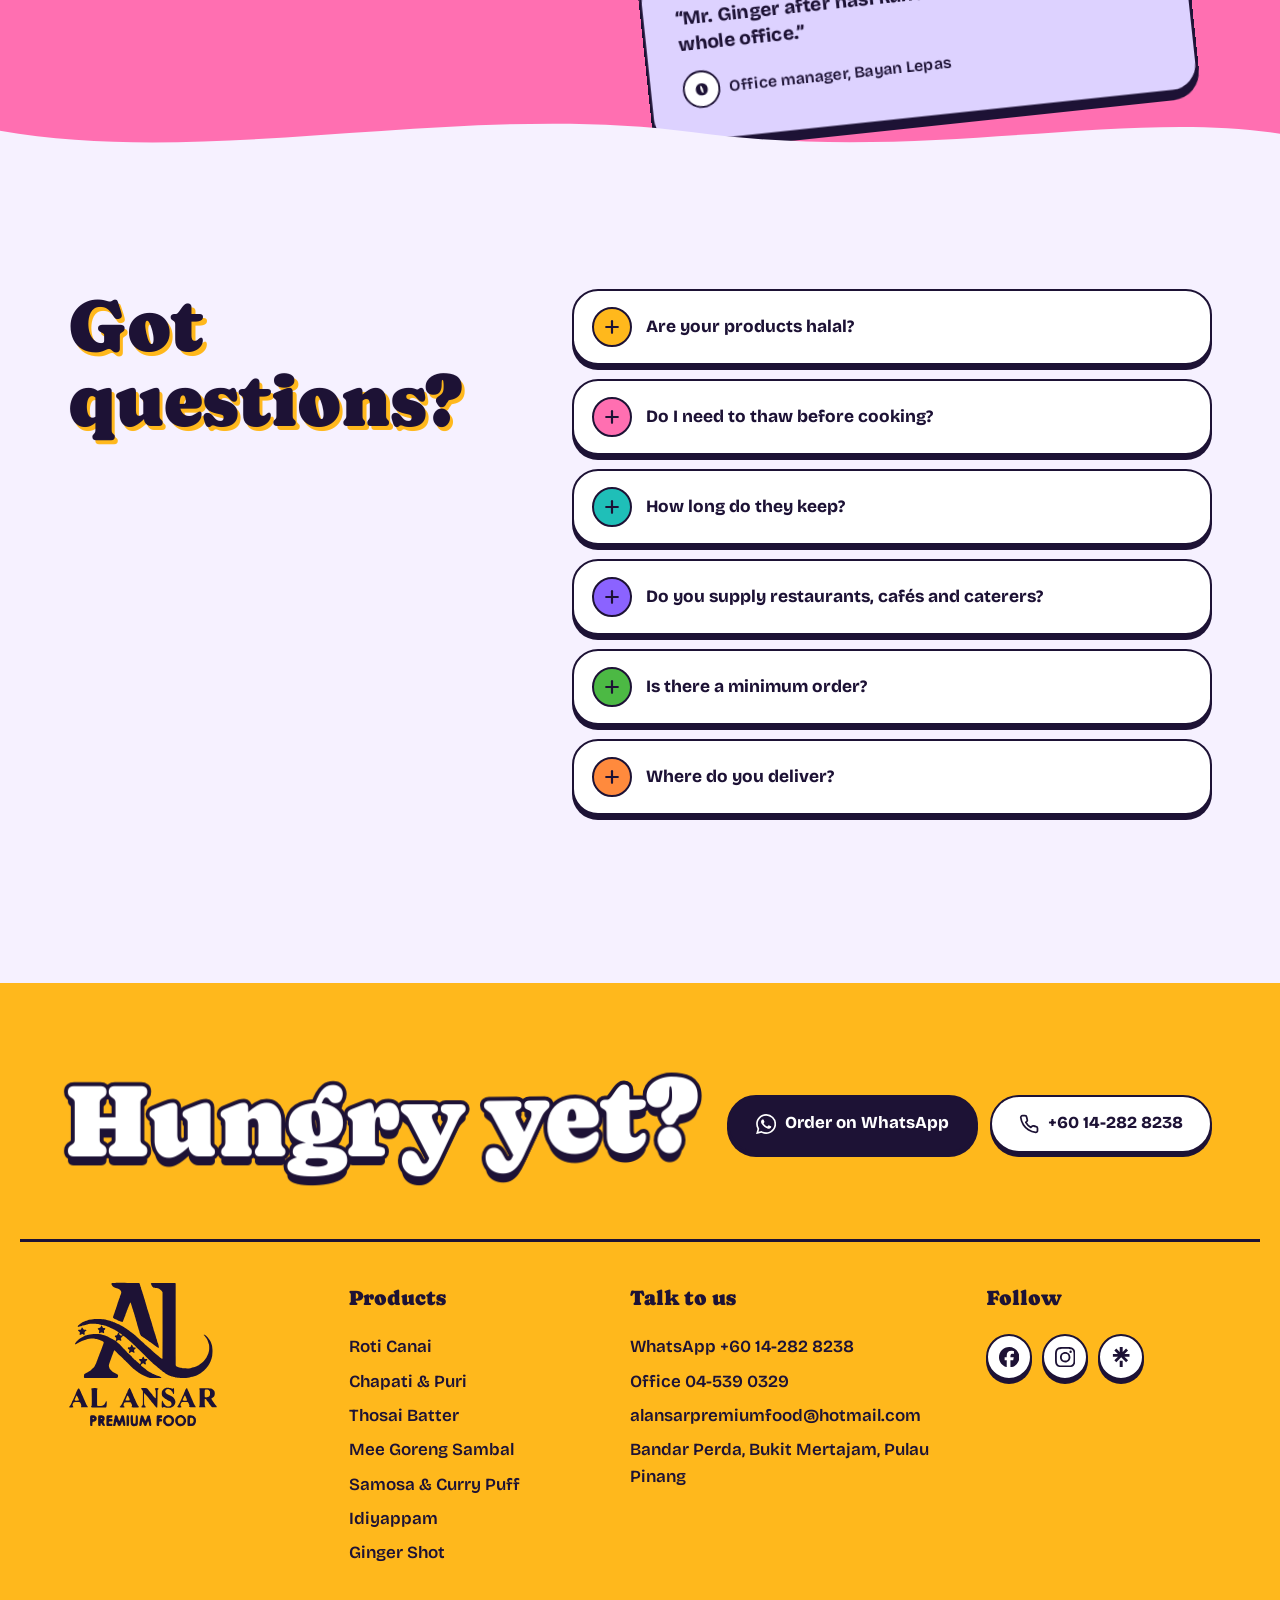
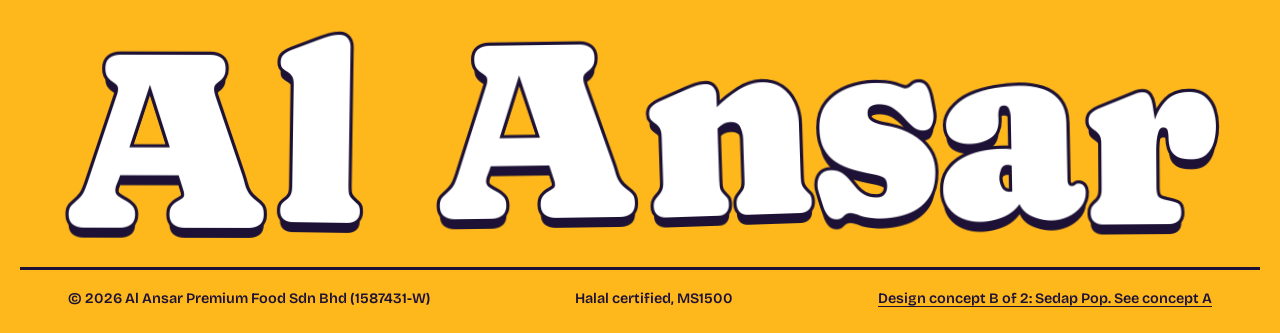
<file: sedap-pop.html>
<!doctype html>
<html lang="en">
<head>
  <meta charset="utf-8">
  <meta name="viewport" content="width=device-width, initial-scale=1">
  <title>Al Ansar Premium Food | Sedap in 5 minutes</title>
  <meta name="description" content="Halal frozen roti canai, chapati, thosai, mee goreng, samosa, idiyappam and Mr. Ginger ginger shot from Al Ansar Premium Food, Penang. Straight from freezer to pan.">
  <meta name="theme-color" content="#FFB81C">
  <link rel="icon" href="assets/img/brand/logo-mark.svg" type="image/svg+xml">
  <link rel="stylesheet" href="assets/fonts/fonts.css">
  <link rel="stylesheet" href="assets/css/sedap-pop.css">
  <script>document.documentElement.classList.add(matchMedia("(prefers-reduced-motion: reduce)").matches ? "reduce-motion" : "motion");</script>
</head>
<body class="sp sp-home">
<script src="assets/js/icons.js"></script>
<a class="skip" href="#main">Skip to content</a>

<!-- Preloader: product colours wipe away -->
<div class="curtain" aria-hidden="true">
  <span style="--c:#FFB81C"></span><span style="--c:#FF8A3D"></span><span style="--c:#F2422E"></span><span style="--c:#FF6FB1"></span><span style="--c:#8B63FF"></span><span style="--c:#1FBFB8"></span><span style="--c:#4CB944"></span>
  <p class="curtain__word">Sedap!</p>
</div>

<header class="bar" data-bar>
  <nav class="bar__left" aria-label="Main">
    <button class="bar__link bar__drop" type="button" aria-expanded="false" aria-controls="mega">Products <svg class="icon" aria-hidden="true"><use href="#i-chevron-down"/></svg></button>
    <a class="bar__link" href="#kit">Wholesale</a>
    <a class="bar__link" href="#faq">FAQ</a>
  </nav>
  <a class="bar__brand" href="sedap-pop.html" aria-label="Al Ansar Premium Food, home">
    <svg class="bar__mark" aria-hidden="true"><use href="#logo-mark"/></svg>
    <span>Al Ansar</span>
  </a>
  <div class="bar__right">
    <a class="bar__link bar__hide-sm" href="#contact">Contact</a>
    <a class="pill pill--ink" data-wa="Hi Al Ansar! I'd like to place an order."><svg class="icon" aria-hidden="true"><use href="#i-whatsapp"/></svg><span>Order now</span></a>
  </div>
  <div class="mega" id="mega" hidden>
    <div class="mega__grid" data-mega></div>
  </div>
</header>

<main id="main">

  <!-- HERO -->
  <section class="hero" data-hero style="--c:#FFB81C">
    <div class="rays" aria-hidden="true"></div>
    <div class="fizz" aria-hidden="true"></div>
    <h1 class="hero__title">
      <span class="sr-only">Sedap in 5 minutes!</span>
      <svg class="hero__arc" viewBox="0 0 1200 330" aria-hidden="true">
        <defs><path id="hero-arc" d="M30,305 Q600,-45 1170,305"/></defs>
        <text class="arc-text" text-anchor="middle"><textPath href="#hero-arc" startOffset="50%">Sedap in 5 minutes!</textPath></text>
      </svg>
      <span class="hero__flat pop-title" aria-hidden="true">Sedap in 5 minutes!</span>
    </h1>
    <div class="hero__sub">
      <p>Frozen roti canai, chapati, thosai and more from our Penang kitchen. Straight from freezer to pan, no kneading, no fuss.</p>
      <div class="hero__ctas">
        <a class="pill pill--ink pill--lg" href="#lineup">See all products</a>
        <a class="pill pill--white pill--lg" data-wa="Hi Al Ansar! I'd like to place an order."><svg class="icon" aria-hidden="true"><use href="#i-whatsapp"/></svg>Order on WhatsApp</a>
      </div>
    </div>
    <div class="hero__stage" aria-hidden="true">
      <img class="hero__roti" src="assets/img/products/roti-canai.webp" alt="">
      <span class="sticker sticker--scallop" style="--bg:#4CB944;--x:-215%;--y:-72%;--r:-12deg">Halal!</span>
      <span class="sticker sticker--scallop" style="--bg:#FF6FB1;--x:118%;--y:-80%;--r:10deg">0%<small>preservatives</small></span>
      <span class="sticker sticker--scallop" style="--bg:#1FBFB8;--x:-240%;--y:46%;--r:8deg">5 min<small>ready</small></span>
      <span class="sticker sticker--scallop" style="--bg:#8B63FF;--x:148%;--y:36%;--r:-8deg">Veggie<small>friendly</small></span>
    </div>
    <div class="floaters" aria-hidden="true">
      <img class="fl fl--samosa" src="assets/img/products/samosa-curry-puff.webp" alt="" data-depth="1.2">
      <img class="fl fl--puff" src="assets/img/products/extra/curry-puff-spiral.webp" alt="" data-depth="0.8">
      <img class="fl fl--chili" src="assets/img/decor/chili-2.webp" alt="" data-depth="1.8">
      <img class="fl fl--chili2" src="assets/img/decor/dried-chili-1.webp" alt="" data-depth="1.4">
      <img class="fl fl--leaf" src="assets/img/decor/curry-leaf.webp" alt="" data-depth="1.6">
      <img class="fl fl--lemon" src="assets/img/decor/lemon-3.webp" alt="" data-depth="2">
      <img class="fl fl--dough" src="assets/img/decor/dough-3.webp" alt="" data-depth="1">
      <img class="fl fl--ginger" src="assets/img/decor/ginger-slice-3.webp" alt="" data-depth="2.2">
    </div>
  </section>

  <!-- GROW CARD: chapati -->
  <section class="grow" data-grow>
    <div class="grow__card">
      <div class="grow__media" aria-hidden="true">
        <img class="grow__img" src="assets/img/products/extra/chapati-stack.webp" alt="">
        <span class="sticker sticker--scallop sticker--sm" style="--bg:#FFFFFF;--fg:#471A00;--x:-150%;--y:-120%;--r:-10deg">No<small>trans fat</small></span>
        <span class="sticker sticker--scallop sticker--sm" style="--bg:#FFB81C;--fg:#471A00;--x:120%;--y:-130%;--r:12deg">5<small>pieces</small></span>
        <span class="sticker sticker--scallop sticker--sm" style="--bg:#FFFFFF;--fg:#471A00;--x:-160%;--y:70%;--r:6deg">No oil<small>needed</small></span>
        <span class="sticker sticker--scallop sticker--sm" style="--bg:#F2422E;--fg:#FFFFFF;--x:130%;--y:60%;--r:-6deg">Puffs<small>every time</small></span>
      </div>
      <div class="grow__copy">
        <h2 class="pop-title" data-pop>Soft, fluffy, perfectly puffed.</h2>
        <p>Our half-cooked chapati and puri go from freezer to pan in about a minute. Five pieces a pack, no oil needed, no trans fat.</p>
        <a class="pill pill--ink pill--lg" href="sedap-pop-product.html?p=chapati-puri">Meet chapati &amp; puri</a>
      </div>
    </div>
  </section>

  <!-- LINE-UP -->
  <section class="lineup" id="lineup" aria-labelledby="lineup-title">
    <svg class="wave wave--top" viewBox="0 0 1440 120" preserveAspectRatio="none" aria-hidden="true" style="color:#F2422E"><path d="M0,60 C200,110 380,10 620,46 C860,82 1040,120 1240,70 C1330,48 1390,36 1440,40 L1440,120 L0,120 Z" fill="currentColor"/></svg>
    <div class="wrap lineup__head">
      <div>
        <h2 id="lineup-title" class="pop-title" data-pop>Pick your favourite</h2>
        <p>Seven freezer staples, all halal, all ready in minutes.</p>
      </div>
      <div class="lineup__nav">
        <button class="circle-btn" type="button" data-lprev aria-label="Scroll products left"><svg class="icon" aria-hidden="true"><use href="#i-chevron-left"/></svg></button>
        <button class="circle-btn" type="button" data-lnext aria-label="Scroll products right"><svg class="icon" aria-hidden="true"><use href="#i-chevron-right"/></svg></button>
      </div>
    </div>
    <div class="lineup__track" data-track tabindex="0" aria-label="Products"></div>
  </section>

  <!-- WHY -->
  <section class="why" id="why" aria-labelledby="why-title">
    <svg class="wave wave--top" viewBox="0 0 1440 120" preserveAspectRatio="none" aria-hidden="true" style="color:#F6F1FF"><path d="M0,40 C220,100 420,0 700,50 C980,100 1180,20 1440,60 L1440,120 L0,120 Z" fill="currentColor"/></svg>
    <div class="wrap">
      <div class="why__head">
        <h2 id="why-title" class="ink-title" data-pop>Why Al Ansar?</h2>
        <p>Homemade taste without the 4am start.</p>
      </div>
      <div class="why__stage">
        <svg class="why__lines" viewBox="0 0 1000 560" preserveAspectRatio="none" aria-hidden="true">
          <path d="M440,250 C380,210 340,150 300,120"/>
          <path d="M560,250 C620,210 660,150 700,120"/>
          <path d="M440,320 C380,370 340,420 300,440"/>
          <path d="M560,320 C620,370 660,420 700,440"/>
        </svg>
        <img class="why__food" src="assets/img/products/extra/curry-puff-spiral.webp" alt="A spiral curry puff" loading="lazy">
        <div class="why__item why__item--1"><span class="why__icon" style="--bg:#FF6FB1">
          <svg class="icon" aria-hidden="true"><use href="#i-flask-conical-off"/></svg></span><h3>No added preservatives</h3><p>Frozen fresh instead.</p></div>
        <div class="why__item why__item--2"><span class="why__icon" style="--bg:#4CB944">
          <svg class="icon" aria-hidden="true"><use href="#i-badge-check"/></svg></span><h3>Halal certified</h3><p>MS1500, kitchen to carton.</p></div>
        <div class="why__item why__item--3"><span class="why__icon" style="--bg:#FFB81C">
          <svg class="icon" aria-hidden="true"><use href="#i-sparkles"/></svg></span><h3>Same every piece</h3><p>Piece 1 or piece 800.</p></div>
        <div class="why__item why__item--4"><span class="why__icon" style="--bg:#1FBFB8">
          <svg class="icon" aria-hidden="true"><use href="#i-timer"/></svg></span><h3>Ready in minutes</h3><p>Freezer, pan, plate.</p></div>
      </div>
    </div>
  </section>

  <!-- MR. GINGER -->
  <section class="gshot" id="ginger" aria-labelledby="gshot-title">
    <svg class="wave wave--top" viewBox="0 0 1440 120" preserveAspectRatio="none" aria-hidden="true" style="color:#1FBFB8"><path d="M0,80 C240,20 480,110 760,60 C1040,10 1260,90 1440,50 L1440,120 L0,120 Z" fill="currentColor"/></svg>
    <svg class="gshot__ribbon" viewBox="0 0 1440 260" preserveAspectRatio="xMidYMid slice" aria-hidden="true">
      <defs><path id="ribbon-path" d="M-200,200 C220,40 560,250 900,130 C1150,40 1320,120 1640,70"/></defs>
      <path class="gshot__ribbon-bg" d="M-200,200 C220,40 560,250 900,130 C1150,40 1320,120 1640,70"/>
      <text><textPath href="#ribbon-path" startOffset="0" data-ribbon>Feel the love in every sip ✦ Mr. Ginger ✦ Honey &amp; lemon ✦ Feel the love in every sip ✦ Mr. Ginger ✦ Honey &amp; lemon ✦ Feel the love in every sip ✦ Mr. Ginger ✦</textPath></text>
    </svg>
    <div class="wrap gshot__grid">
      <div class="gshot__stage" aria-hidden="true">
        <img class="gshot__bottle" src="assets/img/products/ginger-shot.webp" alt="">
        <img class="gfl gfl--l1" src="assets/img/decor/lemon-1.webp" alt="" data-depth="1.6">
        <img class="gfl gfl--l2" src="assets/img/decor/lemon-2.webp" alt="" data-depth="1.1">
        <img class="gfl gfl--root" src="assets/img/decor/ginger-root.webp" alt="" data-depth="0.7">
        <img class="gfl gfl--dip" src="assets/img/decor/honey-dipper.webp" alt="" data-depth="1.3">
        <span class="burst">RM5.99<small>a bottle</small></span>
      </div>
      <div class="gshot__copy">
        <p class="gshot__brand">Mr. Ginger</p>
        <h2 id="gshot-title" class="pop-title" data-pop>Feel the love in every sip.</h2>
        <p>Our ginger shot with honey and lemon. One little bottle, one big warm kick. Perfect after a plate of nasi kandar.</p>
        <ul class="gshot__ways" aria-label="Ways to drink it">
          <li><svg class="icon" aria-hidden="true"><use href="#i-zap"/></svg>Straight up</li>
          <li><svg class="icon" aria-hidden="true"><use href="#i-coffee"/></svg>Warm water or tea</li>
          <li><svg class="icon" aria-hidden="true"><use href="#i-droplets"/></svg>Sparkling water</li>
          <li><svg class="icon" aria-hidden="true"><use href="#i-citrus"/></svg>In your juice</li>
        </ul>
        <div class="gshot__ctas">
          <a class="pill pill--ink pill--lg" data-wa="Hi Al Ansar! I'd like to order Mr. Ginger ginger shots."><svg class="icon" aria-hidden="true"><use href="#i-whatsapp"/></svg>Order Mr. Ginger</a>
          <a class="pill pill--white pill--lg" href="sedap-pop-product.html?p=ginger-shot">More about it</a>
        </div>
      </div>
    </div>
  </section>

  <!-- KITCHEN KIT (wholesale) -->
  <section class="kit" id="kit" aria-labelledby="kit-title">
    <svg class="wave wave--top" viewBox="0 0 1440 120" preserveAspectRatio="none" aria-hidden="true" style="color:#F6F1FF"><path d="M0,50 C260,110 520,10 800,56 C1080,102 1260,40 1440,70 L1440,120 L0,120 Z" fill="currentColor"/></svg>
    <svg class="kit__arc" viewBox="0 0 1200 300" role="img" aria-labelledby="kit-title">
      <title id="kit-title">The kitchen kit</title>
      <defs><path id="kit-arc" d="M90,280 Q600,-20 1110,280"/></defs>
      <text class="arc-text arc-text--ink" text-anchor="middle"><textPath href="#kit-arc" startOffset="50%">The kitchen kit</textPath></text>
    </svg>
    <div class="kit__row" aria-hidden="true">
      <div class="kit__item" style="--c:#FF8A3D"><img src="assets/img/products/chapati-puri.webp" alt=""><span class="kit__base"></span></div>
      <div class="kit__item kit__item--tall" style="--c:#FFB81C"><img src="assets/img/products/roti-canai.webp" alt=""><span class="kit__base"></span></div>
      <div class="kit__item" style="--c:#8B63FF"><img src="assets/img/products/samosa-curry-puff.webp" alt=""><span class="kit__base"></span></div>
      <div class="kit__item kit__item--mid" style="--c:#4CB944"><img src="assets/img/products/thosai-batter.webp" alt=""><span class="kit__base"></span></div>
    </div>
    <div class="wrap kit__copy">
      <p class="kit__lead">Running a restaurant, café or catering business? Stock the whole breakfast menu by the carton.</p>
      <ul class="kit__who">
        <li><svg class="icon" aria-hidden="true"><use href="#i-utensils"/></svg>Restaurants</li>
        <li><svg class="icon" aria-hidden="true"><use href="#i-coffee"/></svg>Cafés</li>
        <li><svg class="icon" aria-hidden="true"><use href="#i-hand-platter"/></svg>Caterers</li>
        <li><svg class="icon" aria-hidden="true"><use href="#i-hotel"/></svg>Hotels &amp; canteens</li>
      </ul>
      <div class="kit__deal">
        <span class="burst burst--pink">Under<b>RM0.80</b><small>per chapati</small></span>
        <div>
          <a class="pill pill--ink pill--lg" data-wa="Hi Al Ansar! Please send me your wholesale price list. My business is: "><svg class="icon" aria-hidden="true"><use href="#i-whatsapp"/></svg>Get the wholesale price list</a>
          <p class="kit__small">Or call <a data-tel="2" data-c="phone2Display"></a></p>
        </div>
      </div>
    </div>
  </section>

  <!-- TESTIMONIALS -->
  <section class="love" aria-labelledby="love-title">
    <svg class="wave wave--top" viewBox="0 0 1440 120" preserveAspectRatio="none" aria-hidden="true" style="color:#FF6FB1"><path d="M0,70 C200,10 460,110 720,60 C980,10 1200,100 1440,40 L1440,120 L0,120 Z" fill="currentColor"/></svg>
    <div class="wrap love__grid">
      <div class="love__head">
        <div class="love__stars" aria-hidden="true"><svg class="icon" viewBox="0 0 24 24"><path d="M12 2l2.9 6.9 7.1.6-5.4 4.7 1.7 7.3L12 17.6 5.7 21.5l1.7-7.3L2 9.5l7.1-.6z"/></svg><svg class="icon" viewBox="0 0 24 24"><path d="M12 2l2.9 6.9 7.1.6-5.4 4.7 1.7 7.3L12 17.6 5.7 21.5l1.7-7.3L2 9.5l7.1-.6z"/></svg><svg class="icon" viewBox="0 0 24 24"><path d="M12 2l2.9 6.9 7.1.6-5.4 4.7 1.7 7.3L12 17.6 5.7 21.5l1.7-7.3L2 9.5l7.1-.6z"/></svg><svg class="icon" viewBox="0 0 24 24"><path d="M12 2l2.9 6.9 7.1.6-5.4 4.7 1.7 7.3L12 17.6 5.7 21.5l1.7-7.3L2 9.5l7.1-.6z"/></svg><svg class="icon" viewBox="0 0 24 24"><path d="M12 2l2.9 6.9 7.1.6-5.4 4.7 1.7 7.3L12 17.6 5.7 21.5l1.7-7.3L2 9.5l7.1-.6z"/></svg></div>
        <h2 id="love-title" class="pop-title" data-pop>Sedap, says everyone.</h2>
        <p>What our customers tell us on WhatsApp.</p>
      </div>
      <div class="love__list" data-love></div>
    </div>
  </section>

  <!-- FAQ -->
  <section class="faq" id="faq" aria-labelledby="faq-title">
    <svg class="wave wave--top" viewBox="0 0 1440 120" preserveAspectRatio="none" aria-hidden="true" style="color:#F6F1FF"><path d="M0,60 C240,110 520,20 780,62 C1040,104 1260,30 1440,64 L1440,120 L0,120 Z" fill="currentColor"/></svg>
    <div class="wrap faq__wrap">
      <h2 id="faq-title" class="ink-title" data-pop>Got questions?</h2>
      <div class="faq__list" data-faq></div>
    </div>
  </section>
</main>

<footer class="foot" id="contact">
  <svg class="wave wave--top" viewBox="0 0 1440 120" preserveAspectRatio="none" aria-hidden="true" style="color:#FFB81C"><path d="M0,70 C220,20 460,110 720,66 C980,22 1220,100 1440,50 L1440,120 L0,120 Z" fill="currentColor"/></svg>
  <div class="wrap foot__cta">
    <h2 class="pop-title" data-pop>Hungry yet?</h2>
    <div class="foot__ctas">
      <a class="pill pill--ink pill--lg" data-wa="Hi Al Ansar! I'd like to place an order."><svg class="icon" aria-hidden="true"><use href="#i-whatsapp"/></svg>Order on WhatsApp</a>
      <a class="pill pill--white pill--lg" data-tel><svg class="icon" aria-hidden="true"><use href="#i-phone"/></svg><span data-c="phoneDisplay"></span></a>
    </div>
  </div>
  <div class="wrap foot__cols">
    <div class="foot__brand">
      <svg class="foot__logo" viewBox="0 0 1272 1228" aria-label="Al Ansar Premium Food" role="img"><use href="#logo-full"/></svg>
    </div>
    <nav aria-label="Products" data-foot-products><h3>Products</h3></nav>
    <div>
      <h3>Talk to us</h3>
      <a data-wa="Hi Al Ansar!">WhatsApp <span data-c="phoneDisplay"></span></a>
      <a data-tel="2">Office <span data-c="phone2Display"></span></a>
      <a data-mail data-c="email"></a>
      <a data-map data-c="address"></a>
    </div>
    <div>
      <h3>Follow</h3>
      <div class="foot__social">
        <a data-social="facebook" aria-label="Facebook"><svg class="icon" aria-hidden="true"><use href="#i-facebook"/></svg></a>
        <a data-social="instagram" aria-label="Instagram"><svg class="icon" aria-hidden="true"><use href="#i-instagram"/></svg></a>
        <a data-social="linktree" aria-label="Linktree"><svg class="icon" aria-hidden="true"><use href="#i-linktree"/></svg></a>
      </div>
    </div>
  </div>
  <p class="foot__giant" aria-hidden="true">Al Ansar</p>
  <div class="wrap foot__legal">
    <span>© <span data-year></span> Al Ansar Premium Food Sdn Bhd (1587431-W)</span>
    <span>Halal certified, MS1500</span>
    <a href="index.html">Design concept B of 2: Sedap Pop. See concept A</a>
  </div>
</footer>

<a class="wa-bubble" data-wa="Hi Al Ansar!" aria-label="Chat with us on WhatsApp"><svg class="icon" aria-hidden="true"><use href="#i-whatsapp"/></svg></a>

<script src="assets/js/vendor/gsap.min.js"></script>
<script src="assets/js/vendor/ScrollTrigger.min.js"></script>
<script src="assets/js/vendor/SplitText.min.js"></script>
<script src="assets/js/vendor/lenis.min.js"></script>
<script src="assets/js/data/products.js"></script>
<script src="assets/js/core.js"></script>
<script src="assets/js/sedap-pop-common.js"></script>
<script src="assets/js/sedap-pop.js"></script>
</body>
</html>
</file>
<file: assets/fonts/fonts.css>
/* fraunces italic latin-ext */
@font-face {
  font-family: 'Fraunces';
  font-style: italic;
  font-weight: 100 900;
  font-display: swap;
  src: url(fraunces-italic-latin-ext.woff2) format('woff2');
  unicode-range: U+0100-02BA, U+02BD-02C5, U+02C7-02CC, U+02CE-02D7, U+02DD-02FF, U+0304, U+0308, U+0329, U+1D00-1DBF, U+1E00-1E9F, U+1EF2-1EFF, U+2020, U+20A0-20AB, U+20AD-20C0, U+2113, U+2C60-2C7F, U+A720-A7FF;
}
/* fraunces italic latin */
@font-face {
  font-family: 'Fraunces';
  font-style: italic;
  font-weight: 100 900;
  font-display: swap;
  src: url(fraunces-italic-latin.woff2) format('woff2');
  unicode-range: U+0000-00FF, U+0131, U+0152-0153, U+02BB-02BC, U+02C6, U+02DA, U+02DC, U+0304, U+0308, U+0329, U+2000-206F, U+20AC, U+2122, U+2191, U+2193, U+2212, U+2215, U+FEFF, U+FFFD;
}
/* fraunces normal latin-ext */
@font-face {
  font-family: 'Fraunces';
  font-style: normal;
  font-weight: 100 900;
  font-display: swap;
  src: url(fraunces-normal-latin-ext.woff2) format('woff2');
  unicode-range: U+0100-02BA, U+02BD-02C5, U+02C7-02CC, U+02CE-02D7, U+02DD-02FF, U+0304, U+0308, U+0329, U+1D00-1DBF, U+1E00-1E9F, U+1EF2-1EFF, U+2020, U+20A0-20AB, U+20AD-20C0, U+2113, U+2C60-2C7F, U+A720-A7FF;
}
/* fraunces normal latin */
@font-face {
  font-family: 'Fraunces';
  font-style: normal;
  font-weight: 100 900;
  font-display: swap;
  src: url(fraunces-normal-latin.woff2) format('woff2');
  unicode-range: U+0000-00FF, U+0131, U+0152-0153, U+02BB-02BC, U+02C6, U+02DA, U+02DC, U+0304, U+0308, U+0329, U+2000-206F, U+20AC, U+2122, U+2191, U+2193, U+2212, U+2215, U+FEFF, U+FFFD;
}
/* instrument-sans italic latin-ext */
@font-face {
  font-family: 'Instrument Sans';
  font-style: italic;
  font-weight: 400 700;
  font-stretch: 75% 100%;
  font-display: swap;
  src: url(instrument-sans-italic-latin-ext.woff2) format('woff2');
  unicode-range: U+0100-02BA, U+02BD-02C5, U+02C7-02CC, U+02CE-02D7, U+02DD-02FF, U+0304, U+0308, U+0329, U+1D00-1DBF, U+1E00-1E9F, U+1EF2-1EFF, U+2020, U+20A0-20AB, U+20AD-20C0, U+2113, U+2C60-2C7F, U+A720-A7FF;
}
/* instrument-sans italic latin */
@font-face {
  font-family: 'Instrument Sans';
  font-style: italic;
  font-weight: 400 700;
  font-stretch: 75% 100%;
  font-display: swap;
  src: url(instrument-sans-italic-latin.woff2) format('woff2');
  unicode-range: U+0000-00FF, U+0131, U+0152-0153, U+02BB-02BC, U+02C6, U+02DA, U+02DC, U+0304, U+0308, U+0329, U+2000-206F, U+20AC, U+2122, U+2191, U+2193, U+2212, U+2215, U+FEFF, U+FFFD;
}
/* instrument-sans normal latin-ext */
@font-face {
  font-family: 'Instrument Sans';
  font-style: normal;
  font-weight: 400 700;
  font-stretch: 75% 100%;
  font-display: swap;
  src: url(instrument-sans-normal-latin-ext.woff2) format('woff2');
  unicode-range: U+0100-02BA, U+02BD-02C5, U+02C7-02CC, U+02CE-02D7, U+02DD-02FF, U+0304, U+0308, U+0329, U+1D00-1DBF, U+1E00-1E9F, U+1EF2-1EFF, U+2020, U+20A0-20AB, U+20AD-20C0, U+2113, U+2C60-2C7F, U+A720-A7FF;
}
/* instrument-sans normal latin */
@font-face {
  font-family: 'Instrument Sans';
  font-style: normal;
  font-weight: 400 700;
  font-stretch: 75% 100%;
  font-display: swap;
  src: url(instrument-sans-normal-latin.woff2) format('woff2');
  unicode-range: U+0000-00FF, U+0131, U+0152-0153, U+02BB-02BC, U+02C6, U+02DA, U+02DC, U+0304, U+0308, U+0329, U+2000-206F, U+20AC, U+2122, U+2191, U+2193, U+2212, U+2215, U+FEFF, U+FFFD;
}
/* caprasimo normal latin-ext */
@font-face {
  font-family: 'Caprasimo';
  font-style: normal;
  font-weight: 400;
  font-display: swap;
  src: url(caprasimo-normal-latin-ext.woff2) format('woff2');
  unicode-range: U+0100-02BA, U+02BD-02C5, U+02C7-02CC, U+02CE-02D7, U+02DD-02FF, U+0304, U+0308, U+0329, U+1D00-1DBF, U+1E00-1E9F, U+1EF2-1EFF, U+2020, U+20A0-20AB, U+20AD-20C0, U+2113, U+2C60-2C7F, U+A720-A7FF;
}
/* caprasimo normal latin */
@font-face {
  font-family: 'Caprasimo';
  font-style: normal;
  font-weight: 400;
  font-display: swap;
  src: url(caprasimo-normal-latin.woff2) format('woff2');
  unicode-range: U+0000-00FF, U+0131, U+0152-0153, U+02BB-02BC, U+02C6, U+02DA, U+02DC, U+0304, U+0308, U+0329, U+2000-206F, U+20AC, U+2122, U+2191, U+2193, U+2212, U+2215, U+FEFF, U+FFFD;
}
/* bricolage normal latin-ext */
@font-face {
  font-family: 'Bricolage Grotesque';
  font-style: normal;
  font-weight: 200 800;
  font-stretch: 75% 100%;
  font-display: swap;
  src: url(bricolage-normal-latin-ext.woff2) format('woff2');
  unicode-range: U+0100-02BA, U+02BD-02C5, U+02C7-02CC, U+02CE-02D7, U+02DD-02FF, U+0304, U+0308, U+0329, U+1D00-1DBF, U+1E00-1E9F, U+1EF2-1EFF, U+2020, U+20A0-20AB, U+20AD-20C0, U+2113, U+2C60-2C7F, U+A720-A7FF;
}
/* bricolage normal latin */
@font-face {
  font-family: 'Bricolage Grotesque';
  font-style: normal;
  font-weight: 200 800;
  font-stretch: 75% 100%;
  font-display: swap;
  src: url(bricolage-normal-latin.woff2) format('woff2');
  unicode-range: U+0000-00FF, U+0131, U+0152-0153, U+02BB-02BC, U+02C6, U+02DA, U+02DC, U+0304, U+0308, U+0329, U+2000-206F, U+20AC, U+2122, U+2191, U+2193, U+2212, U+2215, U+FEFF, U+FFFD;
}
</file>
<file: assets/css/launcher.css>
/* Concept launcher: split screen */
*, *::before, *::after { box-sizing: border-box; }
:root {
  --ink: #2C1B0E;
  --ease: cubic-bezier(.2, .75, .1, 1);
  --noise: url("data:image/svg+xml,%3Csvg xmlns='http://www.w3.org/2000/svg' width='220' height='220'%3E%3Cfilter id='n'%3E%3CfeTurbulence type='fractalNoise' baseFrequency='.85' numOctaves='3' stitchTiles='stitch'/%3E%3CfeColorMatrix values='0 0 0 0 .32 0 0 0 0 .2 0 0 0 0 .09 0 0 0 .07 0'/%3E%3C/filter%3E%3Crect width='100%25' height='100%25' filter='url(%23n)'/%3E%3C/svg%3E");
}
html, body { margin: 0; height: 100%; }
body { font: 400 1rem/1.55 'Instrument Sans', system-ui, sans-serif; color: var(--ink); background: #FFFBF4; display: flex; flex-direction: column; min-height: 100svh; }
img { display: block; max-width: 100%; }
a { color: inherit; text-decoration: none; }
h1, h2, p { margin: 0; }
.icon { width: 1.2em; height: 1.2em; stroke-width: 2; }
:focus-visible { outline: 3px solid #C8952B; outline-offset: -6px; }

.top { display: flex; align-items: center; gap: 18px; padding: 22px clamp(16px, 4vw, 48px); }
.top__mark { width: 64px; height: 46px; flex: none; --logo-fill: url(#gold-grad); }
.top h1 { font: 600 clamp(1.1rem, 1.8vw, 1.45rem)/1.2 'Fraunces', Georgia, serif; font-variation-settings: "SOFT" 100, "WONK" 1; }
.top p { color: #7A6048; font-size: .95rem; }

.split { flex: 1; display: flex; gap: 14px; padding: 0 14px 14px; min-height: 620px; }
.concept {
  position: relative; flex: 1; overflow: hidden; isolation: isolate;
  border-radius: 34px; display: flex; flex-direction: column; justify-content: flex-end;
  transition: flex .8s var(--ease);
}
.concept:hover, .concept:focus-visible { flex: 1.35; }
.concept__copy { position: relative; z-index: 3; padding: clamp(24px, 4vw, 52px); max-width: 560px; }
.concept__tag { font-size: .85rem; font-weight: 600; opacity: .75; }
.concept h2 { margin-top: 6px; font-size: clamp(2.8rem, 6vw, 5.4rem); line-height: .95; }
.concept__copy > p:not(.concept__tag) { margin-top: 14px; font-size: 1.05rem; max-width: 30rem; }
.concept__go { display: inline-flex; align-items: center; gap: .5em; margin-top: 22px; padding: .95em 1.4em; border-radius: 999px; font-weight: 700; transition: translate .4s var(--ease); }
.concept:hover .concept__go { translate: 0 -2px; }
.concept__art { position: absolute; inset: 0; z-index: 1; }
.concept__art img { position: absolute; transition: transform 1s var(--ease); }

/* A: Golden Leaf */
.concept--a { background: #F3E2C2 var(--noise); color: #3A2314; }
.concept--a::before { content: ""; position: absolute; inset: 0; z-index: 0; background: radial-gradient(60% 50% at 30% 20%, rgba(255, 248, 222, .8), transparent 70%); }
.concept--a h2 { font-family: 'Fraunces', Georgia, serif; font-weight: 580; font-variation-settings: "SOFT" 100, "WONK" 1; letter-spacing: -.03em; }
.concept--a .concept__go { background: #3A2314; color: #FFFCF4; }
.concept__shade { position: absolute; z-index: 2; width: 110%; right: -30%; top: -24%; opacity: .22; mix-blend-mode: multiply; rotate: 20deg; pointer-events: none; animation: drift 20s ease-in-out infinite alternate; }
@keyframes drift { to { transform: translate3d(-4%, 3%, 0) rotate(4deg); } }
.a-roti { width: min(46%, 360px); right: 6%; top: 8%; rotate: -8deg; filter: drop-shadow(14px 22px 18px rgba(74, 44, 18, .28)); }
.a-thosai { width: min(40%, 320px); right: -8%; top: 44%; rotate: 12deg; filter: drop-shadow(14px 22px 18px rgba(74, 44, 18, .25)); }
.a-leaf { width: min(14%, 110px); right: 44%; top: 12%; rotate: 30deg; filter: drop-shadow(8px 12px 10px rgba(74, 44, 18, .25)); }
.a-bottle { width: min(8%, 64px); right: 42%; top: 38%; rotate: -58deg; filter: drop-shadow(8px 12px 10px rgba(74, 44, 18, .3)); }
.concept--a:hover .a-roti { transform: rotate(-10deg) scale(1.05); }
.concept--a:hover .a-thosai { transform: translate(-4%, -3%) rotate(6deg); }

/* B: Sedap Pop */
.concept--b { background: #FFB81C; color: #1D1235; }
.concept__rays { position: absolute; left: 62%; top: 34%; width: 260%; aspect-ratio: 1; translate: -50% -50%; z-index: 0; background: repeating-conic-gradient(rgba(255, 255, 255, .22) 0deg 7deg, transparent 7deg 18deg); -webkit-mask: radial-gradient(circle, #000 0%, transparent 42%); mask: radial-gradient(circle, #000 0%, transparent 42%); animation: spin 90s linear infinite; }
@keyframes spin { to { rotate: 360deg; } }
.concept--b h2 { font-family: 'Caprasimo', Georgia, serif; font-weight: 400; color: #fff; -webkit-text-stroke: .075em #1D1235; paint-order: stroke fill; text-shadow: 0 .085em 0 #1D1235; }
.concept--b .concept__copy > p:not(.concept__tag) { font-weight: 600; font-family: 'Bricolage Grotesque', system-ui, sans-serif; }
.concept--b .concept__go { background: #1D1235; color: #fff; border: 2.5px solid #1D1235; box-shadow: 0 4px 0 #1D1235; font-family: 'Bricolage Grotesque', system-ui, sans-serif; }
.b-roti { width: min(44%, 340px); right: 12%; top: 6%; rotate: 8deg; filter: drop-shadow(0 26px 22px rgba(110, 55, 0, .35)); }
.b-samosa { width: min(28%, 220px); right: -4%; top: 44%; rotate: -12deg; filter: drop-shadow(0 16px 14px rgba(110, 55, 0, .3)); }
.b-puff { width: min(20%, 150px); right: 52%; top: 8%; rotate: 18deg; filter: drop-shadow(0 16px 14px rgba(110, 55, 0, .3)); }
.b-sticker {
  position: absolute; z-index: 2; right: 46%; top: 32%;
  width: 104px; aspect-ratio: 1; display: grid; place-content: center; text-align: center;
  font: 400 1.4rem/.95 'Caprasimo', Georgia, serif; color: #fff; rotate: -10deg;
  filter: drop-shadow(0 4px 0 #1D1235);
}
.b-sticker small { display: block; font: 700 .6rem/1.1 'Bricolage Grotesque', sans-serif; margin-top: 3px; }
.b-sticker::before, .b-sticker::after { content: ""; position: absolute; z-index: -1; clip-path: polygon(100% 50%, 94.8% 57.9%, 97% 67.1%, 89.4% 72.8%, 88.3% 82.1%, 79.2% 84.9%, 75% 93.3%, 65.6% 92.8%, 58.7% 99.2%, 50% 95.5%, 41.3% 99.2%, 34.4% 92.8%, 25% 93.3%, 20.8% 84.9%, 11.7% 82.1%, 10.6% 72.8%, 3% 67.1%, 5.2% 57.9%, 0% 50%, 5.2% 42.1%, 3% 32.9%, 10.6% 27.2%, 11.7% 17.9%, 20.8% 15.1%, 25% 6.7%, 34.4% 7.2%, 41.3% .8%, 50% 4.5%, 58.7% .8%, 65.6% 7.2%, 75% 6.7%, 79.2% 15.1%, 88.3% 17.9%, 89.4% 27.3%, 97% 32.9%, 94.8% 42.1%); }
.b-sticker::before { inset: 0; background: #1D1235; }
.b-sticker::after { inset: 3px; background: var(--bg); }
.b-sticker--2 { right: 8%; top: 36%; rotate: 12deg; }
.concept--b:hover .b-roti { transform: rotate(-14deg) scale(1.06); }
.concept--b:hover .b-samosa { transform: translate(-6%, -4%) rotate(8deg); }

.note { padding: 0 24px 18px; text-align: center; font-size: .82rem; color: #8A7560; }

@media (max-width: 820px) {
  .split { flex-direction: column; flex: none; min-height: 0; }
  .concept { min-height: 78svh; }
  .concept:hover, .concept:focus-visible { flex: 1; }
}
@media (prefers-reduced-motion: reduce) {
  *, *::before, *::after { animation: none !important; transition: none !important; }
}
</file>
<file: assets/css/golden-leaf.css>
/* =========================================================
   Concept A — Golden Leaf
   Sunlit table, banana-leaf greens, kraft and logo gold.
   ========================================================= */
:root {
  --cream: #FBF4E6;
  --cream-2: #F3E5CA;
  --dough: #F6E7C9;
  --dough-2: #EFDBB6;
  --cocoa: #3A2314;
  --kraft: #DDB888;
  --kraft-2: #F2E0C0;
  --gold: #C8952B;
  --gold-2: #EFCB6E;
  --paper: #FFFCF4;
  --ink: #2C1B0E;
  --muted: #7A6048;
  --line: rgba(58, 35, 20, .16);
  --ice: #7FB6D3;
  --accent: #E0A93B;
  --ff-display: 'Fraunces', 'Iowan Old Style', Georgia, serif;
  --ff-body: 'Instrument Sans', 'Segoe UI', system-ui, sans-serif;
  --r-xl: 44px;
  --r-lg: 28px;
  --r-md: 18px;
  --r-sm: 12px;
  --gutter: clamp(16px, 4vw, 56px);
  --maxw: 1320px;
  --ease: cubic-bezier(.2, .75, .1, 1);
  --noise: url("data:image/svg+xml,%3Csvg xmlns='http://www.w3.org/2000/svg' width='220' height='220'%3E%3Cfilter id='n'%3E%3CfeTurbulence type='fractalNoise' baseFrequency='.85' numOctaves='3' stitchTiles='stitch'/%3E%3CfeColorMatrix values='0 0 0 0 .32 0 0 0 0 .2 0 0 0 0 .09 0 0 0 .07 0'/%3E%3C/filter%3E%3Crect width='100%25' height='100%25' filter='url(%23n)'/%3E%3C/svg%3E");
}

/* ---------- base ---------- */
*, *::before, *::after { box-sizing: border-box; }
html { -webkit-text-size-adjust: 100%; }
html.lenis, html.lenis body { height: auto; }
.lenis.lenis-smooth { scroll-behavior: auto !important; }
body {
  margin: 0;
  background: var(--cream);
  color: var(--ink);
  font: 400 1.0625rem/1.6 var(--ff-body);
  -webkit-font-smoothing: antialiased;
  text-rendering: optimizeLegibility;
  overflow-x: hidden;
  overflow-x: clip;
}
html { overflow-x: clip; }
img { display: block; max-width: 100%; height: auto; }
a { color: inherit; text-decoration: none; }
button { font: inherit; color: inherit; background: none; border: 0; cursor: pointer; padding: 0; }
ul, ol { list-style: none; margin: 0; padding: 0; }
h1, h2, h3, p, figure { margin: 0; }
:focus-visible { outline: 3px solid var(--gold); outline-offset: 3px; border-radius: 6px; }
::selection { background: var(--gold-2); color: var(--cocoa); }
.icon { width: 1.15em; height: 1.15em; flex: none; stroke-width: 1.75; }
.sr-only { position: absolute; width: 1px; height: 1px; overflow: hidden; clip: rect(0 0 0 0); white-space: nowrap; }
.skip { position: fixed; left: 16px; top: -60px; z-index: 100; background: var(--cocoa); color: var(--paper); padding: 10px 16px; border-radius: 999px; transition: top .3s; }
.skip:focus { top: 16px; }
.wrap { width: 100%; max-width: var(--maxw); margin-inline: auto; padding-inline: var(--gutter); }
.sec { padding-block: clamp(84px, 11vw, 168px); }
.split-line { padding-bottom: .06em; }

/* ---------- type ---------- */
.h2 {
  font-family: var(--ff-display);
  font-weight: 560;
  font-variation-settings: "SOFT" 100, "WONK" 1;
  font-size: clamp(2.3rem, 5vw, 4.6rem);
  line-height: 1.0;
  letter-spacing: -.022em;
  color: var(--cocoa);
  text-wrap: balance;
}

/* ---------- buttons ---------- */
.btn {
  --fill: var(--gold);
  --fill-ink: var(--cocoa);
  position: relative;
  isolation: isolate;
  overflow: hidden;
  display: inline-flex;
  align-items: center;
  gap: .6em;
  padding: 1em 1.55em;
  border-radius: 999px;
  font: 600 1rem/1 var(--ff-body);
  letter-spacing: .005em;
  white-space: nowrap;
  transition: color .45s var(--ease), border-color .45s var(--ease);
}
.btn::before {
  content: "";
  position: absolute;
  left: 50%;
  top: 100%;
  width: 160%;
  aspect-ratio: 1;
  border-radius: 50%;
  background: var(--fill);
  transform: translate(-50%, 0) scale(.3);
  transition: transform .6s var(--ease), top .6s var(--ease);
  z-index: -1;
}
.btn:hover::before, .btn:focus-visible::before { top: -30%; transform: translate(-50%, 0) scale(1); }
.btn:hover, .btn:focus-visible { color: var(--fill-ink); }
.btn--solid { background: var(--cocoa); color: var(--paper); }
.btn--ghost { color: var(--cocoa); box-shadow: inset 0 0 0 1.5px var(--cocoa); --fill: var(--cocoa); --fill-ink: var(--paper); }
.btn--paper { background: var(--paper); color: var(--cocoa); }
.btn--sm { padding: .8em 1.2em; font-size: .9375rem; }

.round-btn {
  width: 56px; height: 56px;
  display: grid; place-items: center;
  border-radius: 50%;
  background: var(--paper);
  color: var(--cocoa);
  box-shadow: inset 0 0 0 1.5px var(--line);
  transition: background .35s var(--ease), color .35s var(--ease), scale .35s var(--ease);
}
.round-btn:hover { background: var(--cocoa); color: var(--paper); scale: 1.06; }
.round-btn .icon { width: 22px; height: 22px; }

/* ---------- preloader ---------- */
.loader {
  position: fixed; inset: 0; z-index: 90;
  display: none; place-items: center; align-content: center; gap: 22px;
  background: var(--dough) var(--noise);
}
.motion .loader { display: grid; animation: loader-failsafe .01s 7s forwards; }
@keyframes loader-failsafe { to { visibility: hidden; opacity: 0; } }
.loader__mark { width: min(220px, 46vw); height: auto; overflow: visible; }
.loader__path { fill: url(#gold-grad); fill-opacity: 0; stroke: var(--gold); stroke-width: 5; stroke-linejoin: round; }
.loader__word {
  font-family: var(--ff-display); font-weight: 500; font-variation-settings: "SOFT" 100, "WONK" 1;
  font-size: 1.35rem; letter-spacing: .32em; color: var(--cocoa); opacity: 0;
}
.reduce-motion .loader { display: none; }

/* ---------- nav ---------- */
.nav {
  position: fixed; inset: 0 0 auto 0; z-index: 60;
  display: flex; align-items: center; justify-content: space-between; gap: 24px;
  padding: 18px var(--gutter);
  transition: transform .6s var(--ease), background .4s, padding .4s var(--ease), box-shadow .4s;
}
.nav.is-scrolled { background: rgba(251, 244, 230, .86); backdrop-filter: blur(14px); -webkit-backdrop-filter: blur(14px); padding-block: 12px; box-shadow: 0 1px 0 var(--line); }
.nav.is-hidden { transform: translateY(-110%); }
.nav.menu-open { transform: none; background: transparent; box-shadow: none; backdrop-filter: none; -webkit-backdrop-filter: none; }
.nav.menu-open .nav__order { opacity: 0; pointer-events: none; }
.nav__order { transition: opacity .3s; }
.nav__brand { display: flex; align-items: center; gap: 12px; color: var(--cocoa); }
.nav__mark { width: 58px; height: 42px; --logo-fill: url(#gold-grad); }
.nav__word { display: grid; line-height: 1; }
.nav__name { font-family: var(--ff-display); font-weight: 600; font-variation-settings: "SOFT" 100, "WONK" 1; font-size: 1.45rem; letter-spacing: -.01em; }
.nav__sub { font-size: .72rem; letter-spacing: .24em; text-transform: uppercase; color: var(--muted); margin-top: 4px; }
.nav__links { display: flex; gap: clamp(18px, 2.4vw, 36px); font-weight: 500; font-size: .98rem; }
.nav__links a { position: relative; padding: 6px 0; }
.nav__links a::after { content: ""; position: absolute; left: 0; right: 0; bottom: 0; height: 1.5px; background: currentColor; transform: scaleX(0); transform-origin: right; transition: transform .5s var(--ease); }
.nav__links a:hover::after { transform: scaleX(1); transform-origin: left; }
.nav__actions { display: flex; align-items: center; gap: 12px; }

.menu-btn {
  position: relative; z-index: 2;
  width: 56px; height: 56px; border-radius: 50%;
  background: var(--dough-2);
  display: grid; place-items: center;
  transition: background .4s var(--ease), scale .4s var(--ease);
}
.menu-btn:hover { scale: 1.06; }
.menu-btn span { position: absolute; width: 22px; height: 1.8px; background: var(--cocoa); border-radius: 2px; transition: transform .6s var(--ease); }
.menu-btn span:last-child { transform: rotate(90deg); }
.menu-btn[aria-expanded="true"] span:first-child { transform: rotate(45deg); }
.menu-btn[aria-expanded="true"] span:last-child { transform: rotate(135deg); }

.menu {
  position: fixed; z-index: 59;
  top: 12px; right: 12px;
  width: min(420px, calc(100vw - 24px));
  border-radius: 32px;
  background: var(--dough-2) var(--noise);
  clip-path: circle(0px at calc(100% - var(--gutter) - 16px) 46px);
  visibility: hidden;
  box-shadow: 0 30px 80px -30px rgba(58, 35, 20, .45);
}
.menu__inner { padding: 88px 34px 30px; display: grid; gap: 30px; }
.menu__links { display: grid; gap: 2px; }
.menu__links a {
  font-family: var(--ff-display); font-variation-settings: "SOFT" 100, "WONK" 1; font-weight: 560;
  font-size: clamp(2rem, 4.4vw, 2.6rem); line-height: 1.12; color: var(--cocoa); letter-spacing: -.02em;
  transition: color .3s, translate .5s var(--ease);
  display: inline-block;
}
.menu__links a:hover { color: var(--gold); translate: 8px 0; }
.menu__foot { display: grid; gap: 10px; font-size: .95rem; padding-top: 22px; border-top: 1px solid var(--line); }
.menu__foot > a { display: flex; align-items: center; gap: 10px; }
.menu__social { display: flex; gap: 10px; margin-top: 6px; }
.menu__social a { width: 42px; height: 42px; border-radius: 50%; display: grid; place-items: center; background: var(--paper); color: var(--cocoa); transition: background .3s, color .3s; }
.menu__social a:hover { background: var(--cocoa); color: var(--paper); }

/* ---------- hero: the sunlit table ---------- */
.hero {
  position: relative;
  min-height: max(100svh, 720px);
  overflow: hidden;
  background: var(--dough) var(--noise);
  isolation: isolate;
}
.hero__table { position: absolute; inset: 0; z-index: 0; }
.hero__sun {
  position: absolute; inset: 0;
  background:
    radial-gradient(60% 55% at 22% 18%, rgba(255, 248, 222, .75), transparent 70%),
    radial-gradient(70% 60% at 85% 95%, rgba(222, 180, 112, .32), transparent 70%);
  pointer-events: none;
}
.hero__item { position: absolute; will-change: transform; }
.hero__item img { width: 100%; filter: drop-shadow(14px 22px 18px rgba(74, 44, 18, .26)); }
.hero__item--roti { right: 7vw; top: 21%; width: min(26vw, 440px); rotate: -6deg; }
.hero__item--mee { right: -7vw; bottom: -17%; width: min(22vw, 360px); rotate: -14deg; }
.hero__item--thosai { right: 27vw; bottom: -12%; width: min(22vw, 370px); rotate: -8deg; }
.hero__item--samosa { left: 41vw; bottom: -7%; width: min(14vw, 240px); rotate: 10deg; }
.hero__item--idi { left: -5vw; bottom: -17%; width: min(19vw, 320px); rotate: -12deg; }
.hero__item--chapati { right: -4vw; top: -9%; width: min(19vw, 320px); rotate: 18deg; }
.hero__item--bottle { right: 36vw; top: 43%; width: min(4.8vw, 80px); rotate: -64deg; }
.hero__item--leaf { right: 36vw; top: 15%; width: min(6.4vw, 110px); rotate: 28deg; }
.hero__item--chili1 { right: 4vw; top: 58%; width: min(2.1vw, 34px); rotate: -32deg; }
.hero__item--chili2 { left: 58vw; top: 80%; width: min(1.9vw, 32px); rotate: 64deg; }
.hero__item--lemon { right: 31vw; top: 63%; width: min(4.6vw, 76px); }
.hero__item--ginger { right: 22vw; top: 12%; width: min(3.4vw, 56px); rotate: 20deg; }
.hero__shade {
  position: absolute; pointer-events: none; mix-blend-mode: multiply;
  will-change: transform;
}
.hero__shade--a { width: 78vw; right: -18vw; top: -20%; opacity: .26; rotate: 24deg; animation: shade-a 22s ease-in-out infinite alternate; }
.hero__shade--b { width: 60vw; left: -14vw; top: 46%; opacity: .18; rotate: -18deg; animation: shade-b 26s ease-in-out infinite alternate; }
@keyframes shade-a { from { transform: translate3d(0, 0, 0) rotate(0deg); } to { transform: translate3d(-3vw, 2vh, 0) rotate(4deg); } }
@keyframes shade-b { from { transform: translate3d(0, 0, 0) rotate(0deg); } to { transform: translate3d(2vw, -3vh, 0) rotate(-3deg); } }

.hero__copy {
  position: relative; z-index: 2;
  padding: clamp(150px, 24vh, 230px) var(--gutter) 120px;
  max-width: min(56vw, 900px);
}
.hero__title {
  font-family: var(--ff-display);
  font-weight: 560;
  font-variation-settings: "SOFT" 100, "WONK" 1;
  font-size: clamp(3rem, 7.2vw, 8.2rem);
  line-height: .95;
  letter-spacing: -.03em;
  color: var(--cocoa);
}
.hero__line { display: block; overflow: hidden; padding-bottom: .08em; margin-bottom: -.08em; }
.hero__line > span { display: inline-block; }
.hero__line--cap { display: flex; align-items: center; gap: .16em; }
.hero__capsule {
  position: relative; flex: none;
  width: 1.9em; height: .82em;
  border-radius: 999px; overflow: hidden;
  box-shadow: inset 0 0 0 2px rgba(255, 255, 255, .5), 0 12px 26px -12px rgba(74, 44, 18, .5);
  translate: 0 .04em;
}
.hero__capsule img { position: absolute; inset: 0; width: 100%; height: 100%; object-fit: cover; opacity: 0; }
.hero__capsule img:first-child { opacity: 1; }
.hero__lede { max-width: 30rem; margin-top: 30px; font-size: clamp(1.05rem, 1.25vw, 1.2rem); color: var(--ink); }
.hero__ctas { display: flex; flex-wrap: wrap; gap: 12px; margin-top: 30px; }

.hero__stamp { position: absolute; z-index: 3; left: 47vw; top: 25vh; width: 128px; aspect-ratio: 1; }
.hero__stamp-ring { width: 100%; height: 100%; animation: spin 26s linear infinite; }
.hero__stamp-ring text { font: 600 13.5px var(--ff-body); letter-spacing: .06em; fill: var(--cocoa); text-transform: uppercase; }
.hero__stamp-mark { position: absolute; inset: 31%; width: 38%; height: 38%; --logo-fill: url(#gold-grad); }
@keyframes spin { to { transform: rotate(360deg); } }

/* ---------- trust strip ---------- */
.strip { position: relative; z-index: 3; background: var(--kraft) var(--noise); color: var(--cocoa); overflow: hidden; border-block: 1px solid rgba(58, 35, 20, .12); }
.strip__track { display: flex; width: max-content; }
.strip__inner { display: flex; align-items: center; gap: 30px; padding: 20px 15px; flex: none; }
.strip__inner span { font-family: var(--ff-display); font-variation-settings: "SOFT" 100, "WONK" 1; font-weight: 500; font-size: clamp(1.3rem, 2.2vw, 2rem); letter-spacing: -.01em; white-space: nowrap; }
.strip__star { width: 20px; height: 20px; fill: var(--cocoa); flex: none; }

/* ---------- thaw (signature) ---------- */
.thaw { position: relative; height: 100svh; min-height: 640px; overflow: hidden; isolation: isolate; }
.thaw__bg { position: absolute; inset: 0; z-index: -1; }
.thaw__bg--cold {
  background:
    radial-gradient(50% 60% at 72% 50%, #FFFFFF, transparent 70%),
    radial-gradient(90% 90% at 10% 0%, #D9ECF6, transparent 60%),
    linear-gradient(160deg, #EDF6FB, #D5E8F2);
}
.thaw__bg--cold::after {
  content: ""; position: absolute; inset: 0; opacity: .6;
  background-image:
    radial-gradient(circle at 20% 30%, rgba(255,255,255,.9) 0 1.5px, transparent 2px),
    radial-gradient(circle at 70% 80%, rgba(255,255,255,.9) 0 1.2px, transparent 2px),
    radial-gradient(circle at 40% 70%, rgba(255,255,255,.8) 0 1px, transparent 1.6px);
  background-size: 140px 140px, 190px 190px, 90px 90px;
}
.thaw__bg--warm {
  opacity: 0;
  background:
    radial-gradient(50% 60% at 72% 52%, #FFF3D6, transparent 72%),
    radial-gradient(80% 80% at 0% 100%, #F2D9A8, transparent 60%),
    linear-gradient(160deg, #FBF1DD, #F1DDB6);
}
.thaw__inner {
  height: 100%;
  max-width: var(--maxw); margin-inline: auto; padding: 110px var(--gutter) 60px;
  display: grid; grid-template-columns: minmax(0, 1fr) minmax(0, 1.1fr); align-items: center; gap: 4vw;
}
.thaw__temp { display: flex; align-items: flex-start; font-family: var(--ff-display); font-variation-settings: "SOFT" 100, "WONK" 0; font-weight: 400; line-height: .8; color: var(--ice); letter-spacing: -.05em; font-feature-settings: "tnum" 1, "lnum" 1; }
.thaw__num { font-size: clamp(5rem, 13vw, 12.5rem); }
.thaw__unit { font-size: clamp(1.8rem, 4vw, 3.6rem); margin-top: .35em; letter-spacing: 0; }
.thaw__title { margin-top: 18px; max-width: 14ch; }
.thaw__steps { margin-top: 32px; display: grid; gap: 4px; max-width: 30rem; counter-reset: step; }
.thaw__steps li {
  display: grid; grid-template-columns: 52px 1fr; column-gap: 14px; align-items: baseline;
  padding: 12px 0; border-top: 1px solid var(--line);
  opacity: .38; transition: opacity .5s var(--ease);
}
.thaw__steps li.is-on { opacity: 1; }
.thaw__steps li.is-done { opacity: .62; }
.thaw__time { grid-row: span 2; font: 600 .85rem/1 var(--ff-body); color: var(--muted); font-feature-settings: "tnum" 1; }
.thaw__steps strong { font-weight: 600; color: var(--cocoa); }
.thaw__steps li > span:last-child { grid-column: 2; font-size: .95rem; color: var(--muted); }
.thaw__stage { position: relative; height: min(64vh, 620px); display: grid; place-items: center; }
.thaw__halo { position: absolute; width: 78%; aspect-ratio: 1; border-radius: 50%; background: radial-gradient(circle, rgba(255, 255, 255, .9), rgba(255, 255, 255, 0) 65%); }
.thaw__puck { position: relative; width: min(30vw, 400px); aspect-ratio: 1; display: grid; place-items: center; }
.thaw__dough { position: absolute; width: 72%; filter: drop-shadow(10px 20px 18px rgba(40, 80, 110, .25)) saturate(.55) brightness(1.08) hue-rotate(-8deg); }
.thaw__frost {
  position: absolute; width: 74%; aspect-ratio: 1; border-radius: 50%;
  background:
    radial-gradient(circle at 35% 30%, rgba(255,255,255,.95), rgba(214,236,247,.55) 45%, rgba(170,210,232,.25) 70%, transparent 72%);
  mix-blend-mode: screen;
}
.thaw__frost::after {
  content: ""; position: absolute; inset: 6%; border-radius: 50%;
  background-image:
    radial-gradient(circle, #fff 0 1.4px, transparent 2px),
    radial-gradient(circle, rgba(255,255,255,.8) 0 1px, transparent 1.6px);
  background-size: 22px 22px, 13px 13px; background-position: 0 0, 7px 9px;
  opacity: .8; mask: radial-gradient(circle, #000 55%, transparent 72%);
}
.thaw__sheet {
  position: absolute; width: 100%; aspect-ratio: 1; border-radius: 50%; opacity: 0;
  background:
    radial-gradient(circle at 40% 38%, rgba(255, 252, 240, .95), rgba(246, 233, 205, .82) 55%, rgba(236, 214, 170, .5) 70%, transparent 71%);
  box-shadow: 0 30px 60px -30px rgba(120, 90, 30, .35);
}
.thaw__roti { position: absolute; width: 132%; max-width: none; opacity: 0; filter: drop-shadow(16px 26px 22px rgba(90, 60, 10, .3)); }
.thaw__steam { position: absolute; width: 42%; top: 2%; left: 50%; translate: -50% 0; stroke: rgba(255, 255, 255, .95); stroke-width: 7; stroke-linecap: round; opacity: 0; filter: blur(3px); }
.thaw__steam path { stroke-dasharray: 46 160; animation: steam 2.6s linear infinite; }
.thaw__steam path:nth-child(2) { animation-delay: -.9s; animation-duration: 3s; }
.thaw__steam path:nth-child(3) { animation-delay: -1.7s; }
@keyframes steam { from { stroke-dashoffset: 206; } to { stroke-dashoffset: 0; } }
.thaw__ready { position: absolute; right: 4%; bottom: 8%; font-family: var(--ff-display); font-style: italic; font-variation-settings: "SOFT" 100, "WONK" 1; font-size: clamp(2rem, 4vw, 3.4rem); color: var(--gold); opacity: 0; }

/* ---------- range ---------- */
.range { position: relative; overflow: hidden; }
.range.sec { padding-block: clamp(80px, 7vw, 104px) clamp(60px, 7vw, 100px); }
.range .h2 { font-size: clamp(2.2rem, 4.2vw, 3.9rem); }
.range__head { display: grid; grid-template-columns: 1.2fr 1fr; gap: 40px; align-items: end; }
.range__intro { color: var(--muted); max-width: 26rem; justify-self: end; }
.range__stage {
  position: relative;
  margin-top: clamp(10px, 2vw, 28px);
  height: clamp(440px, calc(100svh - 300px), 640px);
  display: grid; place-items: center;
}
.range__name {
  position: absolute; left: 0; right: 0; top: 46%;
  translate: 0 -50%;
  text-align: center; white-space: nowrap;
  font-family: var(--ff-display); font-weight: 640; font-variation-settings: "SOFT" 100, "WONK" 1;
  font-size: clamp(4rem, 14.5vw, 15rem); line-height: .8; letter-spacing: -.045em;
  color: color-mix(in oklab, var(--accent) 38%, var(--cream));
  pointer-events: none; user-select: none;
}
.range__name .ch { display: inline-block; }
.range__glow { position: absolute; width: min(56vw, 720px); aspect-ratio: 1; border-radius: 50%; background: radial-gradient(circle, color-mix(in oklab, var(--accent) 45%, #fff) 0%, transparent 62%); opacity: .75; transition: background 1s; }
.range__imgwrap { position: relative; z-index: 2; height: 86%; width: min(40vw, 560px); }
.range__img { position: absolute; inset: 0; height: 100%; width: 100%; object-fit: contain; filter: drop-shadow(18px 30px 26px rgba(74, 44, 18, .28)); }
.range__info {
  position: absolute; z-index: 3; left: var(--gutter); bottom: 2%;
  width: min(360px, 28vw);
  display: grid; gap: 10px;
}
.range__local { font-family: var(--ff-display); font-style: italic; font-variation-settings: "SOFT" 100, "WONK" 1; color: var(--muted); font-size: 1.1rem; }
.range__title { font-family: var(--ff-display); font-weight: 600; font-variation-settings: "SOFT" 100, "WONK" 1; font-size: clamp(2rem, 3vw, 2.8rem); line-height: 1; color: var(--cocoa); letter-spacing: -.02em; }
.range__tagline { color: var(--ink); }
.range__variants { display: grid; gap: 8px; margin: 6px 0 10px; }
.range__variants li { display: flex; gap: 10px; align-items: flex-start; font-size: .95rem; color: var(--muted); }
.range__variants li .icon { color: var(--cocoa); margin-top: 3px; }
.range__variants b { color: var(--ink); font-weight: 600; }
.range__link { justify-self: start; }
.range__facts {
  position: absolute; z-index: 3; right: var(--gutter); top: 10%;
  display: grid; gap: 10px; width: min(250px, 22vw);
}
.range__facts li { display: grid; grid-template-columns: 40px 1fr; align-items: center; gap: 12px; padding: 12px 14px; border-radius: var(--r-md); background: rgba(255, 252, 244, .74); backdrop-filter: blur(8px); -webkit-backdrop-filter: blur(8px); }
.range__facts .icon { width: 40px; height: 40px; padding: 9px; border-radius: 50%; background: var(--cream-2); color: var(--cocoa); }
.range__facts span { display: block; font-size: .8rem; color: var(--muted); }
.range__facts strong { display: block; font-weight: 600; color: var(--ink); line-height: 1.25; }
.range__nav { position: absolute; z-index: 3; right: var(--gutter); bottom: 2%; display: flex; align-items: center; gap: 14px; }
.range__count { font-family: var(--ff-display); font-variation-settings: "SOFT" 100; color: var(--cocoa); font-size: 1.1rem; min-width: 64px; text-align: center; font-feature-settings: "tnum" 1; }
.range__count b { font-weight: 600; font-size: 1.5rem; }
.range__count span { color: var(--muted); margin-left: 4px; }
.range__thumbs { display: flex; gap: 10px; justify-content: center; flex-wrap: wrap; margin-top: 26px; }
.range__thumb {
  display: grid; justify-items: center; gap: 6px;
  width: 112px; padding: 10px 8px 12px; border-radius: var(--r-md);
  font-size: .82rem; font-weight: 500; color: var(--muted); line-height: 1.2; text-align: center;
  transition: background .4s var(--ease), color .4s;
}
.range__thumb img { width: 64px; height: 52px; object-fit: contain; transition: transform .5s var(--ease); }
.range__thumb:hover img { transform: scale(1.1) rotate(-6deg); }
.range__thumb[aria-selected="true"] { background: var(--paper); color: var(--cocoa); box-shadow: 0 10px 30px -18px rgba(74, 44, 18, .5); }

/* ---------- mr. ginger ---------- */
.ginger__card {
  position: relative; overflow: hidden; isolation: isolate;
  display: grid; grid-template-columns: 1fr 1fr; align-items: center; gap: 30px;
  padding: clamp(40px, 6vw, 88px);
  border-radius: var(--r-xl);
  background:
    radial-gradient(70% 90% at 80% 50%, #FFF6D5, transparent 70%),
    linear-gradient(135deg, #F9E6A6, #F2D27B);
}
.ginger__card::before { content: ""; position: absolute; inset: 0; background: var(--noise); opacity: .7; z-index: -1; }
.ginger__brand { display: inline-flex; align-items: center; gap: 10px; font-family: var(--ff-display); font-style: italic; font-variation-settings: "SOFT" 100, "WONK" 1; font-size: 1.3rem; color: #8A5A0B; }
.ginger__brand svg { width: 42px; height: 30px; color: #8A5A0B; }
.ginger__copy .h2 { margin-top: 12px; color: #4A2E05; max-width: 11ch; }
.ginger__text { margin-top: 18px; color: #5A3D12; max-width: 28rem; }
.ginger__price { margin-top: 20px; display: flex; align-items: baseline; gap: 10px; color: #6A4A12; }
.ginger__price span { font-family: var(--ff-display); font-variation-settings: "SOFT" 100, "WONK" 1; font-weight: 600; font-size: 2.6rem; color: #4A2E05; letter-spacing: -.02em; }
.ginger__ctas { display: flex; flex-wrap: wrap; gap: 12px; margin-top: 22px; }
.ginger .btn--solid { background: #4A2E05; --fill: #FFF6D5; --fill-ink: #4A2E05; }
.ginger .btn--ghost { color: #4A2E05; box-shadow: inset 0 0 0 1.5px #4A2E05; --fill: #4A2E05; --fill-ink: #FFF6D5; }
.ginger__ways { display: grid; grid-template-columns: repeat(2, minmax(0, 1fr)); gap: 10px 18px; margin-top: 30px; max-width: 30rem; font-size: .93rem; color: #5A3D12; }
.ginger__ways li { display: flex; align-items: center; gap: 10px; }
.ginger__ways .icon { width: 34px; height: 34px; padding: 8px; border-radius: 50%; background: rgba(255, 255, 255, .6); color: #8A5A0B; }
.ginger__stage { position: relative; height: clamp(420px, 42vw, 580px); display: grid; grid-template: 100% / 100%; place-items: center; }
.ginger__halo { position: absolute; width: 86%; aspect-ratio: 1; border-radius: 50%; background: radial-gradient(circle, rgba(255, 255, 255, .95), rgba(255, 255, 255, 0) 64%); }
.ginger__bottle { position: relative; z-index: 2; height: 76%; width: auto; filter: drop-shadow(18px 28px 24px rgba(110, 70, 10, .35)); }
.ginger__float { position: absolute; z-index: 3; filter: drop-shadow(10px 16px 14px rgba(110, 70, 10, .25)); }
.ginger__float--root { z-index: 1; width: 44%; left: 0; bottom: 4%; rotate: -12deg; }
.ginger__float--dip { z-index: 1; width: 30%; right: 2%; top: 2%; rotate: 28deg; }
.ginger__float--l1 { width: 17%; right: 10%; bottom: 10%; }
.ginger__float--l2 { width: 13%; left: 14%; top: 10%; rotate: 40deg; }
.ginger__float--s1 { width: 10%; right: 30%; bottom: 2%; rotate: -20deg; }
.ginger__badge {
  position: absolute; z-index: 4; left: 50%; top: 50%;
  padding: 12px 18px; border-radius: 999px;
  background: var(--paper); color: #4A2E05;
  font-family: var(--ff-display); font-variation-settings: "SOFT" 100, "WONK" 1; font-weight: 560; font-size: clamp(.95rem, 1.2vw, 1.15rem);
  white-space: nowrap;
  box-shadow: 0 14px 30px -14px rgba(110, 70, 10, .55);
  transform: translate(calc(var(--tx) * var(--k, 1)), var(--ty)) rotate(var(--r)) scale(var(--s, 1));
}

/* ---------- compare ---------- */
.compare__wrap { display: grid; grid-template-columns: .9fr 1.4fr; gap: clamp(30px, 5vw, 80px); align-items: start; }
.compare__head { position: sticky; top: 120px; }
.compare__head p { margin-top: 18px; color: var(--muted); max-width: 22rem; }
.compare__scroller { overflow-x: auto; }
.compare__table { width: 100%; min-width: 560px; border-collapse: separate; border-spacing: 0; }
.compare__table th, .compare__table td { text-align: left; padding: 22px 20px; border-bottom: 1px solid var(--line); vertical-align: middle; }
.compare__table thead th { font-weight: 600; color: var(--muted); font-size: .92rem; border-bottom: 1.5px solid var(--cocoa); }
.compare__table tbody th { font-weight: 600; color: var(--cocoa); width: 32%; }
.compare__table td { color: var(--muted); }
.compare__table .is-us { background: var(--paper); color: var(--cocoa); font-weight: 600; }
.compare__table thead .is-us { border-radius: 22px 22px 0 0; color: var(--cocoa); font-family: var(--ff-display); font-variation-settings: "SOFT" 100, "WONK" 1; font-size: 1.3rem; }
.compare__table thead .is-us svg { width: 40px; height: 28px; display: block; margin-bottom: 6px; --logo-fill: url(#gold-grad); }
.compare__table tbody tr:last-child .is-us { border-radius: 0 0 22px 22px; border-bottom: 0; }
.compare__table td.is-us .icon { vertical-align: -3px; margin-right: 6px; color: var(--gold); }

/* ---------- wholesale ---------- */
.wholesale { background: var(--kraft-2) var(--noise); }
.wholesale__grid { display: grid; grid-template-columns: 1.05fr .95fr; gap: clamp(30px, 5vw, 70px) clamp(30px, 5vw, 80px); align-items: start; }
.wholesale__copy > p { margin-top: 18px; max-width: 30rem; color: var(--ink); }
.wholesale__stat { display: flex; align-items: center; gap: 22px; margin-top: 34px; padding: 22px 26px; border-radius: var(--r-lg); background: rgba(255, 252, 244, .7); max-width: 34rem; }
.wholesale__num { font-family: var(--ff-display); font-variation-settings: "SOFT" 100, "WONK" 1; font-weight: 600; font-size: clamp(3.2rem, 6vw, 5rem); line-height: .9; color: var(--cocoa); letter-spacing: -.04em; flex: none; }
.wholesale__num span { font-size: .42em; letter-spacing: 0; margin-right: 4px; vertical-align: .9em; }
.wholesale__stat p:last-child { color: var(--muted); font-size: .98rem; }
.wholesale__ctas { display: flex; flex-wrap: wrap; gap: 12px; margin-top: 30px; }
.wholesale__who { display: grid; grid-template-columns: 1fr 1fr; gap: 14px; align-content: start; }
.wholesale__who li { display: grid; align-content: start; gap: 8px; padding: 24px; border-radius: var(--r-lg); background: var(--paper); }
.wholesale__who .icon { width: 44px; height: 44px; padding: 10px; border-radius: 50%; background: var(--cream-2); color: var(--cocoa); }
.wholesale__who strong { font-family: var(--ff-display); font-variation-settings: "SOFT" 100, "WONK" 1; font-weight: 560; font-size: 1.35rem; color: var(--cocoa); margin-top: 8px; }
.wholesale__who span { font-size: .95rem; color: var(--muted); }
.wholesale__photo { position: relative; grid-column: 1 / -1; }
.wholesale__photo img { width: 100%; height: clamp(260px, 30vw, 420px); object-fit: cover; object-position: 50% 72%; border-radius: var(--r-xl); }
.wholesale__photo figcaption { margin-top: 12px; font-size: .9rem; color: var(--muted); font-style: italic; font-family: var(--ff-display); font-variation-settings: "SOFT" 100; }

/* ---------- kitchen: grow to full bleed ---------- */
.kitchen { position: relative; background: var(--cream); }
.kitchen__pin { height: 100svh; display: grid; place-items: center; overflow: hidden; }
.kitchen__frame { position: relative; width: 100%; height: 100%; clip-path: inset(14% 16% 14% 16% round 40px); }
.kitchen__frame img { width: 100%; height: 100%; object-fit: cover; }
.kitchen__overlay { position: absolute; inset: 0; display: grid; align-items: end; padding: clamp(28px, 6vw, 80px); background: linear-gradient(to top, rgba(40, 24, 10, .55), transparent 55%); }
.kitchen__title { font-family: var(--ff-display); font-weight: 560; font-variation-settings: "SOFT" 100, "WONK" 1; font-size: clamp(2.4rem, 6.5vw, 6.4rem); line-height: .95; letter-spacing: -.03em; color: #FFFDF5; max-width: 12ch; }
.kitchen__copy { display: grid; grid-template-columns: 1fr 1fr; gap: clamp(30px, 5vw, 80px); padding-block: clamp(60px, 8vw, 110px) clamp(40px, 6vw, 80px); }
.kitchen__lead { font-family: var(--ff-display); font-variation-settings: "SOFT" 100, "WONK" 1; font-size: clamp(1.4rem, 2.3vw, 2rem); line-height: 1.3; color: var(--cocoa); }
.kitchen__facts { display: grid; gap: 18px; }
.kitchen__facts p { display: grid; grid-template-columns: minmax(120px, auto) 1fr; gap: 18px; align-items: baseline; padding-bottom: 18px; border-bottom: 1px solid var(--line); }
.kitchen__facts strong { font-family: var(--ff-display); font-variation-settings: "SOFT" 100, "WONK" 1; font-weight: 600; font-size: clamp(1.8rem, 3vw, 2.6rem); color: var(--cocoa); letter-spacing: -.02em; }
.kitchen__facts span { color: var(--muted); }

/* ---------- reviews ---------- */
.reviews { background: var(--dough) var(--noise); }
.reviews__grid { display: grid; grid-template-columns: .9fr 1.1fr; gap: clamp(30px, 6vw, 100px); align-items: start; }
.reviews__head { position: sticky; top: 130px; }
.reviews__head p { margin-top: 18px; color: var(--muted); }
.reviews__list { display: grid; gap: 22px; }
.review {
  position: relative;
  padding: clamp(28px, 3vw, 40px);
  border-radius: var(--r-lg);
  background: var(--paper);
  box-shadow: 0 30px 60px -40px rgba(74, 44, 18, .45);
}
.review:nth-child(even) { margin-left: clamp(0px, 4vw, 60px); }
.reduce-motion .review:nth-child(odd) { rotate: -1.4deg; }
.reduce-motion .review:nth-child(even) { rotate: 1.2deg; }
.review__stars { display: flex; gap: 3px; color: var(--gold); }
.review__stars .icon { width: 17px; height: 17px; fill: currentColor; }
.review blockquote { margin: 16px 0 18px; font-family: var(--ff-display); font-variation-settings: "SOFT" 100, "WONK" 1; font-weight: 440; font-size: clamp(1.2rem, 1.7vw, 1.5rem); line-height: 1.35; color: var(--cocoa); }
.review figcaption { font-size: .92rem; color: var(--muted); }
.review figcaption strong { color: var(--ink); font-weight: 600; }

/* ---------- contact ---------- */
.contact__grid { display: grid; grid-template-columns: 1fr 1fr; gap: clamp(30px, 6vw, 90px); align-items: center; }
.contact__copy > p { margin-top: 16px; color: var(--muted); max-width: 26rem; }
.contact__list { margin-top: 30px; display: grid; }
.contact__list li { display: grid; grid-template-columns: 44px 1fr; gap: 16px; align-items: center; padding: 14px 0; border-top: 1px solid var(--line); }
.contact__list li:last-child { border-bottom: 1px solid var(--line); }
.contact__list .icon { width: 44px; height: 44px; padding: 11px; border-radius: 50%; background: var(--paper); color: var(--cocoa); }
.contact__list span { display: block; font-size: .8rem; color: var(--muted); }
.contact__list a, .contact__list p { font-weight: 600; color: var(--cocoa); }
.contact__list a:hover { text-decoration: underline; text-underline-offset: 4px; }
.contact__social { display: flex; gap: 10px; margin-top: 26px; }
.contact__social a { width: 46px; height: 46px; border-radius: 50%; display: grid; place-items: center; background: var(--cocoa); color: var(--paper); transition: transform .4s var(--ease), background .3s; }
.contact__social a:hover { transform: translateY(-4px); background: var(--gold); }
.contact__card { position: relative; border-radius: 280px 280px var(--r-xl) var(--r-xl); overflow: hidden; aspect-ratio: 4 / 5; }
.contact__card img { width: 100%; height: 100%; object-fit: cover; }
.contact__card figcaption { position: absolute; left: 20px; right: 20px; bottom: 20px; display: flex; align-items: center; justify-content: space-between; gap: 12px; padding: 14px 14px 14px 22px; border-radius: 999px; background: rgba(255, 252, 244, .9); backdrop-filter: blur(10px); -webkit-backdrop-filter: blur(10px); }
.contact__card strong { font-family: var(--ff-display); font-variation-settings: "SOFT" 100, "WONK" 1; font-weight: 560; color: var(--cocoa); font-size: 1.1rem; }
.contact__card .btn { background: var(--cocoa); color: var(--paper); }

/* ---------- footer ---------- */
.footer { background: var(--dough-2) var(--noise); color: var(--cocoa); overflow: hidden; padding-top: clamp(70px, 9vw, 120px); }
.footer__top { display: grid; grid-template-columns: 1.4fr repeat(3, 1fr); gap: 30px; }
.footer__logo { width: 140px; height: 135px; color: var(--cocoa); }
.footer__brand p { margin-top: 16px; font-family: var(--ff-display); font-style: italic; font-variation-settings: "SOFT" 100, "WONK" 1; font-size: 1.2rem; max-width: 18ch; }
.footer__col { display: grid; align-content: start; gap: 10px; }
.footer__col h3 { font: 600 .85rem/1 var(--ff-body); color: var(--muted); margin-bottom: 8px; }
.footer__col a { width: fit-content; background: linear-gradient(currentColor, currentColor) 0 100% / 0 1.5px no-repeat; transition: background-size .5s var(--ease); }
.footer__col a:hover { background-size: 100% 1.5px; }
.footer__giant {
  margin: clamp(36px, 5vw, 70px) 0 -.1em;
  font-family: var(--ff-display); font-weight: 640; font-variation-settings: "SOFT" 100, "WONK" 1;
  font-size: clamp(4.5rem, 26vw, 27rem); line-height: 1; letter-spacing: -.055em; text-align: center; white-space: nowrap;
  background: linear-gradient(180deg, var(--cocoa) 30%, #8B5E1F 100%);
  -webkit-background-clip: text; background-clip: text; color: transparent;
}
.footer__concept { text-decoration: underline; text-underline-offset: 3px; opacity: .8; }
.footer__concept:hover { opacity: 1; }
.footer__bottom { position: relative; display: flex; flex-wrap: wrap; justify-content: space-between; gap: 10px 24px; padding-block: 22px; font-size: .88rem; color: var(--cocoa); border-top: 1px solid var(--line); }

/* ---------- floating bits ---------- */
.wa-float {
  position: fixed; z-index: 55; right: 20px; bottom: 20px;
  display: flex; align-items: center; gap: 0;
  height: 60px; padding: 0 18px; border-radius: 999px;
  background: #25D366; color: #fff;
  box-shadow: 0 16px 34px -12px rgba(18, 90, 44, .6);
  transition: gap .5s var(--ease), padding .5s var(--ease), transform .4s var(--ease), opacity .35s, scale .35s var(--ease), visibility .35s;
}
.wa-float.is-away { opacity: 0; scale: .7; visibility: hidden; pointer-events: none; }
.wa-float .icon { width: 26px; height: 26px; }
.wa-float span { max-width: 0; overflow: hidden; white-space: nowrap; font-weight: 600; transition: max-width .5s var(--ease); }
.wa-float:hover { gap: 10px; transform: translateY(-3px); }
.wa-float:hover span { max-width: 140px; }

/* =========================================================
   Product page
   ========================================================= */
.pp-hero {
  position: relative; overflow: hidden; isolation: isolate;
  min-height: max(100svh, 760px);
  background: var(--dough) var(--noise);
  display: grid; grid-template-columns: minmax(0, 1fr) minmax(0, 1.05fr);
  align-items: center; gap: 3vw;
  padding: 130px var(--gutter) 70px;
}
.pp-hero::before {
  content: ""; position: absolute; inset: 0; z-index: -1;
  background:
    radial-gradient(45% 55% at 70% 48%, color-mix(in oklab, var(--accent) 42%, #fff) 0%, transparent 70%),
    radial-gradient(60% 55% at 18% 12%, rgba(255, 248, 222, .7), transparent 70%);
  transition: background 1s;
}
.pp-hero__shade { position: absolute; z-index: 1; width: 70vw; right: -16vw; top: -16%; opacity: .22; mix-blend-mode: multiply; rotate: 20deg; pointer-events: none; animation: shade-a 22s ease-in-out infinite alternate; }
.pp-crumb { display: flex; gap: 8px; align-items: center; font-size: .9rem; color: var(--muted); }
.pp-crumb a:hover { color: var(--cocoa); text-decoration: underline; text-underline-offset: 3px; }
.pp-crumb .icon { width: 14px; height: 14px; }
.pp-local { margin-top: 26px; font-family: var(--ff-display); font-style: italic; font-variation-settings: "SOFT" 100, "WONK" 1; font-size: clamp(1.1rem, 1.6vw, 1.35rem); color: var(--muted); }
.pp-title {
  margin-top: 6px;
  font-family: var(--ff-display); font-weight: 600; font-variation-settings: "SOFT" 100, "WONK" 1;
  font-size: clamp(3.2rem, 7.4vw, 7.6rem); line-height: .9; letter-spacing: -.035em; color: var(--cocoa);
}
.pp-tagline { margin-top: 18px; font-size: clamp(1.1rem, 1.4vw, 1.3rem); color: var(--ink); max-width: 30rem; }
.pp-intro { margin-top: 12px; color: var(--muted); max-width: 32rem; }
.pp-facts { display: flex; flex-wrap: wrap; gap: 10px; margin-top: 26px; }
.pp-facts li { display: flex; align-items: center; gap: 10px; padding: 10px 16px 10px 10px; border-radius: 999px; background: rgba(255, 252, 244, .8); }
.pp-facts .icon { width: 34px; height: 34px; padding: 8px; border-radius: 50%; background: var(--cream-2); color: var(--cocoa); }
.pp-facts span { font-size: .78rem; color: var(--muted); display: block; line-height: 1.1; }
.pp-facts strong { font-weight: 600; font-size: .95rem; line-height: 1.2; }
.pp-price { margin-top: 20px; font-family: var(--ff-display); font-variation-settings: "SOFT" 100, "WONK" 1; font-weight: 600; font-size: 1.8rem; color: var(--cocoa); }
.pp-ctas { display: flex; flex-wrap: wrap; gap: 12px; margin-top: 26px; }
.pp-switch { display: flex; flex-wrap: wrap; gap: 10px; margin-top: 34px; }
.pp-switch button {
  position: relative; width: 62px; height: 62px; border-radius: 50%;
  background: rgba(255, 252, 244, .75); display: grid; place-items: center;
  transition: translate .4s var(--ease), background .3s;
}
.pp-switch button img { width: 46px; height: 46px; object-fit: contain; }
.pp-switch button:hover { translate: 0 -4px; background: var(--paper); }
.pp-switch button[aria-current="true"] { background: var(--paper); box-shadow: 0 0 0 2px var(--gold), 0 10px 24px -12px rgba(74, 44, 18, .6); }
.pp-switch button span { position: absolute; left: 50%; top: calc(100% + 6px); translate: -50% 0; white-space: nowrap; font-size: .75rem; color: var(--muted); opacity: 0; transition: opacity .3s; pointer-events: none; }
.pp-switch button:hover span, .pp-switch button:focus-visible span { opacity: 1; }
.pp-stage { position: relative; z-index: 2; height: min(76vh, 720px); display: grid; place-items: center; }
.pp-stage__img { position: relative; z-index: 2; width: auto; height: auto; max-width: min(44vw, 620px); max-height: min(64vh, 600px); object-fit: contain; filter: drop-shadow(20px 32px 28px rgba(74, 44, 18, .3)); }
.pp-stage__ring { position: absolute; width: min(40vw, 560px); aspect-ratio: 1; border-radius: 50%; border: 1.5px dashed color-mix(in oklab, var(--cocoa) 40%, transparent); animation: spin 60s linear infinite; }
.pp-seal {
  position: absolute; z-index: 3; width: 112px; aspect-ratio: 1; border-radius: 50%;
  display: grid; place-items: center; align-content: center; gap: 4px; padding: 12px; text-align: center;
  background: var(--paper); color: var(--cocoa);
  font-size: .76rem; font-weight: 600; line-height: 1.15;
  box-shadow: 0 16px 34px -16px rgba(74, 44, 18, .55);
}
.pp-seal .icon { width: 26px; height: 26px; color: var(--gold); }
.pp-seal:nth-of-type(1) { left: 4%; top: 12%; rotate: -8deg; }
.pp-seal:nth-of-type(2) { right: 2%; top: 20%; rotate: 7deg; }
.pp-seal:nth-of-type(3) { left: 10%; bottom: 8%; rotate: 6deg; }
.pp-seal:nth-of-type(4) { right: 8%; bottom: 4%; rotate: -5deg; }

.pp-cook { background: var(--cream); }
.pp-cook__head { display: flex; flex-wrap: wrap; align-items: end; justify-content: space-between; gap: 20px; }
.pp-cook__head p { color: var(--muted); max-width: 28rem; }
.pp-steps { position: relative; display: grid; grid-template-columns: repeat(4, 1fr); gap: 20px; margin-top: 56px; counter-reset: step; }
.pp-steps::before { content: ""; position: absolute; left: 0; right: 0; top: 27px; height: 1.5px; background: var(--line); }
.pp-steps__bar { position: absolute; left: 0; top: 27px; height: 1.5px; width: 100%; background: var(--gold); transform-origin: left; transform: scaleX(0); }
.pp-step { position: relative; counter-increment: step; }
.pp-step__n {
  position: relative; z-index: 1; width: 56px; height: 56px; border-radius: 50%;
  display: grid; place-items: center; background: var(--paper); color: var(--cocoa);
  font-family: var(--ff-display); font-variation-settings: "SOFT" 100, "WONK" 1; font-weight: 600; font-size: 1.4rem;
  box-shadow: inset 0 0 0 1.5px var(--line);
}
.pp-step__t { margin-top: 20px; font-size: .85rem; font-weight: 600; color: var(--gold); font-feature-settings: "tnum" 1; }
.pp-step h3 { margin-top: 4px; font-family: var(--ff-display); font-variation-settings: "SOFT" 100, "WONK" 1; font-weight: 560; font-size: 1.45rem; color: var(--cocoa); line-height: 1.15; }
.pp-step p { margin-top: 8px; color: var(--muted); font-size: .97rem; }

.pp-details { background: var(--kraft-2) var(--noise); }
.pp-details__grid { display: grid; grid-template-columns: 1.1fr .9fr; gap: clamp(30px, 5vw, 80px); align-items: start; }
.pp-variants { display: grid; gap: 14px; margin-top: 26px; }
.pp-variant { display: grid; grid-template-columns: 88px 1fr; gap: 20px; align-items: center; padding: 18px; border-radius: var(--r-lg); background: var(--paper); }
.pp-variant img { width: 88px; height: 72px; object-fit: contain; }
.pp-variant h3 { font-family: var(--ff-display); font-variation-settings: "SOFT" 100, "WONK" 1; font-weight: 560; font-size: 1.35rem; color: var(--cocoa); }
.pp-variant p { color: var(--muted); font-size: .96rem; margin-top: 4px; }
.pp-pairs { margin-top: 34px; }
.pp-pairs h3 { font-weight: 600; font-size: .95rem; color: var(--muted); }
.pp-pairs ul { display: flex; flex-wrap: wrap; gap: 8px; margin-top: 12px; }
.pp-pairs li { padding: 10px 16px; border-radius: 999px; background: rgba(255, 252, 244, .8); font-family: var(--ff-display); font-variation-settings: "SOFT" 100, "WONK" 1; color: var(--cocoa); }
.pp-nutri { padding: clamp(24px, 3vw, 36px); border-radius: var(--r-lg); background: var(--paper); }
.pp-nutri h3 { font-family: var(--ff-display); font-variation-settings: "SOFT" 100, "WONK" 1; font-weight: 600; font-size: 1.6rem; color: var(--cocoa); }
.pp-nutri p.note { font-size: .82rem; color: var(--muted); margin-top: 6px; }
.pp-nutri dl { margin: 18px 0 0; display: grid; }
.pp-nutri dl div { display: flex; justify-content: space-between; padding: 12px 0; border-top: 1px solid var(--line); }
.pp-nutri dt { color: var(--ink); }
.pp-nutri dd { margin: 0; font-weight: 600; color: var(--cocoa); font-feature-settings: "tnum" 1; }
.pp-badges { display: grid; grid-template-columns: 1fr 1fr; gap: 10px; margin-top: 22px; }
.pp-badges li { display: flex; align-items: center; gap: 10px; font-size: .9rem; color: var(--ink); }
.pp-badges .icon { width: 32px; height: 32px; padding: 7px; border-radius: 50%; background: var(--cream-2); color: var(--cocoa); }

.pp-band { position: relative; overflow: hidden; }
.pp-band__card { display: grid; grid-template-columns: 1.2fr .8fr; gap: 30px; align-items: center; padding: clamp(36px, 5vw, 70px); border-radius: var(--r-xl); background: linear-gradient(135deg, #F6D98A, #E6B24C); color: var(--cocoa); position: relative; overflow: hidden; }
.pp-band__card .h2 { color: var(--cocoa); }
.pp-band__card p { margin-top: 14px; color: rgba(58, 35, 20, .8); max-width: 30rem; }
.pp-band__card .btn--paper { --fill: var(--cocoa); --fill-ink: var(--paper); }
.pp-band__ctas { display: flex; flex-wrap: wrap; gap: 12px; justify-self: end; }
.pp-band__card img { position: absolute; right: -40px; bottom: -60px; width: 300px; opacity: .1; rotate: -12deg; pointer-events: none; }

.pp-more__head { display: flex; justify-content: space-between; align-items: end; gap: 20px; flex-wrap: wrap; }
.pp-more__list { display: grid; grid-template-columns: repeat(3, 1fr); gap: 18px; margin-top: 40px; }
.pp-card {
  position: relative; display: grid; gap: 6px; padding: 22px 22px 24px; border-radius: var(--r-lg);
  background: var(--paper); overflow: hidden; isolation: isolate;
  transition: transform .5s var(--ease), box-shadow .5s var(--ease);
}
.pp-card::before { content: ""; position: absolute; inset: auto -20% -60% -20%; height: 90%; border-radius: 50%; background: radial-gradient(circle, color-mix(in oklab, var(--c) 45%, #fff), transparent 65%); z-index: -1; transition: transform .6s var(--ease); }
.pp-card:hover { transform: translateY(-6px); box-shadow: 0 30px 50px -34px rgba(74, 44, 18, .55); }
.pp-card:hover::before { transform: scale(1.2); }
.pp-card img { height: 170px; width: 100%; object-fit: contain; margin-bottom: 10px; transition: transform .6s var(--ease); }
.pp-card:hover img { transform: scale(1.06) rotate(-4deg); }
.pp-card h3 { font-family: var(--ff-display); font-variation-settings: "SOFT" 100, "WONK" 1; font-weight: 600; font-size: 1.5rem; color: var(--cocoa); }
.pp-card p { font-size: .93rem; color: var(--muted); }

/* ---------- responsive ---------- */
@media (max-width: 1100px) {
  .nav__links { display: none; }
  .range__facts { display: none; }
  .range__info { width: min(340px, 40vw); }
  .wholesale__grid { grid-template-columns: 1fr; }
  .wholesale__who { grid-row: auto; }
  .wholesale__photo { grid-column: auto; }
  .footer__top { grid-template-columns: 1fr 1fr; }
  .pp-steps { grid-template-columns: 1fr 1fr; row-gap: 40px; }
  .pp-steps::before, .pp-steps__bar { display: none; }
  .pp-more__list { grid-template-columns: 1fr 1fr; }
}
@media (max-width: 860px) {
  .thaw__inner { grid-template-columns: 1fr; align-content: center; gap: 0; padding-top: 90px; }
  .thaw__stage { position: absolute; inset: auto 0 0 0; height: 44%; opacity: .95; }
  .thaw__copy { position: relative; z-index: 2; }
  .thaw__steps li:not(.is-on) { display: none; }
  .thaw__puck { width: min(52vw, 300px); }
  .thaw__num { font-size: clamp(4.2rem, 20vw, 7rem); }
  .range__head { grid-template-columns: 1fr; gap: 14px; }
  .range__intro { justify-self: start; }
  .range__stage { min-height: 0; display: flex; flex-direction: column; align-items: stretch; padding-inline: var(--gutter); }
  .range__name { top: 150px; font-size: 26vw; }
  .range__glow { top: 20px; left: 50%; translate: -50% 0; width: 90vw; }
  .range__imgwrap { width: 100%; max-width: 440px; margin-inline: auto; }
  .range__info { position: relative; left: auto; bottom: auto; width: 100%; margin-top: 10px; }
  .range__nav { position: relative; right: auto; bottom: auto; justify-content: center; margin-top: 24px; }
  .range__thumbs { flex-wrap: nowrap; overflow-x: auto; justify-content: flex-start; padding-bottom: 8px; scrollbar-width: none; }
  .range__thumb { flex: none; width: 96px; }
  .ginger__card { grid-template-columns: 1fr; }
  .ginger__stage { height: 440px; order: -1; }
  .compare__wrap, .reviews__grid, .contact__grid, .kitchen__copy, .pp-details__grid, .pp-band__card { grid-template-columns: 1fr; }
  .compare__head, .reviews__head { position: static; }
  .review:nth-child(even) { margin-left: 0; }
  .pp-band__ctas { justify-self: start; }
  .pp-hero { grid-template-columns: 1fr; padding-top: 110px; gap: 0; }
  .pp-stage { order: -1; height: 46vh; min-height: 320px; }
  .pp-stage__img { max-width: min(78vw, 460px); max-height: 40vh; }
  .pp-stage__ring { width: min(70vw, 400px); }
  .pp-seal { width: 88px; font-size: .66rem; }
  .pp-seal .icon { width: 20px; height: 20px; }
}
@media (max-width: 900px) {
  .hero { display: flex; flex-direction: column; min-height: 0; }
  .hero__copy { order: 1; max-width: none; padding: 128px var(--gutter) 0; }
  .hero__table { position: relative; order: 2; inset: auto; height: min(98vw, 600px); margin-top: 4px; }
  .hero__item--roti { right: -3vw; top: 3%; bottom: auto; width: 60vw; }
  .hero__item--thosai { right: auto; left: -12vw; top: auto; bottom: -8%; width: 50vw; }
  .hero__item--chapati, .hero__item--samosa, .hero__item--idi, .hero__item--ginger, .hero__item--chili2, .hero__item--mee { display: none; }
  .hero__item--leaf { right: auto; left: 22vw; top: 0; width: 14vw; }
  .hero__item--bottle { right: auto; left: 38vw; top: 50%; width: 11vw; }
  .hero__item--lemon { right: 5vw; top: auto; bottom: 4%; width: 13vw; }
  .hero__item--chili1 { right: auto; left: 6vw; top: 12%; width: 6vw; }
  .hero__stamp { width: 92px; left: auto; right: 16px; top: 96px; bottom: auto; }
}
@media (max-width: 767px) {
  body { font-size: 1rem; }
  .nav { padding: 12px 16px; }
  .nav__mark { width: 46px; height: 34px; }
  .nav__name { font-size: 1.2rem; }
  .nav__order { display: none; }
  .menu-btn { width: 50px; height: 50px; }
  .menu { clip-path: circle(0px at calc(100% - 41px) 37px); }
  .hero { min-height: 100svh; }
  .hero__copy { padding-top: 118px; }
  .hero__title { font-size: clamp(2.5rem, 10.8vw, 4.2rem); }
  .hero__capsule { width: 1.45em; }
  .hero__lede { margin-top: 18px; }
  .hero__ctas .btn { padding: .9em 1.25em; font-size: .95rem; }
  .thaw__inner { align-content: start; padding-top: 96px; }
  .range__stage { height: auto; }
  .range__imgwrap { height: 300px; }
  .compare__scroller { overflow: visible; }
  .compare__table { min-width: 0; }
  .compare__table thead { display: none; }
  .compare__table, .compare__table tbody, .compare__table tr, .compare__table th, .compare__table td { display: block; width: auto; }
  .compare__table tr { padding: 16px 18px 8px; margin-bottom: 12px; border-radius: 20px; background: var(--paper); }
  .compare__table tbody th { padding: 0 0 8px; border: 0; width: auto; font-size: 1.05rem; }
  .compare__table td, .compare__table .is-us, .compare__table tbody tr:last-child .is-us { display: flex; justify-content: space-between; gap: 12px; padding: 9px 0; border: 0; border-top: 1px solid var(--line); border-radius: 0; background: none; font-size: .95rem; text-align: right; }
  .compare__table td::before { content: attr(data-label); color: var(--muted); font-weight: 500; text-align: left; }
  .compare__table td.is-us::before { color: var(--cocoa); font-weight: 600; }
  .wholesale__who li { grid-template-columns: 44px 1fr; column-gap: 14px; row-gap: 2px; padding: 16px 18px; }
  .wholesale__who .icon { grid-row: span 2; }
  .wholesale__who strong { margin-top: 0; font-size: 1.2rem; }
  .contact__card figcaption { flex-direction: column; align-items: flex-start; border-radius: 22px; padding: 14px 16px; }
    .strip__inner { gap: 20px; padding-block: 14px; }
  .wholesale__who { grid-template-columns: 1fr; }
  .ginger__card { padding: 28px 16px 32px; border-radius: 32px; }
  .ginger__copy { padding-inline: 8px; }
  .ginger__badge { --k: .4; font-size: .8rem; padding: 8px 12px; }
  .wholesale__stat { flex-direction: column; align-items: flex-start; }
  .kitchen__frame { clip-path: inset(18% 6% 18% 6% round 28px); }
  .kitchen__facts p { grid-template-columns: 1fr; gap: 4px; }
  .footer__top { grid-template-columns: 1fr; }
  
/* ---------- reduced motion ---------- */
@media (prefers-reduced-motion: reduce) {
  *, *::before, *::after { animation-duration: .001ms !important; animation-iteration-count: 1 !important; transition-duration: .001ms !important; }
  .kitchen__frame { clip-path: none; }
  .thaw__bg--warm { opacity: .7; }
  .thaw__dough, .thaw__frost { display: none; }
  .thaw__roti { opacity: 1; }
  .thaw__ready { opacity: 1; }
}
</file>
<file: assets/css/sedap-pop.css>
/* =========================================================
   Concept B — Sedap Pop
   One colour per product, chunky sticker type, bouncy motion.
   ========================================================= */
@property --c { syntax: '<color>'; inherits: true; initial-value: #FFB81C; }
@property --c-deep { syntax: '<color>'; inherits: true; initial-value: #F29400; }
@property --c-ink { syntax: '<color>'; inherits: true; initial-value: #422600; }
@property --c-tint { syntax: '<color>'; inherits: true; initial-value: #FFE6A6; }

:root {
  --base: #F6F1FF;
  --base-2: #ECE3FF;
  --ink: #1D1235;
  --ink-soft: #4B3D6B;
  --yellow: #FFB81C;
  --orange: #FF8A3D;
  --red: #F2422E;
  --green: #4CB944;
  --aqua: #1FBFB8;
  --purple: #8B63FF;
  --pink: #FF6FB1;
  --lime: #D8F75E;
  --ff-display: 'Caprasimo', 'Cooper Black', 'Georgia', serif;
  --ff-body: 'Bricolage Grotesque', 'Segoe UI', system-ui, sans-serif;
  --gutter: clamp(16px, 4vw, 48px);
  --maxw: 1240px;
  --bounce: cubic-bezier(.34, 1.56, .64, 1);
  --ease: cubic-bezier(.2, .75, .1, 1);
  --scallop: polygon(100.0% 50.0%, 94.8% 57.9%, 97.0% 67.1%, 89.4% 72.8%, 88.3% 82.1%, 79.2% 84.9%, 75.0% 93.3%, 65.6% 92.8%, 58.7% 99.2%, 50.0% 95.5%, 41.3% 99.2%, 34.4% 92.8%, 25.0% 93.3%, 20.8% 84.9%, 11.7% 82.1%, 10.6% 72.8%, 3.0% 67.1%, 5.2% 57.9%, 0.0% 50.0%, 5.2% 42.1%, 3.0% 32.9%, 10.6% 27.2%, 11.7% 17.9%, 20.8% 15.1%, 25.0% 6.7%, 34.4% 7.2%, 41.3% 0.8%, 50.0% 4.5%, 58.7% 0.8%, 65.6% 7.2%, 75.0% 6.7%, 79.2% 15.1%, 88.3% 17.9%, 89.4% 27.3%, 97.0% 32.9%, 94.8% 42.1%);
  --burst: polygon(50.0% 0.0%, 58.7% 12.0%, 71.7% 5.0%, 74.3% 19.5%, 89.1% 18.8%, 85.1% 33.1%, 98.7% 38.9%, 89.0% 50.0%, 98.7% 61.1%, 85.1% 66.9%, 89.1% 81.2%, 74.3% 80.5%, 71.7% 95.0%, 58.7% 88.0%, 50.0% 100.0%, 41.3% 88.0%, 28.3% 95.0%, 25.7% 80.5%, 10.9% 81.2%, 14.9% 66.9%, 1.3% 61.1%, 11.0% 50.0%, 1.3% 38.9%, 14.9% 33.1%, 10.9% 18.8%, 25.7% 19.5%, 28.3% 5.0%, 41.3% 12.0%);
}

/* ---------- base ---------- */
*, *::before, *::after { box-sizing: border-box; }
html { -webkit-text-size-adjust: 100%; }
html.lenis, html.lenis body { height: auto; }
.lenis.lenis-smooth { scroll-behavior: auto !important; }
body {
  margin: 0;
  background: var(--base);
  color: var(--ink);
  font: 450 1.0625rem/1.55 var(--ff-body);
  -webkit-font-smoothing: antialiased;
  overflow-x: hidden;
  overflow-x: clip;
}
html { overflow-x: clip; }
img { display: block; max-width: 100%; height: auto; }
a { color: inherit; text-decoration: none; }
button { font: inherit; color: inherit; background: none; border: 0; padding: 0; cursor: pointer; }
ul, ol { list-style: none; margin: 0; padding: 0; }
h1, h2, h3, p, figure, blockquote { margin: 0; }
:focus-visible { outline: 3px solid var(--ink); outline-offset: 3px; border-radius: 8px; }
::selection { background: var(--lime); color: var(--ink); }
.icon { width: 1.2em; height: 1.2em; flex: none; stroke-width: 2.1; }
.sr-only { position: absolute; width: 1px; height: 1px; overflow: hidden; clip: rect(0 0 0 0); white-space: nowrap; }
.skip { position: fixed; left: 16px; top: -60px; z-index: 100; background: var(--ink); color: #fff; padding: 10px 16px; border-radius: 999px; transition: top .3s; }
.skip:focus { top: 16px; }
.wrap { width: 100%; max-width: var(--maxw); margin-inline: auto; padding-inline: var(--gutter); }
.split-line { padding-bottom: .08em; }

/* ---------- type ---------- */
.pop-title, .ink-title {
  font-family: var(--ff-display);
  font-weight: 400;
  font-size: clamp(2.5rem, 5.8vw, 5.4rem);
  line-height: 1;
  letter-spacing: -.005em;
  text-wrap: balance;
}
.pop-title {
  color: #fff;
  -webkit-text-stroke: .075em var(--ink);
  paint-order: stroke fill;
  text-shadow: 0 .085em 0 var(--ink);
}
.ink-title { color: var(--ink); text-shadow: .045em .06em 0 var(--yellow); }
.arc-text {
  font-family: var(--ff-display);
  font-size: 104px;
  fill: #fff;
  stroke: var(--ink);
  stroke-width: 11px;
  stroke-linejoin: round;
  paint-order: stroke fill;
}
.arc-text--ink { fill: var(--purple); }

/* ---------- buttons ---------- */
.pill {
  display: inline-flex; align-items: center; gap: .55em;
  padding: .78em 1.25em;
  border-radius: 999px;
  border: 2.5px solid var(--ink);
  font: 750 1rem/1 var(--ff-body);
  white-space: nowrap;
  box-shadow: 0 4px 0 var(--ink);
  transition: translate .18s var(--ease), box-shadow .18s var(--ease), background .25s;
}
.pill:hover { translate: 0 2px; box-shadow: 0 2px 0 var(--ink); }
.pill:active { translate: 0 4px; box-shadow: 0 0 0 var(--ink); }
.pill--ink { background: var(--ink); color: #fff; }
.pill--white { background: #fff; color: var(--ink); }
.pill--deep { background: var(--c-deep); color: #fff; }
.pill--lg { padding: 1em 1.6em; font-size: 1.05rem; }
.circle-btn {
  width: 58px; height: 58px; border-radius: 50%;
  display: grid; place-items: center;
  background: #fff; color: var(--ink);
  border: 2.5px solid var(--ink); box-shadow: 0 4px 0 var(--ink);
  transition: translate .18s var(--ease), box-shadow .18s var(--ease);
}
.circle-btn:hover { translate: 0 2px; box-shadow: 0 2px 0 var(--ink); }
.circle-btn .icon { width: 24px; height: 24px; stroke-width: 2.4; }

/* ---------- stickers ---------- */
.sticker {
  position: absolute; left: 50%; top: 50%; z-index: 3;
  width: clamp(92px, 9vw, 128px); aspect-ratio: 1;
  display: grid; place-content: center; text-align: center;
  font-family: var(--ff-display); font-size: clamp(1.2rem, 1.7vw, 1.65rem); line-height: .95;
  color: var(--fg, #fff);
  transform: translate(calc(var(--x) * var(--kx, 1)), calc(var(--y) * var(--ky, 1))) rotate(var(--r)) scale(var(--s, 1));
  filter: drop-shadow(0 5px 0 var(--ink));
}
.sticker::before { content: ""; position: absolute; inset: 0; z-index: -1; background: var(--ink); clip-path: var(--scallop); }
.sticker::after { content: ""; position: absolute; inset: 3px; z-index: -1; background: var(--bg); clip-path: var(--scallop); }
.sticker small { display: block; margin-top: 4px; font: 750 .66rem/1.1 var(--ff-body); letter-spacing: .01em; }
.sticker--sm { width: clamp(84px, 7.6vw, 108px); font-size: clamp(1.05rem, 1.4vw, 1.35rem); }
.burst {
  position: absolute; z-index: 4;
  width: clamp(120px, 12vw, 160px); aspect-ratio: 1;
  display: grid; place-content: center; text-align: center;
  font-family: var(--ff-display); font-size: clamp(1.4rem, 2vw, 1.9rem); line-height: 1; color: var(--ink);
  filter: drop-shadow(0 5px 0 var(--ink));
  animation: wobble 2.6s ease-in-out infinite alternate;
}
.burst::before { content: ""; position: absolute; inset: 0; z-index: -1; background: var(--ink); clip-path: var(--burst); }
.burst::after { content: ""; position: absolute; inset: 4px; z-index: -1; background: var(--lime); clip-path: var(--burst); }
.burst small { display: block; font: 750 .72rem/1.1 var(--ff-body); margin-top: 4px; }
.burst b { display: block; font-weight: 400; font-size: 1.35em; }
.burst--pink::after { background: var(--pink); }
.burst--pink { color: #fff; }
@keyframes wobble { from { rotate: -9deg; } to { rotate: 7deg; } }

/* ---------- waves ---------- */
.wave { position: absolute; left: 0; width: 100%; height: clamp(46px, 7vw, 110px); display: block; pointer-events: none; }
.wave--top { bottom: calc(100% - 1px); }
.wave--bottom { bottom: -1px; z-index: 4; }

/* ---------- curtain preloader ---------- */
.curtain { position: fixed; inset: 0; z-index: 90; display: none; }
.motion .curtain { display: flex; animation: curtain-failsafe .01s 6s forwards; }
@keyframes curtain-failsafe { to { visibility: hidden; opacity: 0; } }
.curtain span { flex: 1; background: var(--c); }
.curtain__word {
  position: absolute; inset: 0; display: grid; place-items: center;
  font-family: var(--ff-display); font-size: clamp(4rem, 14vw, 12rem); color: #fff;
  -webkit-text-stroke: .06em var(--ink); paint-order: stroke fill; text-shadow: 0 .08em 0 var(--ink);
}

/* ---------- nav bar ---------- */
.bar {
  position: fixed; z-index: 60; top: 14px; left: 50%;
  translate: -50% 0;
  width: min(1200px, calc(100% - 28px));
  display: grid; grid-template-columns: 1fr auto 1fr; align-items: center; gap: 12px;
  padding: 8px 8px 8px 24px;
  background: #fff;
  border: 2.5px solid var(--ink); border-radius: 999px;
  box-shadow: 0 5px 0 var(--ink);
  transition: translate .55s var(--ease);
}
.bar.is-hidden { translate: -50% -150%; }
.bar__left { display: flex; align-items: center; gap: clamp(14px, 2vw, 28px); }
.bar__link { display: inline-flex; align-items: center; gap: 4px; font-weight: 750; font-size: .98rem; padding: 6px 0; position: relative; }
.bar__link::after { content: ""; position: absolute; left: 0; right: 0; bottom: 0; height: 3px; border-radius: 3px; background: var(--pink); scale: 0 1; transform-origin: left; transition: scale .35s var(--ease); }
.bar__link:hover::after { scale: 1 1; }
.bar__drop .icon { width: 18px; height: 18px; transition: rotate .35s var(--ease); }
.bar__drop[aria-expanded="true"] .icon { rotate: 180deg; }
.bar__brand { display: flex; align-items: center; gap: 8px; font-family: var(--ff-display); font-size: 1.55rem; line-height: 1; }
.bar__mark { width: 48px; height: 34px; color: var(--ink); }
.bar__right { justify-self: end; display: flex; align-items: center; gap: 18px; }
.bar .pill { box-shadow: none; padding: .8em 1.2em; }
.bar .pill:hover { translate: 0; background: var(--pink); color: var(--ink); }
.mega {
  position: absolute; left: -2.5px; right: -2.5px; top: calc(100% + 12px);
  padding: 20px;
  background: #fff; border: 2.5px solid var(--ink); border-radius: 32px; box-shadow: 0 6px 0 var(--ink);
}
.mega__grid { display: grid; grid-template-columns: repeat(7, 1fr); gap: 10px; }
.mega__item { display: grid; justify-items: center; gap: 8px; padding: 14px 8px 12px; border-radius: 22px; text-align: center; font-weight: 750; font-size: .9rem; line-height: 1.15; transition: background .25s; }
.mega__item:hover { background: var(--base); }
.mega__disc { position: relative; width: 100%; max-width: 110px; aspect-ratio: 1; border-radius: 50%; background: var(--mc); border: 2.5px solid var(--ink); }
.mega__disc img { position: absolute; inset: 4%; width: 92%; height: 92%; object-fit: contain; transition: rotate .45s var(--bounce), scale .45s var(--bounce); }
.mega__item:hover .mega__disc img { rotate: -10deg; scale: 1.14; }

/* ---------- hero ---------- */
.hero {
  position: relative; isolation: isolate; overflow: hidden;
  min-height: max(100svh, 760px);
  background: var(--c);
  padding-top: clamp(96px, 12vh, 124px);
}
.rays {
  position: absolute; left: 50%; top: 78%; width: 240vmax; aspect-ratio: 1; translate: -50% -50%; z-index: -1;
  background: repeating-conic-gradient(from 0deg, rgba(255, 255, 255, .2) 0deg 7deg, transparent 7deg 18deg);
  mask: radial-gradient(circle, #000 0%, rgba(0, 0, 0, .7) 20%, transparent 46%);
  -webkit-mask: radial-gradient(circle, #000 0%, rgba(0, 0, 0, .7) 20%, transparent 46%);
  animation: spin 100s linear infinite;
}
@keyframes spin { to { rotate: 360deg; } }
.fizz {
  position: absolute; inset: 0; z-index: -1; opacity: .7; pointer-events: none;
  background-image:
    radial-gradient(circle, rgba(255, 255, 255, .7) 0 3px, transparent 3.5px),
    radial-gradient(circle, transparent 0 5px, rgba(255, 255, 255, .45) 5.5px 7px, transparent 7.5px),
    radial-gradient(circle, rgba(255, 255, 255, .5) 0 2px, transparent 2.5px);
  background-size: 130px 150px, 210px 230px, 80px 96px;
  background-position: 0 0, 60px 40px, 30px 10px;
  animation: fizz 22s linear infinite;
  mask: linear-gradient(to top, #000 10%, transparent 85%);
  -webkit-mask: linear-gradient(to top, #000 10%, transparent 85%);
}
@keyframes fizz { to { background-position: 0 -1500px, 60px -2300px, 30px -960px; } }
.hero__title { position: relative; z-index: 3; margin: 0; }
.hero__arc { position: relative; display: block; width: min(1120px, 94vw); margin: 0 auto; overflow: visible; filter: drop-shadow(0 8px 0 var(--ink)); }
.hero__flat { display: none; }
.hero__sub { position: relative; z-index: 3; max-width: 560px; margin: clamp(-26px, -2vw, -10px) auto 0; padding-inline: 16px; text-align: center; }
.hero__sub p { font-size: clamp(1.05rem, 1.35vw, 1.22rem); font-weight: 550; color: #3B2300; }
.hero__ctas { display: flex; flex-wrap: wrap; justify-content: center; gap: 12px; margin-top: 22px; }
.hero__stage { position: absolute; z-index: 2; left: 50%; bottom: -24%; width: min(520px, 38vw); aspect-ratio: 1; translate: -50% 0; }
.hero__roti { width: 100%; height: 100%; object-fit: contain; filter: drop-shadow(0 34px 30px rgba(110, 55, 0, .35)); }
.hero .sticker { top: 30%; }
.floaters .fl { position: absolute; z-index: 1; filter: drop-shadow(0 16px 16px rgba(110, 55, 0, .28)); }
.fl--samosa { width: min(17vw, 260px); left: 4vw; top: 52%; rotate: -14deg; }
.fl--puff { width: min(15vw, 220px); right: 5vw; top: 46%; rotate: 16deg; }
.fl--chili { width: min(3vw, 46px); left: 12vw; top: 24%; rotate: 40deg; }
.fl--chili2 { width: min(4vw, 58px); right: 14vw; top: 22%; rotate: -30deg; }
.fl--leaf { width: min(8vw, 120px); right: 20vw; bottom: 8%; rotate: -24deg; }
.fl--lemon { width: min(6vw, 90px); left: 22vw; bottom: 10%; }
.fl--dough { width: min(7vw, 104px); right: 2vw; top: 18%; }
.fl--ginger { width: min(4.4vw, 66px); left: 3vw; top: 20%; rotate: 20deg; }

/* ---------- grow card ---------- */
.grow { position: relative; background: var(--yellow); }
.grow__card {
  position: relative; overflow: hidden; isolation: isolate;
  min-height: 100svh;
  display: grid; grid-template-columns: 1fr 1fr; align-items: center; gap: 4vw;
  padding: 110px max(var(--gutter), calc((100vw - var(--maxw)) / 2 + var(--gutter)));
  background: var(--orange);
  clip-path: inset(4% 3% 0% 3% round 56px);
}
.grow__card::before {
  content: ""; position: absolute; inset: 0; z-index: -1; opacity: .55;
  background-image: radial-gradient(circle, rgba(255, 255, 255, .55) 0 3px, transparent 3.5px), radial-gradient(circle, transparent 0 6px, rgba(255, 255, 255, .35) 6.5px 8px, transparent 8.5px);
  background-size: 110px 120px, 190px 200px;
}
.grow__media { position: relative; display: grid; place-items: center; min-height: 480px; }
.grow__img { width: min(100%, 560px); filter: drop-shadow(0 30px 26px rgba(90, 30, 0, .35)); rotate: -6deg; }
.grow__media .sticker { top: 50%; }
.grow__copy { color: #471A00; }
.grow__copy p { margin: 22px 0 28px; font-size: 1.15rem; font-weight: 550; max-width: 30rem; }

/* ---------- line-up ---------- */
.lineup { position: relative; background: var(--red); padding: clamp(80px, 9vw, 120px) 0 clamp(90px, 10vw, 140px); }
.lineup__head { display: flex; align-items: flex-end; justify-content: space-between; gap: 24px; flex-wrap: wrap; }
.lineup__head p { margin-top: 16px; color: #fff; font-weight: 600; font-size: 1.15rem; }
.lineup__nav { display: flex; gap: 12px; }
.lineup__track {
  display: flex; gap: 22px; overflow-x: auto; overscroll-behavior-x: contain;
  scroll-snap-type: x mandatory; scroll-padding-inline: max(var(--gutter), calc((100vw - var(--maxw)) / 2 + var(--gutter)));
  padding: 56px max(var(--gutter), calc((100vw - var(--maxw)) / 2 + var(--gutter))) 30px;
  scrollbar-width: none;
}
.lineup__track::-webkit-scrollbar { display: none; }
.pcard {
  position: relative; flex: none; width: clamp(280px, 26vw, 340px);
  scroll-snap-align: start;
  display: grid; justify-items: center; gap: 10px; text-align: center;
  padding: 28px 24px 26px;
  background: var(--c); color: var(--c-ink);
  border: 3px solid var(--ink); border-radius: 34px; box-shadow: 0 8px 0 var(--ink);
  transition: translate .35s var(--bounce), box-shadow .35s var(--bounce);
}
.pcard:hover { translate: 0 -8px; box-shadow: 0 16px 0 var(--ink); }
.pcard h3 { font-family: var(--ff-display); font-weight: 400; font-size: 2rem; line-height: 1; color: #fff; -webkit-text-stroke: .07em var(--ink); paint-order: stroke fill; text-shadow: 0 .08em 0 var(--ink); }
.pcard__img { height: 220px; width: 100%; object-fit: contain; margin: 6px 0; filter: drop-shadow(0 18px 16px rgba(0, 0, 0, .22)); transition: rotate .5s var(--bounce), scale .5s var(--bounce); }
.pcard:hover .pcard__img { rotate: -8deg; scale: 1.08; }
.pcard p { font-weight: 600; min-height: 3em; }
.pcard__btns { display: flex; gap: 10px; margin-top: 6px; }
.pcard__btns .pill { padding: .72em 1.1em; font-size: .95rem; }
.pcard__best {
  position: absolute; top: -26px; right: -18px; width: 92px; aspect-ratio: 1;
  display: grid; place-content: center; text-align: center;
  font-family: var(--ff-display); font-size: 1.05rem; line-height: .95; color: var(--red);
  rotate: 12deg; filter: drop-shadow(0 4px 0 var(--ink));
  animation: wobble 2.4s ease-in-out infinite alternate;
}
.pcard__best::before { content: ""; position: absolute; inset: 0; z-index: -1; background: var(--ink); clip-path: var(--burst); }
.pcard__best::after { content: ""; position: absolute; inset: 3px; z-index: -1; background: #fff; clip-path: var(--burst); }

/* ---------- why ---------- */
.why { position: relative; background: var(--base); padding: clamp(80px, 9vw, 130px) 0 clamp(90px, 10vw, 140px); overflow: hidden; }
.why__head { text-align: center; }
.why__head p { margin-top: 14px; font-weight: 600; font-size: 1.15rem; color: var(--ink-soft); }
.why__stage { position: relative; margin: 40px auto 0; max-width: 1000px; aspect-ratio: 1000 / 560; }
.why__lines { position: absolute; inset: 0; width: 100%; height: 100%; overflow: visible; }
.why__lines path { fill: none; stroke: var(--ink); stroke-width: 3; stroke-dasharray: 2 12; stroke-linecap: round; vector-effect: non-scaling-stroke; }
.why__food { position: absolute; left: 50%; top: 50%; width: 30%; translate: -50% -50%; filter: drop-shadow(0 26px 22px rgba(60, 30, 80, .25)); }
.why__item { position: absolute; width: 23%; display: grid; justify-items: center; text-align: center; gap: 6px; }
.why__item h3 { font-family: var(--ff-display); font-weight: 400; font-size: clamp(1.2rem, 1.8vw, 1.6rem); line-height: 1.05; }
.why__item p { font-weight: 600; color: var(--ink-soft); font-size: .98rem; }
.why__icon { width: 74px; height: 74px; border-radius: 50%; display: grid; place-items: center; background: var(--bg); color: #fff; border: 3px solid var(--ink); box-shadow: 0 5px 0 var(--ink); margin-bottom: 6px; }
.why__icon .icon { width: 32px; height: 32px; stroke-width: 2.2; }
.why__item--1 { left: 5%; top: -6%; }
.why__item--2 { right: 5%; top: -6%; }
.why__item--3 { left: 5%; bottom: -10%; }
.why__item--4 { right: 5%; bottom: -10%; }

/* ---------- mr. ginger ---------- */
.gshot { position: relative; background: var(--aqua); padding: clamp(90px, 10vw, 140px) 0 clamp(100px, 11vw, 160px); overflow: hidden; isolation: isolate; }
.gshot__ribbon { position: absolute; z-index: 0; left: 0; bottom: 10px; width: 100%; height: 260px; overflow: visible; }
.gshot__ribbon-bg { fill: none; stroke: #fff; stroke-width: 70; stroke-linecap: round; }
.gshot__ribbon text { font-family: var(--ff-display); font-size: 36px; fill: var(--ink); dominant-baseline: middle; }
.gshot__grid { position: relative; z-index: 2; display: grid; grid-template-columns: 1fr 1fr; align-items: center; gap: 4vw; }
.gshot__stage { position: relative; height: clamp(460px, 48vw, 640px); display: grid; grid-template: 100% / 100%; place-items: center; }
.gshot__bottle { position: relative; z-index: 2; height: 88%; width: auto; filter: drop-shadow(0 30px 26px rgba(0, 60, 58, .4)); }
.gfl { position: absolute; z-index: 3; filter: drop-shadow(0 14px 14px rgba(0, 60, 58, .3)); }
.gfl--l1 { width: 18%; left: 6%; top: 12%; }
.gfl--l2 { width: 14%; right: 8%; top: 20%; rotate: 30deg; }
.gfl--root { z-index: 1; width: 40%; left: -4%; bottom: 4%; rotate: -16deg; }
.gfl--dip { z-index: 1; width: 26%; right: 0; bottom: 12%; rotate: -30deg; }
.gshot .burst { right: 4%; top: 2%; }
.gshot__copy { color: var(--ink); }
.gshot__brand { font-family: var(--ff-display); font-size: 1.5rem; color: #fff; -webkit-text-stroke: .06em var(--ink); paint-order: stroke fill; margin-bottom: 8px; }
.gshot__copy > p:not(.gshot__brand) { margin-top: 22px; font-size: 1.15rem; font-weight: 550; max-width: 30rem; }
.gshot__ways { display: grid; grid-template-columns: 1fr 1fr; gap: 12px; margin-top: 26px; max-width: 30rem; }
.gshot__ways li { display: flex; align-items: center; gap: 10px; padding: 10px 14px; background: #fff; border: 2.5px solid var(--ink); border-radius: 18px; font-weight: 700; font-size: .95rem; }
.gshot__ways .icon { color: var(--aqua); }
.gshot__ctas { display: flex; flex-wrap: wrap; gap: 12px; margin-top: 28px; }

/* ---------- kitchen kit ---------- */
.kit { position: relative; background: var(--base); padding: clamp(70px, 8vw, 110px) 0 clamp(90px, 10vw, 140px); overflow: hidden; }
.kit__arc { display: block; width: min(1060px, 94vw); margin: 0 auto; overflow: visible; filter: drop-shadow(0 8px 0 var(--ink)); }
.kit__row { display: flex; justify-content: center; align-items: flex-end; gap: clamp(8px, 2vw, 30px); margin-top: clamp(-40px, -2vw, -10px); padding-inline: var(--gutter); }
.kit__item { position: relative; width: min(22vw, 280px); display: flex; flex-direction: column; align-items: center; }
.kit__item img { position: relative; z-index: 2; width: 100%; height: clamp(150px, 16vw, 230px); object-fit: contain; margin-bottom: -10%; filter: drop-shadow(0 18px 14px rgba(40, 20, 70, .25)); }
.kit__base {
  position: relative; width: 92%; height: var(--h, clamp(70px, 8vw, 110px));
  background: linear-gradient(90deg, color-mix(in oklab, var(--c) 80%, #000) 0%, var(--c) 30%, color-mix(in oklab, var(--c) 70%, #fff) 55%, var(--c) 80%, color-mix(in oklab, var(--c) 78%, #000) 100%);
  border: 3px solid var(--ink); border-top: 0;
  border-radius: 0 0 50% 50% / 0 0 34px 34px;
}
.kit__base::before {
  content: ""; position: absolute; left: -3px; right: -3px; top: -30px; height: 60px; border-radius: 50%;
  background: color-mix(in oklab, var(--c) 72%, #fff);
  border: 3px solid var(--ink);
}
.kit__item--tall .kit__base { --h: clamp(130px, 13vw, 180px); }
.kit__item--mid .kit__base { --h: clamp(100px, 10.5vw, 145px); }
.kit__copy { margin-top: 56px; display: grid; justify-items: center; text-align: center; gap: 22px; }
.kit__lead { font-size: clamp(1.15rem, 1.6vw, 1.4rem); font-weight: 650; max-width: 36rem; }
.kit__who { display: flex; flex-wrap: wrap; justify-content: center; gap: 10px; }
.kit__who li { display: flex; align-items: center; gap: 8px; padding: 10px 16px; background: #fff; border: 2.5px solid var(--ink); border-radius: 999px; font-weight: 700; }
.kit__who .icon { color: var(--purple); }
.kit__deal { display: flex; align-items: center; gap: 28px; margin-top: 10px; flex-wrap: wrap; justify-content: center; }
.kit__deal .burst { position: relative; }
.kit__small { margin-top: 12px; font-weight: 600; color: var(--ink-soft); }
.kit__small a { color: var(--ink); text-decoration: underline; text-underline-offset: 3px; }

/* ---------- testimonials ---------- */
.love { position: relative; background: var(--pink); padding: clamp(80px, 9vw, 130px) 0 clamp(90px, 10vw, 140px); }
.love__grid { display: grid; grid-template-columns: .9fr 1.1fr; gap: clamp(30px, 6vw, 90px); align-items: start; }
.love__head { position: sticky; top: 130px; }
.love__head p { margin-top: 18px; font-weight: 650; font-size: 1.15rem; color: #fff; }
.love__stars { display: flex; gap: 4px; color: var(--yellow); margin-bottom: 14px; }
.love__stars .icon { width: 30px; height: 30px; fill: var(--yellow); stroke: var(--ink); stroke-width: 1.6; stroke-linejoin: round; }
.love__list { display: grid; gap: 26px; padding-top: 10px; }
.qcard { position: relative; padding: clamp(24px, 3vw, 34px); background: var(--qc, #fff); color: var(--ink); border: 3px solid var(--ink); border-radius: 30px; box-shadow: 0 8px 0 var(--ink); }
.qcard:nth-child(even) { margin-left: clamp(0px, 5vw, 70px); }
.qcard blockquote { font: 750 clamp(1.15rem, 1.6vw, 1.4rem)/1.3 var(--ff-body); }
.qcard figcaption { margin-top: 16px; display: flex; align-items: center; gap: 10px; font-weight: 600; }
.qcard__av { width: 40px; height: 40px; border-radius: 50%; display: grid; place-items: center; background: #fff; border: 2.5px solid var(--ink); font-family: var(--ff-display); }
.reduce-motion .qcard:nth-child(odd) { rotate: -1.8deg; }
.reduce-motion .qcard:nth-child(even) { rotate: 1.6deg; }

/* ---------- faq ---------- */
.faq { position: relative; background: var(--base); padding: clamp(80px, 9vw, 130px) 0 clamp(120px, 12vw, 180px); }
.faq__wrap { display: grid; grid-template-columns: .8fr 1.2fr; gap: clamp(30px, 6vw, 90px); align-items: start; }
.faq__item { background: #fff; border: 2.5px solid var(--ink); border-radius: 26px; box-shadow: 0 5px 0 var(--ink); margin-bottom: 14px; overflow: hidden; }
.faq__q { width: 100%; display: flex; align-items: center; gap: 14px; padding: 16px 18px; text-align: left; font: 750 1.08rem/1.3 var(--ff-body); }
.faq__dot { flex: none; width: 40px; height: 40px; border-radius: 50%; display: grid; place-items: center; background: var(--qc); border: 2.5px solid var(--ink); transition: rotate .45s var(--bounce); }
.faq__dot .icon { width: 20px; height: 20px; stroke-width: 2.6; }
.faq__q[aria-expanded="true"] .faq__dot { rotate: 45deg; }
.faq__a { height: 0; overflow: hidden; }
.faq__a p { padding: 0 20px 20px 72px; font-weight: 500; color: var(--ink-soft); }

/* ---------- footer ---------- */
.foot { position: relative; background: var(--yellow); padding-top: clamp(60px, 7vw, 100px); overflow: hidden; }
.foot__cta { display: flex; align-items: center; justify-content: space-between; gap: 24px; flex-wrap: wrap; }
.foot__cta .pop-title { font-size: clamp(3rem, 8vw, 7rem); }
.foot__ctas { display: flex; flex-wrap: wrap; gap: 12px; }
.foot__cols { display: grid; grid-template-columns: 1fr 1fr 1.3fr .9fr; gap: 30px; margin-top: 64px; padding-top: 40px; border-top: 3px solid var(--ink); }
.foot__cols h3 { font-family: var(--ff-display); font-weight: 400; font-size: 1.3rem; margin-bottom: 12px; }
.foot__cols nav, .foot__cols > div { display: grid; align-content: start; gap: 8px; font-weight: 600; }
.foot__cols a:hover { text-decoration: underline; text-underline-offset: 3px; }
.foot__logo { width: 150px; height: 145px; color: var(--ink); }
.foot__social { display: flex; gap: 10px; }
.foot__social a { width: 46px; height: 46px; border-radius: 50%; display: grid; place-items: center; background: #fff; border: 2.5px solid var(--ink); box-shadow: 0 4px 0 var(--ink); transition: translate .18s, box-shadow .18s; }
.foot__social a:hover { translate: 0 2px; box-shadow: 0 2px 0 var(--ink); text-decoration: none; }
.foot__legal { display: flex; flex-wrap: wrap; justify-content: space-between; gap: 10px 24px; padding-top: 18px; padding-bottom: 22px; border-top: 3px solid var(--ink); font-size: .9rem; font-weight: 600; }
.foot__legal a { text-decoration: underline; text-underline-offset: 3px; }
.foot__giant {
  margin: clamp(30px, 5vw, 60px) 0 -.06em;
  font-family: var(--ff-display); font-size: clamp(4rem, 20vw, 22rem); line-height: 1; text-align: center; white-space: nowrap;
  color: #fff; -webkit-text-stroke: .025em var(--ink); paint-order: stroke fill; text-shadow: 0 .04em 0 var(--ink);
}

.wa-bubble {
  position: fixed; z-index: 55; right: 20px; bottom: 20px;
  width: 64px; height: 64px; border-radius: 50%;
  display: grid; place-items: center;
  background: #25D366; color: #fff;
  border: 3px solid var(--ink); box-shadow: 0 5px 0 var(--ink);
  transition: translate .2s, box-shadow .2s, opacity .35s, scale .35s var(--ease), visibility .35s;
}
.wa-bubble.is-away { opacity: 0; scale: .6; visibility: hidden; pointer-events: none; }
.wa-bubble .icon { width: 30px; height: 30px; }
.wa-bubble:hover { translate: 0 2px; box-shadow: 0 3px 0 var(--ink); animation: wiggle .5s ease-in-out; }
@keyframes wiggle { 25% { rotate: -10deg; } 75% { rotate: 10deg; } }

/* =========================================================
   Product page
   ========================================================= */
:root { transition: --c .7s var(--ease), --c-deep .7s var(--ease), --c-ink .7s var(--ease), --c-tint .7s var(--ease); }
.pd-hero { position: relative; display: grid; grid-template-columns: 1fr 1fr; min-height: max(100svh, 780px); }
.pd-left { position: relative; background: var(--c); color: var(--c-ink); display: grid; align-content: center; padding: 120px clamp(24px, 4vw, 64px) 60px; overflow: hidden; }
.pd-right { position: relative; background: var(--c-tint); display: grid; place-items: center; overflow: hidden; padding: 110px 20px 40px; }
.pd-right .rays { top: 50%; width: 180vmax; mask: radial-gradient(circle, #000 0%, rgba(0,0,0,.6) 18%, transparent 40%); -webkit-mask: radial-gradient(circle, #000 0%, rgba(0,0,0,.6) 18%, transparent 40%); }
.pd-right .fizz { mask: none; -webkit-mask: none; opacity: .5; }
.pd-best[hidden] { display: none; }
.pd-best { display: inline-flex; align-self: start; justify-self: start; margin-bottom: 12px; padding: 6px 14px; border: 2.5px solid var(--ink); border-radius: 999px; background: #fff; color: var(--red); font-family: var(--ff-display); font-size: 1rem; rotate: -3deg; box-shadow: 0 3px 0 var(--ink); }
.pd-title { font-family: var(--ff-display); font-weight: 400; font-size: clamp(3rem, 6.4vw, 6.4rem); line-height: .95; color: #fff; -webkit-text-stroke: .07em var(--ink); paint-order: stroke fill; text-shadow: 0 .08em 0 var(--ink); }
.pd-local { margin-top: 12px; font-weight: 750; font-size: 1.15rem; }
.pd-price { margin-top: 14px; font-family: var(--ff-display); font-size: 1.9rem; color: var(--ink); }
.pd-price.is-ask { font: 750 1.05rem/1.4 var(--ff-body); display: inline-flex; align-self: start; justify-self: start; padding: 6px 14px; border-radius: 999px; background: rgba(255, 255, 255, .45); border: 2px solid var(--ink); }
.pd-intro { margin-top: 12px; font-weight: 550; font-size: 1.08rem; max-width: 34rem; }
.pd-switch { display: flex; flex-wrap: wrap; gap: 10px 12px; margin-top: 26px; }
.pd-switch button { display: grid; justify-items: center; gap: 6px; width: 70px; font-size: .74rem; font-weight: 750; line-height: 1.1; text-align: center; color: var(--c-ink); }
.pd-switch__disc { position: relative; width: 62px; height: 62px; border-radius: 50%; background: var(--sc); border: 2.5px solid var(--ink); box-shadow: 0 4px 0 var(--ink); transition: translate .25s var(--bounce), box-shadow .25s var(--bounce); }
.pd-switch__disc img { position: absolute; inset: 6%; width: 88%; height: 88%; object-fit: contain; }
.pd-switch button:hover .pd-switch__disc { translate: 0 -4px; box-shadow: 0 8px 0 var(--ink); }
.pd-switch button[aria-current="true"] .pd-switch__disc { outline: 3px solid #fff; outline-offset: 3px; }
.pd-box { margin-top: 26px; max-width: 460px; background: rgba(255, 255, 255, .22); border: 2.5px solid var(--ink); border-radius: 26px; padding: 8px; }
.pd-tabs { display: grid; grid-template-columns: 1fr 1fr; gap: 6px; }
.pd-tabs button { padding: 12px; border-radius: 18px; font-weight: 800; color: var(--ink); transition: background .25s; }
.pd-tabs button[aria-selected="true"] { background: #fff; box-shadow: inset 0 0 0 2.5px var(--ink); }
.pd-panel { padding: 14px 8px 8px; }
.pd-panel[hidden] { display: none; }
.pd-order { display: flex; gap: 10px; align-items: stretch; }
.pd-qty { display: flex; align-items: center; background: #fff; border: 2.5px solid var(--ink); border-radius: 999px; overflow: hidden; }
.pd-qty button { width: 40px; height: 100%; display: grid; place-items: center; }
.pd-qty button .icon { width: 18px; height: 18px; stroke-width: 2.6; }
.pd-qty output { min-width: 28px; text-align: center; font-weight: 800; font-feature-settings: "tnum" 1; }
.pd-order .pill { flex: 1; justify-content: center; }
.pd-panel p { font-weight: 600; font-size: .98rem; margin-bottom: 12px; }
.pd-stage { position: relative; z-index: 2; width: min(560px, 42vw); height: min(560px, 58vh); }
.pd-img { position: absolute; inset: 0; width: 100%; height: 100%; object-fit: contain; filter: drop-shadow(0 34px 28px rgba(0, 0, 0, .28)); }
.pd-thumbs { position: relative; z-index: 2; display: flex; gap: 12px; margin-top: 10px; }
.pd-thumbs button { position: relative; width: 76px; height: 76px; border-radius: 50%; background: rgba(255, 255, 255, .55); border: 2.5px solid var(--ink); transition: translate .25s var(--bounce), background .25s; }
.pd-thumbs button:hover { translate: 0 -4px; background: #fff; }
.pd-thumbs button[aria-pressed="true"] { background: #fff; box-shadow: 0 4px 0 var(--ink); }
.pd-thumbs img { position: absolute; inset: 10%; width: 80%; height: 80%; object-fit: contain; }

.pd-good { position: relative; background: var(--c-tint); padding: clamp(60px, 7vw, 100px) 0 clamp(90px, 10vw, 130px); }
.pd-good__grid { display: grid; grid-template-columns: 1.1fr .9fr; gap: clamp(30px, 5vw, 80px); align-items: center; }
.pd-good__grid > * { min-width: 0; }
.pd-good__arc { width: 100%; max-width: 620px; display: block; overflow: visible; filter: drop-shadow(0 6px 0 var(--ink)); }
.pd-good__arc .arc-text { font-size: 96px; fill: var(--c); }
.pd-badges { display: flex; flex-wrap: wrap; gap: 18px 22px; margin-top: 10px; justify-content: center; max-width: 620px; }
.pd-badge { width: 130px; display: grid; justify-items: center; gap: 8px; text-align: center; font-family: var(--ff-display); font-size: 1.1rem; line-height: 1.05; color: var(--c-ink); }
.pd-badge span { width: 92px; height: 92px; border-radius: 50%; display: grid; place-items: center; background: #fff; border: 3px solid var(--ink); box-shadow: 0 5px 0 var(--ink); color: var(--c-deep); }
.pd-badge .icon { width: 40px; height: 40px; stroke-width: 2; }
.pd-facts { background: var(--c-deep); color: #fff; border: 3px solid var(--ink); border-radius: 30px; box-shadow: 0 8px 0 var(--ink); padding: clamp(22px, 3vw, 34px); }
.pd-facts h3 { font-family: var(--ff-display); font-weight: 400; font-size: 2.2rem; line-height: 1; }
.pd-facts .note { margin-top: 6px; font-size: .82rem; opacity: .85; }
.pd-facts dl { margin: 14px 0 0; }
.pd-facts dl div { display: flex; justify-content: space-between; gap: 10px; padding: 10px 0; border-top: 2px solid rgba(255, 255, 255, .45); font-weight: 650; }
.pd-facts dd { margin: 0; font-weight: 800; font-feature-settings: "tnum" 1; }
.pd-facts__key { display: grid; gap: 8px; margin-top: 16px; padding-top: 14px; border-top: 4px solid #fff; }
.pd-facts__key li { display: flex; justify-content: space-between; gap: 10px; font-weight: 700; }
.pd-facts__key span { opacity: .85; font-weight: 600; }

.tear { position: relative; height: 100svh; min-height: 620px; background: var(--c); overflow: hidden; isolation: isolate; }
.tear .rays { top: 50%; width: 200vmax; }
.tear__inner { position: absolute; inset: 0; display: grid; place-items: center; }
.tear__half { position: absolute; width: min(620px, 72vw); aspect-ratio: 1; display: grid; place-items: center; }
.tear__half img { width: 100%; height: 100%; object-fit: contain; filter: drop-shadow(0 30px 26px rgba(0, 0, 0, .3)); }
.tear__half--l { clip-path: polygon(0 0, 51% 0, 47% 12%, 53% 25%, 46% 38%, 52% 50%, 47% 63%, 53% 76%, 48% 88%, 51% 100%, 0 100%); }
.tear__half--r { clip-path: polygon(51% 0, 100% 0, 100% 100%, 51% 100%, 48% 88%, 53% 76%, 47% 63%, 52% 50%, 46% 38%, 53% 25%, 47% 12%); }
.tear__text { position: relative; z-index: 3; text-align: center; opacity: 0; }
.tear__text .pop-title { font-size: clamp(2.6rem, 7vw, 6.4rem); }
.tear__text p { margin-top: 16px; font-weight: 750; font-size: 1.2rem; color: var(--c-ink); }
.tear__flake { position: absolute; left: 50%; top: 50%; width: var(--w, 14px); aspect-ratio: 1; background: var(--c-tint); border: 2.5px solid var(--ink); border-radius: 40% 60% 55% 45%; z-index: 2; opacity: 0; }

.pd-cook { position: relative; background: var(--base); padding: clamp(80px, 9vw, 120px) 0; }
.pd-cook__head { display: flex; justify-content: space-between; align-items: flex-end; gap: 20px; flex-wrap: wrap; }
.pd-cook__head p { font-weight: 600; color: var(--ink-soft); max-width: 26rem; }
.pd-steps { display: grid; grid-template-columns: repeat(4, 1fr); gap: 18px; margin-top: 44px; }
.pd-step { position: relative; padding: 26px 22px 24px; background: #fff; border: 3px solid var(--ink); border-radius: 28px; box-shadow: 0 7px 0 var(--ink); }
.pd-step__n { width: 54px; height: 54px; border-radius: 50%; display: grid; place-items: center; background: var(--c); border: 3px solid var(--ink); font-family: var(--ff-display); font-size: 1.6rem; color: #fff; -webkit-text-stroke: .05em var(--ink); paint-order: stroke fill; }
.pd-step__t { position: absolute; top: 26px; right: 20px; padding: 5px 10px; border-radius: 999px; background: var(--c-tint); border: 2px solid var(--ink); font-weight: 800; font-size: .82rem; font-feature-settings: "tnum" 1; }
.pd-step h3 { margin-top: 16px; font-family: var(--ff-display); font-weight: 400; font-size: 1.45rem; line-height: 1.1; }
.pd-step p { margin-top: 8px; font-weight: 550; color: var(--ink-soft); }
.pd-pairs { display: flex; flex-wrap: wrap; align-items: center; gap: 12px; margin-top: 40px; }
.pd-pairs h3 { font-family: var(--ff-display); font-weight: 400; font-size: 1.4rem; margin-right: 8px; }
.pd-pairs ul { display: flex; flex-wrap: wrap; gap: 12px; }
.pd-pairs li { padding: 10px 16px; border-radius: 999px; background: var(--c-tint); border: 2.5px solid var(--ink); font-weight: 750; }
.pd-pairs li:nth-child(odd) { rotate: -2deg; }
.pd-pairs li:nth-child(even) { rotate: 2deg; }

.pd-loop { position: relative; background: var(--pink); padding: clamp(80px, 9vw, 120px) 0; overflow: hidden; }
.pd-loop .pop-title { text-align: center; }
.pd-marquee { margin-top: 44px; display: flex; width: max-content; }
.pd-marquee__inner { display: flex; gap: 22px; padding-right: 22px; flex: none; }
.pd-marquee .qcard { width: 360px; flex: none; margin: 0 !important; }

.pd-more { position: relative; background: var(--base); padding: clamp(80px, 9vw, 120px) 0; }
.pd-more__grid { display: grid; grid-template-columns: repeat(3, 1fr); gap: 22px; margin-top: 44px; }
.pd-more__grid .pcard { width: auto; }

/* ---------- responsive ---------- */
@media (max-width: 1100px) {
  .bar__hide-sm { display: none; }
  .mega__grid { grid-template-columns: repeat(4, 1fr); }
  .grow__card { grid-template-columns: 1fr; padding-top: 120px; }
  .grow__media { min-height: 400px; }
  .gshot__grid, .love__grid, .faq__wrap, .pd-good__grid { grid-template-columns: 1fr; }
  .love__head { position: static; }
  .foot__cols { grid-template-columns: 1fr 1fr; }
  .pd-steps { grid-template-columns: 1fr 1fr; }
  .pd-more__grid { grid-template-columns: 1fr 1fr; }
}
@media (max-width: 860px) {
  .pd-hero { grid-template-columns: 1fr; }
  .pd-right { order: -1; min-height: 62vh; padding-top: 100px; }
  .pd-left { padding-top: 50px; }
  .pd-stage { width: min(84vw, 460px); height: min(84vw, 400px); }
  .why__stage { aspect-ratio: auto; display: grid; grid-template-columns: 1fr 1fr; gap: 26px 16px; }
  .why__lines { display: none; }
  .why__food { position: relative; left: auto; top: auto; translate: none; width: 60%; grid-column: 1 / -1; justify-self: center; }
  .why__item { position: relative; inset: auto !important; width: auto; }
}
@media (min-width: 768px) and (max-width: 1100px) and (orientation: portrait) {
  .hero__stage { width: 58vw; bottom: -14%; }
  .fl--samosa { top: 60%; }
  .fl--puff { top: 58%; }
}
@media (max-width: 767px) {
  body { font-size: 1rem; }
  .bar { grid-template-columns: auto 1fr auto; padding: 6px 6px 6px 14px; top: 10px; width: calc(100% - 20px); }
  .bar__left { order: 2; justify-self: center; gap: 10px; }
  .bar__left .bar__link:not(.bar__drop) { display: none; }
  .bar__brand { order: 1; font-size: 1.2rem; }
  .bar__brand span { display: none; }
  .bar__right { order: 3; }
  .bar .pill span { display: none; }
  .bar .pill { padding: .7em .8em; }
  .mega__grid { grid-template-columns: repeat(3, 1fr); }
  .mega { max-height: 70vh; overflow-y: auto; }
  .hero { min-height: 100svh; padding-top: 104px; }
  .hero__sub { margin-top: 16px; }
  .fl--dough { width: 15vw; right: -3vw; top: 44%; }
  .fl--chili { left: 4vw; top: 46%; }
  .hero__arc { display: none; }
  .hero__flat { display: block; text-align: center; font-size: clamp(2.6rem, 12vw, 3.6rem); padding-inline: 12px; }
  .hero__stage { width: 70vw; bottom: -8%; }
  .hero .sticker { width: 74px; font-size: .95rem; --kx: .56; --ky: .9; }
  .hero .sticker small { font-size: .54rem; }
  .fl--samosa { width: 28vw; left: -8vw; top: 51%; }
  .fl--puff { width: 22vw; right: -6vw; top: 49%; }
  .fl--leaf, .fl--lemon, .fl--ginger, .fl--chili2 { display: none; }
  .gshot__ribbon { position: relative; top: auto; bottom: auto; height: 120px; margin: -34px 0 6px; }
  .grow__media .sticker { --kx: .8; }
  .pcard__best { right: -6px; }
  .grow__card { clip-path: inset(3% 3% 0% 3% round 34px); padding-inline: 20px; }
  .grow__media { min-height: 320px; }
  .grow__media .sticker { width: 74px; font-size: .95rem; }
  .pcard { width: 78vw; }
  .gshot__stage { height: 440px; }
  .gshot__ways { grid-template-columns: 1fr; }
  .kit__row { gap: 4px; }
  .kit__item { width: 24vw; }
  .qcard:nth-child(even) { margin-left: 0; }
  .foot__cols { grid-template-columns: 1fr; }
  .pd-left { padding-inline: 20px; }
  .pd-order { flex-wrap: wrap; }
  .pd-steps, .pd-more__grid { grid-template-columns: 1fr; }
  .pd-marquee .qcard { width: 290px; }
  .wa-bubble { width: 58px; height: 58px; right: 14px; bottom: 14px; }
}

@media (prefers-reduced-motion: reduce) {
  *, *::before, *::after { animation-duration: .001ms !important; animation-iteration-count: 1 !important; transition-duration: .001ms !important; }
  .grow__card { clip-path: none; }
  .tear { height: auto; min-height: 0; padding: 100px 0 110px; }
  .tear__inner { position: relative; inset: auto; gap: 20px; }
  .tear__half { position: relative; width: min(440px, 72vw); }
  .tear__half--r { display: none; }
  .tear__half--l { clip-path: none; }
  .tear__text { opacity: 1; }
  .tear__flake { display: none; }
}
</file>
